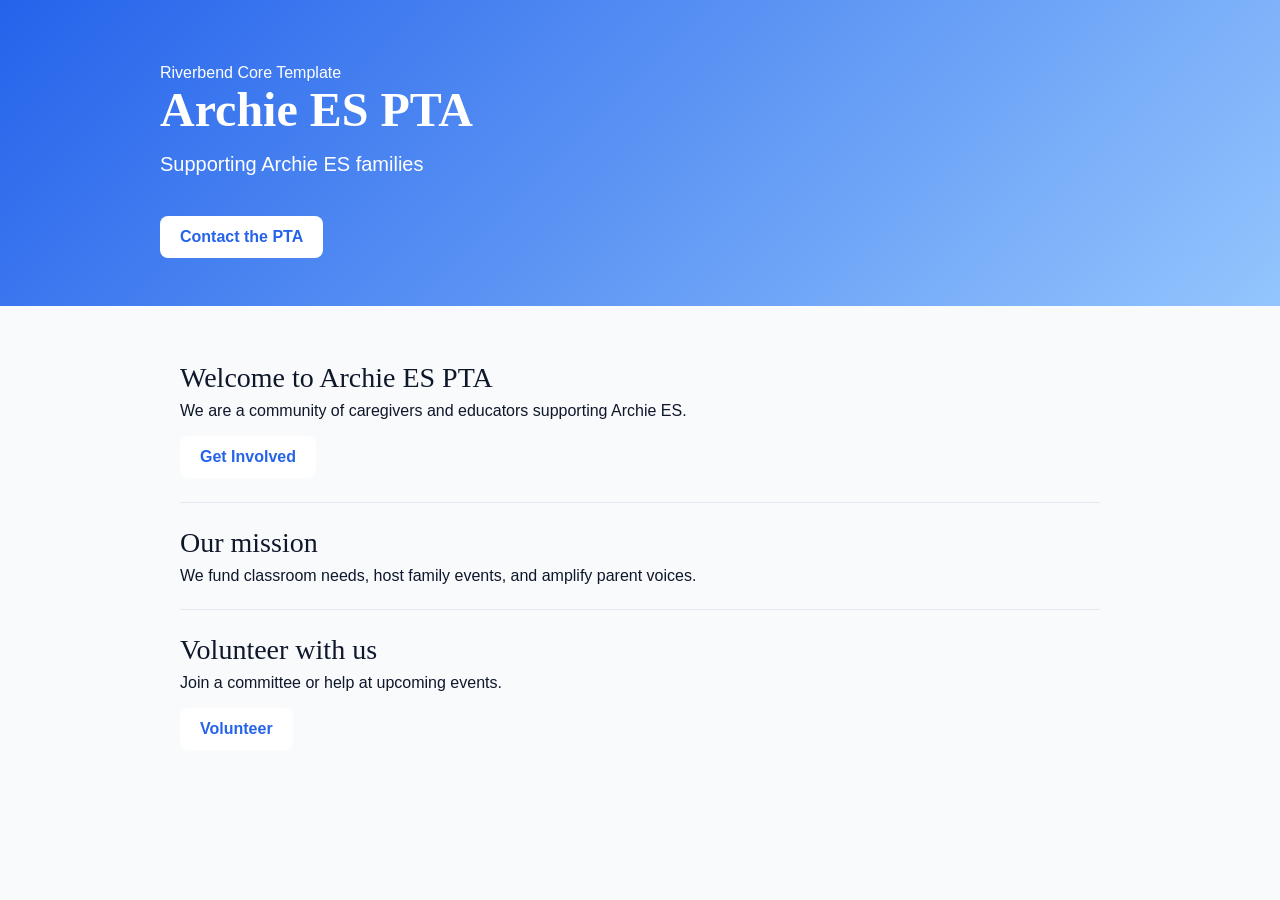
<file: index.html>
<!doctype html>
<html lang="en">
  <head>
    <meta charset="UTF-8" />
    <meta name="viewport" content="width=device-width, initial-scale=1" />
    <title>Archie ES PTA</title>
    <link rel="stylesheet" href="styles.css" />
  </head>
  <body data-template="riverbend_core" data-variant="portal">
    <header>
      <div style="max-width: 960px; margin: 0 auto;">
        <div>Riverbend Core Template</div>
        <h1 class="hero-title">Archie ES PTA</h1>
        <p class="hero-tagline">Supporting Archie ES families</p>
        <a class="cta" href="mailto:hgarg1@umd.edu">Contact the PTA</a>
      </div>
    </header>
    <main>
      
<section>
  <div class="block-title">Welcome to Archie ES PTA</div>
  <div>We are a community of caregivers and educators supporting Archie ES.</div>
  <a class="cta" href="mailto:hgarg1@umd.edu">Get Involved</a>
</section>


<section>
  <div class="block-title">Our mission</div>
  <div>We fund classroom needs, host family events, and amplify parent voices.</div>
  
</section>


<section>
  <div class="block-title">Volunteer with us</div>
  <div>Join a committee or help at upcoming events.</div>
  <a class="cta" href="mailto:hgarg1@umd.edu">Volunteer</a>
</section>

    </main>
    <script src="script.js"></script>
  </body>
</html>
</file>
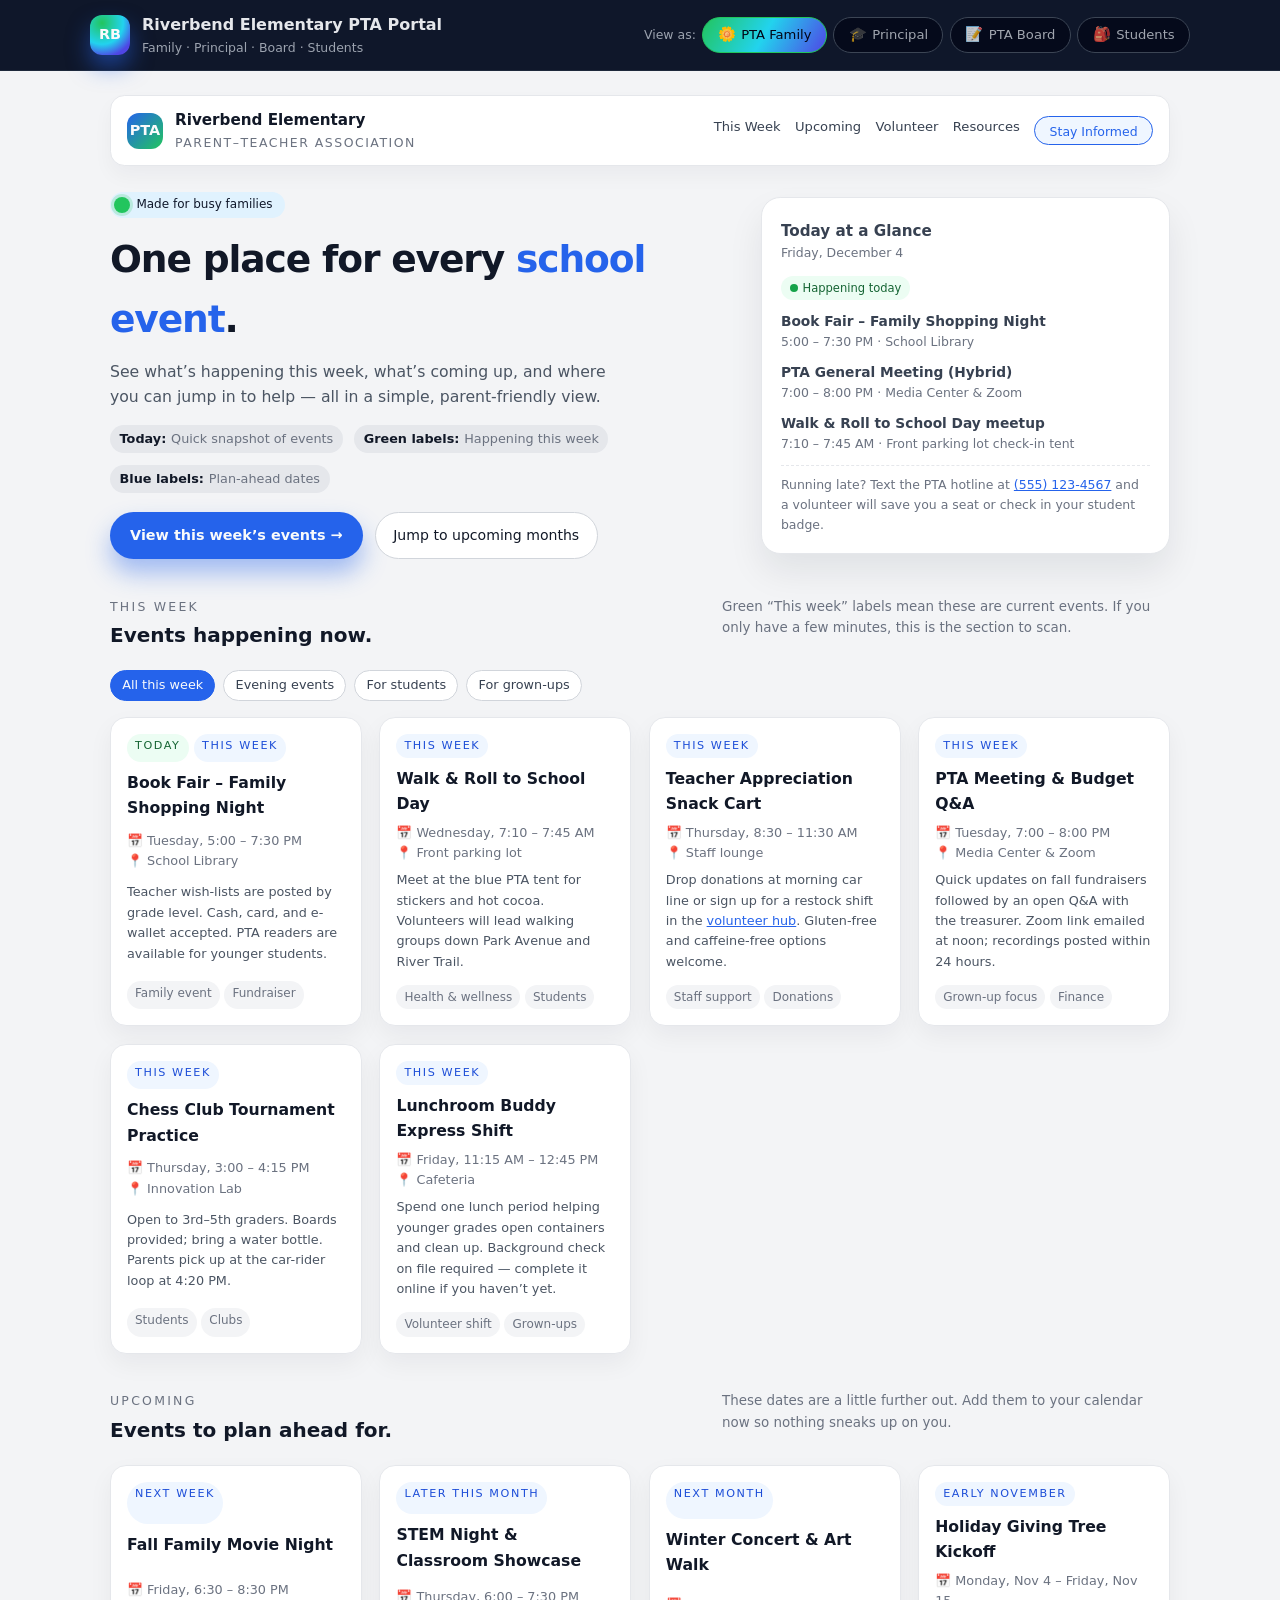
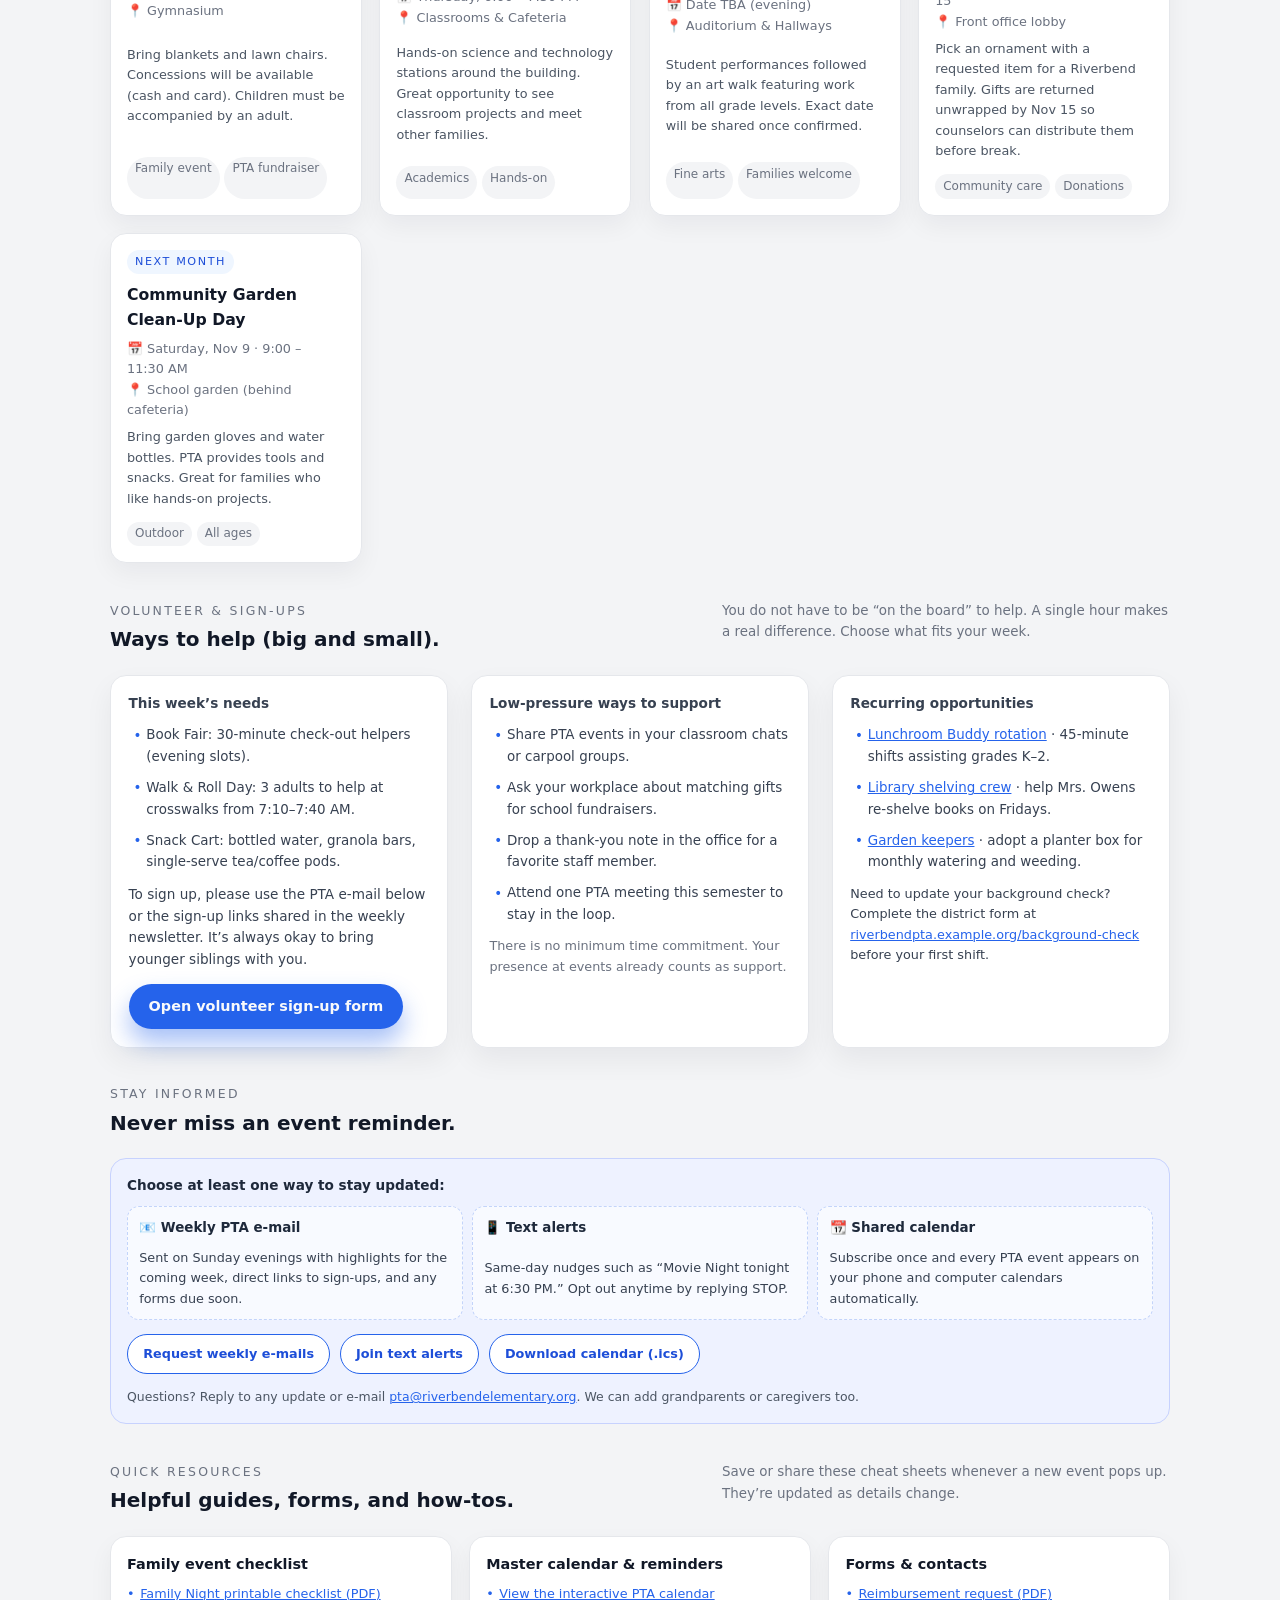
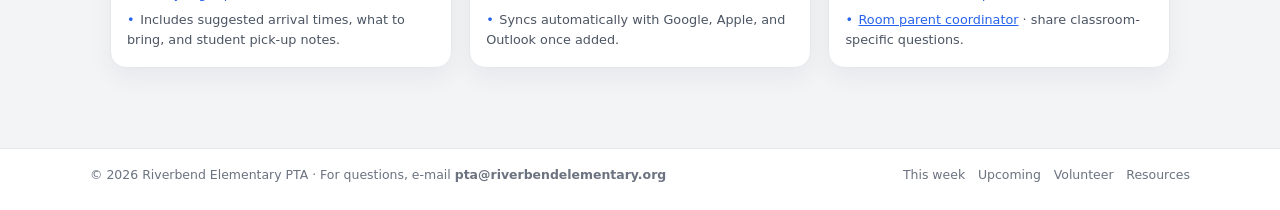
<file: site/index.html>
<!DOCTYPE html>
<html lang="en">
<head>
  <meta charset="UTF-8" />
  <title>Riverbend PTA Portal – Family · Principal · Board · Students</title>
  <meta name="viewport" content="width=device-width, initial-scale=1" />
  <style>
    /* ---------- GLOBAL RESET ---------- */
    *, *::before, *::after {
      box-sizing: border-box;
      margin: 0;
      padding: 0;
    }
    [hidden] {
      display: none !important;
    }
    html {
      scroll-behavior: smooth;
      font-size: clamp(15px, 1.9vw, 16px);
    }
    body {
      font-family: system-ui, -apple-system, BlinkMacSystemFont, "Segoe UI", sans-serif;
      line-height: 1.6;
      -webkit-font-smoothing: antialiased;
      background: #f3f4f6;
      color: #111827;
    }
    body.prevent-scroll {
      overflow: hidden;
    }
    a {
      text-decoration: none;
      color: inherit;
      transition: color 0.2s ease;
    }
    .portal-inline-link {
      color: #2563eb;
      text-decoration: underline;
      text-decoration-thickness: 1px;
    }
    .portal-inline-link:hover {
      color: #1d4ed8;
    }
    a:focus-visible,
    button:focus-visible {
      outline: 3px solid rgba(59, 130, 246, 0.65);
      outline-offset: 2px;
    }
    button {
      font: inherit;
      cursor: pointer;
    }

    /* ---------- ANIMATION HELPERS ---------- */
    @keyframes fade-up {
      from {
        opacity: 0;
        transform: translateY(14px);
      }
      to {
        opacity: 1;
        transform: translateY(0);
      }
    }
    .fade-seq > * {
      opacity: 0;
      animation: fade-up 0.6s ease forwards;
    }
    .fade-seq > *:nth-child(1) {
      animation-delay: 0.05s;
    }
    .fade-seq > *:nth-child(2) {
      animation-delay: 0.12s;
    }
    .fade-seq > *:nth-child(3) {
      animation-delay: 0.19s;
    }
    .fade-seq > *:nth-child(4) {
      animation-delay: 0.26s;
    }
    .fade-seq > *:nth-child(5) {
      animation-delay: 0.33s;
    }
    .fade-seq > *:nth-child(6) {
      animation-delay: 0.4s;
    }
    .fade-seq > *:nth-child(7) {
      animation-delay: 0.47s;
    }
    .fade-seq > *:nth-child(8) {
      animation-delay: 0.54s;
    }
    .fade-seq > *:nth-child(9) {
      animation-delay: 0.61s;
    }
    .fade-seq > *:nth-child(10) {
      animation-delay: 0.68s;
    }
    .card-hover {
      transition: transform 0.24s ease, box-shadow 0.24s ease;
    }
    .card-hover:hover {
      transform: translateY(-4px);
      box-shadow: 0 16px 34px rgba(15, 23, 42, 0.12);
    }
    @media (prefers-reduced-motion: reduce) {
      html {
        scroll-behavior: auto;
      }
      *, *::before, *::after {
        animation-duration: 0.001ms !important;
        animation-iteration-count: 1 !important;
        transition-duration: 0.001ms !important;
        scroll-behavior: auto !important;
      }
      .fade-seq > * {
        opacity: 1 !important;
      }
    }

    /* ---------- PORTAL SHELL ---------- */
    .portal-shell {
      min-height: 100vh;
      display: flex;
      flex-direction: column;
    }

    .portal-header {
      background: #0f172a;
      color: #e5e7eb;
      border-bottom: 1px solid #1e293b;
      padding: 0.75rem 1.25rem;
      position: sticky;
      top: 0;
      z-index: 40;
    }
    .portal-header-inner {
      max-width: 1100px;
      margin: 0 auto;
      display: flex;
      align-items: center;
      justify-content: space-between;
      gap: 1rem;
      flex-wrap: wrap;
    }
    @media (max-width: 560px) {
      .portal-header {
        padding: 0.7rem 1rem;
      }
      .portal-header-inner {
        flex-direction: column;
        align-items: stretch;
        gap: 0.75rem;
      }
      .portal-brand {
        width: 100%;
        justify-content: center;
      }
      .portal-brand-text-main,
      .portal-brand-text-sub {
        text-align: center;
      }
      .portal-toggle-group {
        width: 100%;
        justify-content: center;
        row-gap: 0.35rem;
      }
    }
    .portal-brand {
      display: flex;
      align-items: center;
      gap: 0.75rem;
    }
    .portal-mark {
      width: 40px;
      height: 40px;
      border-radius: 12px;
      background: radial-gradient(circle at 30% 20%, #22c55e, #22d3ee 50%, #4f46e5 80%);
      display: flex;
      align-items: center;
      justify-content: center;
      font-weight: 800;
      font-size: 0.9rem;
      color: #f9fafb;
      box-shadow: 0 12px 22px rgba(37, 99, 235, 0.5);
    }
    .portal-brand-text-main {
      font-weight: 700;
      font-size: 1rem;
    }
    .portal-brand-text-sub {
      font-size: 0.78rem;
      color: #9ca3af;
    }

    .portal-toggle-group {
      display: flex;
      flex-wrap: wrap;
      gap: 0.4rem;
      align-items: center;
    }
    .portal-toggle-label {
      font-size: 0.78rem;
      color: #9ca3af;
    }
    .view-toggle-btn {
      padding: 0.35rem 0.9rem;
      border-radius: 999px;
      border: 1px solid #4b5563;
      background: #020617;
      color: #d1d5db;
      font-size: 0.82rem;
      display: inline-flex;
      align-items: center;
      gap: 0.35rem;
      opacity: 0.75;
      transition: opacity 0.12s ease, border-color 0.12s ease, background 0.12s ease;
    }
    .view-toggle-btn span {
      font-size: 0.9rem;
    }
    .view-toggle-btn.active {
      opacity: 1;
      border-color: #22c55e;
      background: linear-gradient(120deg, #22c55e, #22d3ee, #4f46e5);
      color: #020617;
    }

    .portal-main {
      flex: 1;
    }

    /* ---------- VIEW SWITCHING ---------- */
    .view {
      display: none;
    }
    .view.active {
      display: block;
    }

    /* =========================================================
       FAMILY / PTA MOMS VIEW
       ========================================================= */
    .family-root {
      background: #f3f4f6;
      color: #111827;
    }
    .family-shell {
      max-width: 1100px;
      margin: 0 auto;
      padding: 1.5rem 1.25rem 2.5rem;
    }

    .family-nav {
      background: #ffffff;
      border-radius: 0.9rem;
      padding: 0.8rem 1rem;
      display: flex;
      justify-content: space-between;
      align-items: center;
      gap: 1rem;
      border: 1px solid #e5e7eb;
      box-shadow: 0 10px 20px rgba(15, 23, 42, 0.04);
    }
    .family-nav-left {
      display: flex;
      align-items: center;
      gap: 0.75rem;
    }
    .family-school-mark {
      width: 36px;
      height: 36px;
      border-radius: 12px;
      background: linear-gradient(135deg, #2563eb, #22c55e);
      display: flex;
      align-items: center;
      justify-content: center;
      font-size: 0.9rem;
      font-weight: 700;
      color: #f9fafb;
    }
    .family-school-main {
      font-weight: 700;
      font-size: 0.95rem;
    }
    .family-school-sub {
      font-size: 0.78rem;
      color: #6b7280;
      text-transform: uppercase;
      letter-spacing: 0.12em;
    }
    .family-nav-links {
      display: flex;
      flex-wrap: wrap;
      gap: 0.9rem;
      font-size: 0.82rem;
      color: #374151;
    }
    .family-nav-links a {
      position: relative;
      padding-bottom: 0.12rem;
    }
    .family-nav-links a::after {
      content: "";
      position: absolute;
      left: 0;
      bottom: 0;
      width: 0;
      height: 2px;
      border-radius: 999px;
      background: #2563eb;
      transition: width 0.18s ease;
    }
    .family-nav-links a:hover::after {
      width: 100%;
    }
    .family-nav-pill {
      padding: 0.35rem 0.9rem;
      border-radius: 999px;
      border: 1px solid #2563eb;
      color: #2563eb;
      background: #eff6ff;
      font-size: 0.78rem;
      font-weight: 500;
    }
    @media (max-width: 720px) {
      .family-nav {
        flex-direction: column;
        align-items: flex-start;
      }
      .family-nav-links {
        width: 100%;
        justify-content: space-between;
      }
    }
    @media (max-width: 520px) {
      .family-shell {
        padding: 1.25rem 1rem 2.25rem;
      }
      .family-nav {
        gap: 0.75rem;
        align-items: stretch;
      }
      .family-nav-links {
        flex-direction: column;
        align-items: stretch;
        gap: 0.6rem;
      }
      .family-nav-links a,
      .family-nav-pill {
        width: 100%;
        text-align: center;
      }
      .family-hero-meta {
        justify-content: center;
        text-align: center;
      }
      .family-hero-actions {
        width: 100%;
        justify-content: center;
      }
    }

    .family-hero {
      display: grid;
      grid-template-columns: minmax(0, 1.5fr) minmax(0, 1fr);
      gap: 2.3rem;
      align-items: center;
      margin-top: 1.6rem;
    }
    @media (max-width: 860px) {
      .family-hero {
        grid-template-columns: minmax(0, 1fr);
        text-align: center;
      }
      .family-hero-meta {
        justify-content: center;
      }
      .family-hero-actions {
        justify-content: center;
      }
    }
    @media (max-width: 520px) {
      .family-hero-meta {
        flex-direction: column;
        align-items: center;
      }
    }
    .family-hero-tag {
      display: inline-flex;
      align-items: center;
      gap: 0.4rem;
      padding: 0.2rem 0.8rem 0.2rem 0.25rem;
      border-radius: 999px;
      background: #e0f2fe;
      color: #0f172a;
      font-size: 0.75rem;
      margin-bottom: 0.7rem;
    }
    .family-hero-tag-dot {
      width: 16px;
      height: 16px;
      border-radius: 999px;
      background: #22c55e;
      box-shadow: 0 0 0 3px rgba(34, 197, 94, 0.2);
    }
    .family-hero-title {
      font-size: clamp(1.9rem, 3.1vw, 2.35rem);
      font-weight: 800;
      letter-spacing: -0.03em;
      margin-bottom: 0.6rem;
    }
    .family-hero-title span {
      color: #2563eb;
    }
    .family-hero-sub {
      font-size: 0.98rem;
      color: #4b5563;
      max-width: 32rem;
      margin-bottom: 1rem;
    }
    .family-hero-meta {
      display: flex;
      flex-wrap: wrap;
      gap: 0.7rem;
      font-size: 0.8rem;
      color: #6b7280;
      margin-bottom: 1.2rem;
    }
    .family-hero-meta span {
      display: inline-flex;
      align-items: center;
      gap: 0.3rem;
      padding: 0.25rem 0.6rem;
      border-radius: 999px;
      background: #e5e7eb;
    }
    .family-hero-meta strong {
      color: #111827;
    }
    .family-hero-actions {
      display: flex;
      flex-wrap: wrap;
      gap: 0.75rem;
    }
    .family-btn-primary {
      padding: 0.7rem 1.25rem;
      border-radius: 999px;
      border: none;
      background: #2563eb;
      color: #f9fafb;
      font-weight: 600;
      font-size: 0.9rem;
      display: inline-flex;
      align-items: center;
      gap: 0.4rem;
      box-shadow: 0 14px 25px rgba(37, 99, 235, 0.4);
      transition: transform 0.12s ease, box-shadow 0.12s ease, background 0.12s ease;
    }
    .family-btn-primary:hover {
      background: #1d4ed8;
      transform: translateY(-1px);
      box-shadow: 0 18px 30px rgba(37, 99, 235, 0.5);
    }
    .family-btn-ghost {
      padding: 0.7rem 1.1rem;
      border-radius: 999px;
      border: 1px solid #d1d5db;
      background: #ffffff;
      color: #111827;
      font-weight: 500;
      font-size: 0.88rem;
      display: inline-flex;
      align-items: center;
      gap: 0.4rem;
      transition: background 0.12s ease, border-color 0.12s ease;
    }
    .family-btn-ghost:hover {
      background: #f9fafb;
      border-color: #9ca3af;
    }

    .family-today-card {
      background: #ffffff;
      border-radius: 1.2rem;
      padding: 1.3rem 1.2rem 1.1rem;
      border: 1px solid #e5e7eb;
      box-shadow: 0 18px 35px rgba(15, 23, 42, 0.08);
      font-size: 0.85rem;
      color: #374151;
    }
    .family-today-header {
      display: flex;
      justify-content: space-between;
      align-items: baseline;
      margin-bottom: 0.8rem;
    }
    .family-today-title {
      font-weight: 600;
      font-size: 0.95rem;
    }
    .family-today-date {
      font-size: 0.78rem;
      color: #6b7280;
    }
    .family-today-pill {
      display: inline-flex;
      align-items: center;
      gap: 0.3rem;
      padding: 0.18rem 0.55rem;
      border-radius: 999px;
      background: #ecfdf3;
      color: #166534;
      font-size: 0.72rem;
      margin-bottom: 0.6rem;
    }
    .family-today-pill-dot {
      width: 8px;
      height: 8px;
      border-radius: 999px;
      background: #16a34a;
    }
    .family-today-list {
      list-style: none;
      display: grid;
      gap: 0.55rem;
    }
    .family-today-item-title {
      font-weight: 600;
      font-size: 0.86rem;
    }
    .family-today-item-meta {
      font-size: 0.78rem;
      color: #6b7280;
    }
    .family-today-note {
      font-size: 0.78rem;
      color: #6b7280;
      padding-top: 0.6rem;
      margin-top: 0.7rem;
      border-top: 1px dashed #e5e7eb;
    }

    .family-section {
      margin-top: 2.3rem;
    }
    .family-section-header {
      display: flex;
      justify-content: space-between;
      gap: 1rem;
      align-items: baseline;
      margin-bottom: 1.2rem;
    }
    @media (max-width: 720px) {
      .family-section-header {
        flex-direction: column;
        align-items: flex-start;
      }
    }
    .family-section-kicker {
      font-size: 0.78rem;
      text-transform: uppercase;
      letter-spacing: 0.18em;
      color: #6b7280;
      margin-bottom: 0.15rem;
    }
    .family-section-title {
      font-size: 1.25rem;
      font-weight: 700;
    }
    .family-section-sub {
      font-size: 0.84rem;
      color: #6b7280;
      max-width: 28rem;
    }

    .family-filters {
      display: flex;
      flex-wrap: wrap;
      gap: 0.5rem;
      margin-bottom: 1rem;
      font-size: 0.8rem;
    }
    .family-filter-pill {
      padding: 0.25rem 0.7rem;
      border-radius: 999px;
      border: 1px solid #d1d5db;
      background: #ffffff;
      color: #374151;
    }
    .family-filter-pill.active {
      background: #2563eb;
      border-color: #2563eb;
      color: #f9fafb;
    }

    .family-events-grid {
      display: grid;
      grid-template-columns: repeat(auto-fit, minmax(240px, 1fr));
      gap: 1.1rem;
    }
    .family-event-card {
      background: #ffffff;
      border-radius: 1rem;
      border: 1px solid #e5e7eb;
      padding: 1rem;
      box-shadow: 0 10px 25px rgba(15, 23, 42, 0.05);
      display: grid;
      gap: 0.4rem;
      font-size: 0.82rem;
    }
    .family-event-badges {
      display: flex;
      flex-wrap: wrap;
      gap: 0.35rem;
      font-size: 0.7rem;
      text-transform: uppercase;
      letter-spacing: 0.14em;
      color: #6b7280;
      margin-bottom: 0.1rem;
    }
    .family-event-badge {
      padding: 0.2rem 0.5rem;
      border-radius: 999px;
      background: #eff6ff;
      color: #1d4ed8;
    }
    .family-event-badge--today {
      background: #ecfdf3;
      color: #166534;
    }
    .family-event-title {
      font-size: 0.98rem;
      font-weight: 600;
    }
    .family-event-meta {
      font-size: 0.8rem;
      color: #6b7280;
    }
    .family-event-meta span {
      display: inline-block;
      margin-right: 0.7rem;
    }
    .family-event-note {
      font-size: 0.8rem;
      color: #4b5563;
    }
    .family-event-tags {
      margin-top: 0.4rem;
      display: flex;
      flex-wrap: wrap;
      gap: 0.3rem;
      font-size: 0.75rem;
      color: #6b7280;
    }
    .family-event-tag-pill {
      padding: 0.16rem 0.5rem;
      border-radius: 999px;
      background: #f3f4f6;
    }

    .family-vol-grid {
      display: grid;
      grid-template-columns: repeat(auto-fit, minmax(240px, 1fr));
      gap: 1.4rem;
    }
    .family-vol-card {
      background: #ffffff;
      border-radius: 1rem;
      border: 1px solid #e5e7eb;
      padding: 1.1rem;
      box-shadow: 0 12px 28px rgba(15, 23, 42, 0.06);
      font-size: 0.85rem;
      color: #374151;
    }
    .family-vol-list {
      list-style: none;
      display: grid;
      gap: 0.6rem;
      margin-top: 0.6rem;
      font-size: 0.84rem;
    }
    .family-vol-list li {
      padding-left: 1.1rem;
      position: relative;
    }
    .family-vol-list li::before {
      content: "•";
      position: absolute;
      left: 0.3rem;
      top: 0.02rem;
      color: #2563eb;
    }

    .family-info-card {
      background: #eef2ff;
      border-radius: 1rem;
      padding: 1rem;
      border: 1px solid #c7d2fe;
      font-size: 0.85rem;
      color: #1e293b;
    }
    .family-info-row {
      margin-top: 0.6rem;
      display: grid;
      gap: 0.6rem;
      font-size: 0.84rem;
      grid-template-columns: repeat(auto-fit, minmax(200px, 1fr));
    }
    .family-info-row > div {
      padding: 0.6rem 0.7rem;
      border-radius: 0.75rem;
      background: rgba(255, 255, 255, 0.6);
      border: 1px dashed rgba(37, 99, 235, 0.25);
      display: grid;
      gap: 0.25rem;
    }
    .family-info-actions {
      display: flex;
      flex-wrap: wrap;
      gap: 0.6rem;
      margin-top: 0.9rem;
    }
    .family-link-btn {
      display: inline-flex;
      align-items: center;
      gap: 0.35rem;
      padding: 0.55rem 0.95rem;
      border-radius: 999px;
      border: 1px solid #2563eb;
      background: #ffffff;
      color: #1d4ed8;
      font-size: 0.8rem;
      font-weight: 600;
      transition: transform 0.2s ease, box-shadow 0.2s ease;
      text-decoration: none;
      cursor: pointer;
    }
    .family-link-btn:hover {
      transform: translateY(-1px);
      box-shadow: 0 12px 24px rgba(37, 99, 235, 0.16);
    }
    button.family-link-btn {
      background: #ffffff;
      border: 1px solid #2563eb;
    }
    button.family-link-btn:focus-visible {
      outline: 3px solid rgba(37, 99, 235, 0.45);
      outline-offset: 2px;
    }
    .family-feedback {
      margin-top: 0.75rem;
      padding: 0.6rem 0.8rem;
      border-radius: 0.75rem;
      background: rgba(37, 99, 235, 0.08);
      border: 1px solid rgba(37, 99, 235, 0.25);
      font-size: 0.78rem;
      color: #1d4ed8;
      display: none;
    }
    .family-feedback.is-visible {
      display: block;
    }
    .family-action-drawer {
      position: fixed;
      inset: 0;
      display: grid;
      place-items: center;
      padding: 1.5rem;
      z-index: 70;
      opacity: 0;
      visibility: hidden;
      transition: opacity 0.25s ease;
      overflow-y: auto;
      min-height: 100vh;
    }
    .family-action-drawer.active {
      opacity: 1;
      visibility: visible;
    }
    .family-action-backdrop {
      position: absolute;
      inset: 0;
      background: rgba(15, 23, 42, 0.45);
      backdrop-filter: blur(6px);
    }
    .family-action-panel {
      position: relative;
      width: min(560px, 100%);
      border-radius: 1.5rem;
      border: 1px solid rgba(37, 99, 235, 0.18);
      background: #ffffff;
      box-shadow: 0 30px 60px rgba(15, 23, 42, 0.28);
      padding: 1.6rem;
      display: grid;
      gap: 1.1rem;
      max-height: calc(100vh - 3rem);
      overflow-y: auto;
      scrollbar-gutter: stable;
    }
    .family-action-header {
      display: flex;
      align-items: flex-start;
      justify-content: space-between;
      gap: 1rem;
    }
    .family-action-kicker {
      text-transform: uppercase;
      letter-spacing: 0.18em;
      font-size: 0.72rem;
      color: #2563eb;
      font-weight: 600;
    }
    .family-action-title {
      font-size: 1.35rem;
      font-weight: 700;
      color: #0f172a;
      margin-top: 0.25rem;
    }
    .family-action-close {
      border: none;
      background: rgba(15, 23, 42, 0.08);
      color: #0f172a;
      width: 36px;
      height: 36px;
      border-radius: 999px;
      font-size: 1.3rem;
      line-height: 1;
      display: grid;
      place-items: center;
    }
    .family-action-close:hover {
      background: rgba(37, 99, 235, 0.15);
    }
    .family-action-body {
      display: grid;
      gap: 1rem;
      font-size: 0.9rem;
      color: #0f172a;
    }
    .family-action-form {
      display: grid;
      gap: 0.75rem;
    }
    .family-action-label {
      font-weight: 600;
      font-size: 0.82rem;
      color: #1d4ed8;
    }
    .family-action-input,
    .family-action-textarea {
      width: 100%;
      border: 1px solid rgba(37, 99, 235, 0.25);
      border-radius: 0.85rem;
      padding: 0.6rem 0.8rem;
      font-size: 0.85rem;
      transition: border-color 0.2s ease, box-shadow 0.2s ease;
    }
    .family-action-input:focus,
    .family-action-textarea:focus {
      border-color: #2563eb;
      box-shadow: 0 0 0 3px rgba(37, 99, 235, 0.18);
      outline: none;
    }
    .family-action-textarea {
      resize: vertical;
      min-height: 96px;
    }
    .family-action-primary {
      border: none;
      border-radius: 999px;
      padding: 0.65rem 1.2rem;
      background: linear-gradient(120deg, #2563eb, #22d3ee);
      color: #ffffff;
      font-weight: 600;
      font-size: 0.86rem;
      cursor: pointer;
      transition: transform 0.2s ease, box-shadow 0.2s ease;
    }
    .family-action-primary:hover {
      transform: translateY(-1px);
      box-shadow: 0 18px 36px rgba(37, 99, 235, 0.25);
    }
    .family-action-secondary {
      border: 1px solid rgba(37, 99, 235, 0.35);
      border-radius: 999px;
      padding: 0.6rem 1.05rem;
      background: rgba(37, 99, 235, 0.08);
      color: #1d4ed8;
      font-weight: 600;
      font-size: 0.8rem;
      cursor: pointer;
      transition: background 0.2s ease, border-color 0.2s ease;
      justify-self: start;
    }
    .family-action-secondary:hover {
      background: rgba(37, 99, 235, 0.18);
      border-color: rgba(37, 99, 235, 0.55);
    }
    .family-action-note {
      font-size: 0.78rem;
      color: #475569;
    }
    .family-action-events {
      list-style: none;
      display: grid;
      gap: 0.75rem;
      margin: 0;
      padding: 0;
    }
    .family-action-event {
      border: 1px solid rgba(37, 99, 235, 0.18);
      border-radius: 1rem;
      padding: 0.75rem 1rem;
      background: rgba(37, 99, 235, 0.06);
      display: grid;
      gap: 0.35rem;
      font-size: 0.82rem;
    }
    .family-action-event strong {
      font-size: 0.9rem;
      color: #1e293b;
    }
    .family-action-event span {
      font-size: 0.78rem;
      color: #2563eb;
      font-weight: 600;
    }
    .family-action-event p {
      margin: 0;
      color: #334155;
    }
    .family-action-steps {
      background: rgba(37, 99, 235, 0.08);
      border: 1px solid rgba(37, 99, 235, 0.2);
      border-radius: 1rem;
      padding: 0.9rem 1rem;
      display: grid;
      gap: 0.6rem;
    }
    .family-action-steps h3 {
      font-size: 0.85rem;
      color: #1e293b;
    }
    .family-action-list {
      margin: 0;
      padding-left: 1.1rem;
      display: grid;
      gap: 0.35rem;
      font-size: 0.8rem;
      color: #334155;
    }
    @media (max-width: 640px) {
      .family-action-panel {
        width: 100%;
        border-radius: 1.1rem;
        padding: 1.25rem;
      }
    }
    .family-resource-grid {
      display: grid;
      grid-template-columns: repeat(auto-fit, minmax(220px, 1fr));
      gap: 1.1rem;
      margin-top: 1.1rem;
    }
    .family-resource-card {
      background: #ffffff;
      border-radius: 1rem;
      border: 1px solid #e5e7eb;
      padding: 1rem;
      box-shadow: 0 10px 24px rgba(15, 23, 42, 0.05);
      display: grid;
      gap: 0.5rem;
      font-size: 0.84rem;
    }
    .family-resource-card strong {
      font-size: 0.9rem;
      color: #111827;
    }
    .family-resource-card ul {
      list-style: none;
      display: grid;
      gap: 0.35rem;
      font-size: 0.8rem;
      color: #4b5563;
    }
    .family-resource-card ul li::before {
      content: "•";
      color: #2563eb;
      margin-right: 0.35rem;
    }
    .filtered-out {
      display: none !important;
    }

    .family-footer {
      border-top: 1px solid #e5e7eb;
      background: #ffffff;
      padding: 1rem 1.25rem 1.6rem;
      margin-top: 2.5rem;
      font-size: 0.78rem;
      color: #6b7280;
    }
    .family-footer-inner {
      max-width: 1100px;
      margin: 0 auto;
      display: flex;
      justify-content: space-between;
      gap: 1rem;
      flex-wrap: wrap;
      align-items: center;
    }
    .family-footer-links {
      display: flex;
      flex-wrap: wrap;
      gap: 0.8rem;
    }

    /* =========================================================
       PRINCIPAL / DASHBOARD VIEW
       ========================================================= */
    .principal-root {
      background: #020617;
      color: #e5e7eb;
    }
    .principal-page {
      min-height: 100%;
      display: grid;
      grid-template-columns: 250px minmax(0, 1fr);
    }
    @media (max-width: 900px) {
      .principal-page {
        grid-template-columns: minmax(0, 1fr);
        grid-template-rows: auto 1fr;
      }
    }

    .principal-sidebar {
      background: radial-gradient(circle at 0% 0%, #1d4ed8 0, #020617 55%);
      border-right: 1px solid rgba(30, 64, 175, 0.7);
      padding: 1.4rem 1.1rem;
    }
    @media (max-width: 900px) {
      .principal-sidebar {
        border-right: none;
        border-bottom: 1px solid rgba(30, 64, 175, 0.7);
      }
    }
    .principal-logo {
      width: 42px;
      height: 42px;
      border-radius: 14px;
      background: radial-gradient(circle at 30% 20%, #22c55e, #22d3ee 50%, #4f46e5 80%);
      display: flex;
      align-items: center;
      justify-content: center;
      font-weight: 800;
      font-size: 0.9rem;
      color: #f9fafb;
      box-shadow: 0 18px 30px rgba(37, 99, 235, 0.6);
      margin-bottom: 0.8rem;
    }
    .principal-school-name {
      font-weight: 700;
      font-size: 1rem;
    }
    .principal-role {
      font-size: 0.8rem;
      color: #9ca3af;
      margin-bottom: 1.4rem;
    }
    .principal-sidebar-title {
      font-size: 0.75rem;
      text-transform: uppercase;
      letter-spacing: 0.18em;
      color: #64748b;
      margin: 1.25rem 0 0.5rem;
    }
    .principal-nav-list {
      list-style: none;
      display: grid;
      gap: 0.45rem;
      font-size: 0.85rem;
    }
    .principal-nav-item {
      display: contents;
    }
    .principal-nav-link {
      padding: 0.5rem 0.75rem;
      border-radius: 0.6rem;
      display: flex;
      justify-content: space-between;
      align-items: center;
      gap: 0.8rem;
      width: 100%;
      background: transparent;
      border: 1px solid transparent;
      color: #cbd5f5;
      cursor: pointer;
      font: inherit;
      text-align: left;
      transition: background 0.2s ease, border-color 0.2s ease, color 0.2s ease,
        box-shadow 0.2s ease;
    }
    .principal-nav-link:hover {
      background: rgba(30, 64, 175, 0.22);
      color: #f8fafc;
    }
    .principal-nav-link span:last-child {
      font-size: 0.75rem;
      color: #7c8bb9;
    }
    .principal-nav-link.active {
      background: rgba(15, 23, 42, 0.92);
      border: 1px solid rgba(129, 140, 248, 0.9);
      color: #f8fafc;
      box-shadow: 0 12px 22px rgba(30, 64, 175, 0.45);
    }
    .principal-nav-link.active span:last-child {
      color: #c7d2fe;
    }
    .principal-sidebar-note {
      margin-top: 1.4rem;
      padding: 0.8rem;
      border-radius: 0.75rem;
      border: 1px solid rgba(129, 140, 248, 0.8);
      background: rgba(15, 23, 42, 0.9);
      font-size: 0.8rem;
      color: #c7d2fe;
    }

    .principal-main {
      padding: 1.4rem 1.6rem 1.8rem;
    }
    @media (max-width: 600px) {
      .principal-main {
        padding: 1.1rem 1.1rem 1.6rem;
      }
    }

    .principal-header {
      display: flex;
      justify-content: space-between;
      gap: 1rem;
      align-items: center;
      margin-bottom: 1.2rem;
    }
    @media (max-width: 700px) {
      .principal-header {
        flex-direction: column;
        align-items: flex-start;
      }
    }
    .principal-title-block {
      display: grid;
      gap: 0.25rem;
    }
    .principal-kicker {
      font-size: 0.78rem;
      text-transform: uppercase;
      letter-spacing: 0.2em;
      color: #64748b;
    }
    .principal-title {
      font-size: 1.5rem;
      font-weight: 700;
    }
    .principal-sub {
      font-size: 0.86rem;
      color: #9ca3af;
      max-width: 30rem;
    }
    .principal-controls {
      display: flex;
      flex-wrap: wrap;
      gap: 0.6rem;
      font-size: 0.82rem;
      align-items: center;
      justify-content: flex-end;
    }
    .principal-date-pill {
      padding: 0.25rem 0.7rem;
      border-radius: 999px;
      border: 1px solid rgba(148, 163, 184, 0.7);
      font-size: 0.78rem;
      color: #9ca3af;
    }
    .principal-btn-outline {
      padding: 0.45rem 0.9rem;
      border-radius: 999px;
      border: 1px solid rgba(148, 163, 184, 0.9);
      background: transparent;
      color: #e5e7eb;
    }
    .principal-btn-solid {
      padding: 0.45rem 1rem;
      border-radius: 999px;
      border: none;
      background: linear-gradient(120deg, #22c55e, #22d3ee, #4f46e5);
      color: #020617;
      font-weight: 600;
      box-shadow: 0 16px 30px rgba(37, 99, 235, 0.6);
    }

    .principal-btn-ghost {
      padding: 0.45rem 0.9rem;
      border-radius: 999px;
      border: 1px solid rgba(148, 163, 184, 0.5);
      background: rgba(15, 23, 42, 0.55);
      color: #cbd5f5;
      font-weight: 600;
      transition: background 0.2s ease, border-color 0.2s ease, transform 0.2s ease;
    }
    .principal-btn-ghost:hover {
      background: rgba(51, 65, 85, 0.85);
      border-color: rgba(96, 165, 250, 0.7);
      transform: translateY(-1px);
    }
    .principal-btn-ghost:focus-visible {
      outline: 3px solid rgba(96, 165, 250, 0.5);
      outline-offset: 2px;
    }
    .principal-locked-banner {
      padding: 0.75rem 1rem;
      border-radius: 0.9rem;
      border: 1px solid rgba(96, 165, 250, 0.45);
      background: rgba(37, 99, 235, 0.18);
      color: #bfdbfe;
      font-size: 0.82rem;
      margin-bottom: 1rem;
      display: none;
    }
    .principal-root[data-locked="true"] .principal-locked-banner {
      display: block;
    }
    .principal-root[data-locked="true"] .principal-main > *:not(.principal-locked-banner) {
      filter: blur(6px);
      pointer-events: none;
      user-select: none;
    }
    .principal-access-modal {
      position: fixed;
      inset: 0;
      display: grid;
      place-items: center;
      padding: 1.5rem;
      z-index: 120;
      opacity: 0;
      visibility: hidden;
      transition: opacity 0.28s ease;
      overflow-y: auto;
      min-height: 100vh;
    }
    .principal-access-modal.active {
      opacity: 1;
      visibility: visible;
    }
    .principal-access-backdrop {
      position: absolute;
      inset: 0;
      background: rgba(2, 6, 23, 0.75);
      backdrop-filter: blur(8px);
    }
    .principal-access-dialog {
      position: relative;
      width: min(520px, 100%);
      border-radius: 1.25rem;
      border: 1px solid rgba(148, 163, 184, 0.3);
      background: radial-gradient(circle at top, rgba(59, 130, 246, 0.15), transparent 70%),
        rgba(15, 23, 42, 0.95);
      box-shadow: 0 32px 70px rgba(15, 23, 42, 0.6);
      padding: 1.8rem;
      color: #e5e7eb;
      display: grid;
      gap: 1.2rem;
      max-height: calc(100vh - 3rem);
      overflow-y: auto;
      scrollbar-gutter: stable;
    }
    .principal-access-header {
      display: flex;
      align-items: flex-start;
      justify-content: space-between;
      gap: 1rem;
    }
    .principal-access-kicker {
      text-transform: uppercase;
      letter-spacing: 0.2em;
      font-size: 0.7rem;
      color: #60a5fa;
      font-weight: 600;
    }
    .principal-access-title {
      font-size: 1.4rem;
      font-weight: 700;
    }
    .principal-access-close {
      border: none;
      background: rgba(15, 23, 42, 0.6);
      color: #e5e7eb;
      width: 36px;
      height: 36px;
      border-radius: 999px;
      display: grid;
      place-items: center;
      font-size: 1.2rem;
      line-height: 1;
    }
    .principal-access-close:hover {
      background: rgba(59, 130, 246, 0.35);
    }
    .principal-access-body {
      display: grid;
      gap: 1rem;
    }
    .principal-access-form {
      display: grid;
      gap: 0.75rem;
    }
    .principal-access-label {
      font-size: 0.78rem;
      text-transform: uppercase;
      letter-spacing: 0.16em;
      color: #94a3b8;
      font-weight: 600;
    }
    .principal-access-input {
      width: 100%;
      border-radius: 0.85rem;
      border: 1px solid rgba(148, 163, 184, 0.35);
      background: rgba(15, 23, 42, 0.65);
      color: #f8fafc;
      padding: 0.65rem 0.85rem;
      font-size: 0.88rem;
    }
    .principal-access-input:focus {
      border-color: rgba(96, 165, 250, 0.8);
      outline: none;
      box-shadow: 0 0 0 3px rgba(96, 165, 250, 0.25);
    }
    .principal-access-submit {
      border: none;
      border-radius: 999px;
      padding: 0.65rem 1.1rem;
      background: linear-gradient(135deg, #22d3ee, #60a5fa);
      color: #020617;
      font-weight: 700;
      cursor: pointer;
      display: inline-flex;
      align-items: center;
      justify-content: center;
      gap: 0.4rem;
    }
    .principal-access-submit:hover {
      box-shadow: 0 18px 38px rgba(96, 165, 250, 0.35);
    }
    .principal-access-secondary {
      border-radius: 999px;
      border: 1px solid rgba(148, 163, 184, 0.45);
      background: transparent;
      color: #cbd5f5;
      padding: 0.55rem 1rem;
      font-size: 0.78rem;
      cursor: pointer;
    }
    .principal-access-secondary:hover {
      border-color: rgba(96, 165, 250, 0.65);
      color: #f8fafc;
    }
    .principal-access-hint {
      font-size: 0.72rem;
      color: #94a3b8;
    }
    .principal-access-status {
      border-radius: 0.85rem;
      padding: 0.65rem 0.8rem;
      background: rgba(59, 130, 246, 0.15);
      border: 1px solid rgba(96, 165, 250, 0.45);
      font-size: 0.78rem;
      color: #bfdbfe;
      display: none;
    }
    .principal-access-status.is-visible {
      display: block;
    }
    .principal-access-status.is-visible {
      display: block;
    }
    .principal-access-status.is-error {
      background: rgba(239, 68, 68, 0.2);
      border-color: rgba(248, 113, 113, 0.5);
      color: #fecaca;
    }
    .principal-access-status.is-success {
      background: rgba(16, 185, 129, 0.2);
      border-color: rgba(52, 211, 153, 0.5);
      color: #bbf7d0;
    }
    .principal-reset-section {
      display: grid;
      gap: 1.1rem;
      border-top: 1px solid rgba(148, 163, 184, 0.25);
      padding-top: 1rem;
    }
    .principal-reset-header {
      display: flex;
      justify-content: space-between;
      align-items: flex-start;
      gap: 1rem;
    }
    .principal-reset-header h3 {
      font-size: 1rem;
      margin-bottom: 0.35rem;
    }
    .principal-reset-header p {
      font-size: 0.8rem;
      color: #cbd5f5;
    }
    .principal-reset-steps {
      list-style: none;
      display: grid;
      grid-template-columns: repeat(3, minmax(0, 1fr));
      gap: 0.5rem;
      padding: 0;
      margin: 0;
    }
    @media (max-width: 560px) {
      .principal-reset-steps {
        grid-template-columns: minmax(0, 1fr);
      }
    }
    .principal-reset-steps li {
      text-align: center;
      font-size: 0.68rem;
      letter-spacing: 0.16em;
      text-transform: uppercase;
      padding: 0.55rem 0.4rem;
      border-radius: 0.75rem;
      border: 1px solid rgba(148, 163, 184, 0.3);
      background: rgba(15, 23, 42, 0.65);
      color: #94a3b8;
    }
    .principal-reset-steps li.active {
      border-color: rgba(96, 165, 250, 0.7);
      background: rgba(37, 99, 235, 0.35);
      color: #e0f2fe;
      font-weight: 600;
    }
    .principal-reset-steps li.complete {
      border-color: rgba(16, 185, 129, 0.6);
      background: rgba(16, 185, 129, 0.25);
      color: #bbf7d0;
    }
    .principal-reset-step {
      display: grid;
      gap: 0.75rem;
      font-size: 0.85rem;
      color: #e5e7eb;
    }
    .principal-reset-kit {
      border: 1px dashed rgba(96, 165, 250, 0.6);
      border-radius: 0.85rem;
      padding: 0.75rem;
      display: grid;
      gap: 0.6rem;
      background: rgba(37, 99, 235, 0.12);
    }
    .principal-reset-code {
      font-size: 1.6rem;
      font-weight: 700;
      letter-spacing: 0.28em;
      text-align: center;
    }
    .principal-reset-meta {
      display: flex;
      justify-content: space-between;
      align-items: center;
      flex-wrap: wrap;
      gap: 0.5rem;
      font-size: 0.78rem;
      color: #bfdbfe;
    }
    @media (max-width: 560px) {
      .principal-reset-meta {
        flex-direction: column;
        align-items: flex-start;
      }
    }
    .principal-reset-tip {
      font-size: 0.72rem;
      color: #cbd5f5;
    }
    .principal-reset-success {
      border-radius: 1rem;
      border: 1px solid rgba(16, 185, 129, 0.4);
      background: rgba(16, 185, 129, 0.15);
      padding: 1rem;
      display: grid;
      gap: 0.6rem;
      text-align: center;
    }
    .principal-reset-celebrate {
      font-size: 2.4rem;
    }
    .principal-reset-newpass {
      display: inline-flex;
      align-items: center;
      gap: 0.6rem;
      justify-content: center;
      padding: 0.6rem 0.9rem;
      border-radius: 0.75rem;
      background: rgba(15, 23, 42, 0.35);
      border: 1px solid rgba(148, 163, 184, 0.35);
      font-size: 0.82rem;
      color: #f8fafc;
    }
    .principal-reset-newpass code {
      font-family: "JetBrains Mono", "Fira Code", monospace;
      font-size: 0.9rem;
    }
    @media (max-width: 640px) {
      .principal-access-dialog {
        padding: 1.35rem;
      }
    }
    .principal-small {
      font-size: 0.75rem;
      color: #9ca3af;
    }

    .principal-summary-grid {
      display: grid;
      grid-template-columns: repeat(4, minmax(0, 1fr));
      gap: 1.1rem;
      margin-bottom: 1.6rem;
    }
    @media (max-width: 1024px) {
      .principal-summary-grid {
        grid-template-columns: repeat(2, minmax(0, 1fr));
      }
    }
    @media (max-width: 620px) {
      .principal-summary-grid {
        grid-template-columns: minmax(0, 1fr);
      }
    }
    .principal-summary-card {
      border-radius: 0.9rem;
      padding: 0.8rem 0.85rem;
      background: radial-gradient(circle at 0% 0%, rgba(56, 189, 248, 0.15), transparent 60%),
                  rgba(15, 23, 42, 0.9);
      border: 1px solid rgba(30, 64, 175, 0.8);
      font-size: 0.8rem;
      display: grid;
      gap: 0.15rem;
    }
    .principal-summary-label {
      color: #9ca3af;
      font-size: 0.78rem;
    }
    .principal-summary-value {
      font-size: 1rem;
      font-weight: 700;
    }
    .principal-summary-chip {
      font-size: 0.72rem;
      color: #a5b4fc;
    }
    .principal-summary-bar {
      margin-top: 0.35rem;
      height: 5px;
      border-radius: 999px;
      background: rgba(30, 64, 175, 0.8);
      overflow: hidden;
    }
    .principal-summary-bar-fill {
      height: 100%;
      border-radius: inherit;
      background: linear-gradient(90deg, #22c55e, #22d3ee, #4f46e5);
      width: var(--fill, 50%);
    }

    .principal-grid-2 {
      display: grid;
      grid-template-columns: minmax(0, 1.4fr) minmax(0, 1fr);
      gap: 1.5rem;
      margin-bottom: 1.6rem;
    }
    @media (max-width: 960px) {
      .principal-grid-2 {
        grid-template-columns: minmax(0, 1fr);
      }
    }
    .principal-card {
      border-radius: 1rem;
      background: rgba(15, 23, 42, 0.95);
      border: 1px solid rgba(30, 64, 175, 0.9);
      padding: 0.9rem 0.95rem 1rem;
      font-size: 0.82rem;
    }
    .principal-card-header {
      display: flex;
      justify-content: space-between;
      gap: 0.6rem;
      align-items: baseline;
      margin-bottom: 0.6rem;
    }
    .principal-card-title {
      font-size: 0.9rem;
      font-weight: 600;
    }
    .principal-card-sub {
      font-size: 0.75rem;
      color: #9ca3af;
    }

    .principal-week-load {
      display: grid;
      grid-template-columns: repeat(5, minmax(0, 1fr));
      gap: 0.55rem;
      margin-top: 0.4rem;
    }
    @media (max-width: 640px) {
      .principal-week-load {
        grid-template-columns: repeat(2, minmax(0, 1fr));
      }
    }
    @media (max-width: 420px) {
      .principal-week-load {
        grid-template-columns: minmax(0, 1fr);
      }
    }
    .principal-day-col {
      display: grid;
      gap: 0.25rem;
      justify-items: center;
      font-size: 0.72rem;
      color: #9ca3af;
    }
    .principal-day-bar-wrapper {
      width: 100%;
      height: 80px;
      border-radius: 0.7rem;
      background: rgba(15, 23, 42, 1);
      border: 1px solid rgba(30, 64, 175, 0.8);
      display: flex;
      align-items: flex-end;
      overflow: hidden;
    }
    .principal-day-bar {
      width: 100%;
      background: linear-gradient(180deg, #22c55e, #4f46e5);
      border-radius: inherit;
      height: var(--height, 30%);
    }
    .principal-day-label {
      font-size: 0.68rem;
      text-transform: uppercase;
      letter-spacing: 0.12em;
    }
    .principal-day-count {
      font-size: 0.72rem;
    }

    .principal-coverage-list {
      list-style: none;
      display: grid;
      gap: 0.45rem;
      margin-top: 0.3rem;
    }
    .principal-coverage-item {
      display: flex;
      justify-content: space-between;
      align-items: center;
      gap: 0.5rem;
      font-size: 0.8rem;
    }
    .principal-coverage-label {
      color: #cbd5f5;
    }
    .principal-coverage-meter {
      position: relative;
      width: 38%;
      height: 6px;
      border-radius: 999px;
      background: rgba(15, 23, 42, 1);
      overflow: hidden;
      border: 1px solid rgba(30, 64, 175, 0.9);
    }
    .principal-coverage-fill {
      height: 100%;
      width: var(--fill, 50%);
      background: linear-gradient(90deg, #ef4444, #f97316, #22c55e);
    }
    .principal-coverage-status {
      font-size: 0.76rem;
      color: #9ca3af;
      text-align: right;
      min-width: 80px;
    }

    .principal-checklist {
      list-style: none;
      display: grid;
      gap: 0.4rem;
      margin-top: 0.4rem;
    }
    .principal-checklist li {
      padding-left: 1.4rem;
      position: relative;
    }
    .principal-checklist li::before {
      content: "▹";
      position: absolute;
      left: 0;
      color: #38bdf8;
    }
    .principal-card-link {
      color: #38bdf8;
      text-decoration: underline;
      text-decoration-thickness: 1px;
    }
    .principal-card-link:hover {
      color: #22d3ee;
    }
    .principal-micro-note {
      font-size: 0.72rem;
      color: #94a3b8;
      margin-top: 0.45rem;
    }

    .principal-grid-3 {
      display: grid;
      grid-template-columns: minmax(0, 1.3fr) minmax(0, 1fr);
      gap: 1.5rem;
      margin-bottom: 1.6rem;
    }
    @media (max-width: 900px) {
      .principal-grid-3 {
        grid-template-columns: minmax(0, 1fr);
      }
    }

    .principal-panel {
      display: none;
    }
    .principal-panel.active {
      display: block;
    }
    .principal-full-card {
      margin-bottom: 1.6rem;
    }
    .principal-event-table {
      width: 100%;
      border-collapse: collapse;
      font-size: 0.78rem;
      margin-top: 0.6rem;
    }
    .principal-event-table th,
    .principal-event-table td {
      text-align: left;
      padding: 0.45rem 0.3rem;
      border-bottom: 1px solid rgba(30, 64, 175, 0.7);
    }
    .principal-event-table th {
      font-size: 0.72rem;
      color: #93c5fd;
      letter-spacing: 0.12em;
      text-transform: uppercase;
    }
    .principal-event-table tbody tr:last-child td {
      border-bottom: none;
    }
    .principal-event-table tbody tr.is-hidden {
      display: none;
    }
    .principal-event-pill {
      display: inline-flex;
      align-items: center;
      gap: 0.3rem;
      padding: 0.16rem 0.55rem;
      border-radius: 999px;
      background: rgba(37, 99, 235, 0.25);
      color: #c7d2fe;
      font-size: 0.72rem;
      white-space: nowrap;
    }
    .principal-status-message {
      margin-top: 0.75rem;
      font-size: 0.78rem;
      color: #a5b4fc;
      min-height: 1.1rem;
      opacity: 0;
      transition: opacity 0.25s ease;
    }
    .principal-status-message.is-visible {
      opacity: 1;
    }
    .principal-highlight {
      outline: 2px solid rgba(56, 189, 248, 0.8);
      outline-offset: 3px;
      box-shadow: 0 28px 48px rgba(56, 189, 248, 0.32) !important;
    }
    .principal-inline-note {
      margin-top: 0.55rem;
    }
    .principal-filter-overlay {
      position: fixed;
      inset: 0;
      background: rgba(2, 6, 23, 0.7);
      display: none;
      align-items: center;
      justify-content: center;
      padding: 1.5rem 1.2rem;
      z-index: 70;
      overflow-y: auto;
      min-height: 100vh;
    }
    .principal-filter-overlay.active {
      display: flex;
    }
    .principal-filter-panel {
      background: rgba(15, 23, 42, 0.98);
      border: 1px solid rgba(129, 140, 248, 0.6);
      border-radius: 1rem;
      padding: 1.2rem 1.3rem;
      width: min(480px, 100%);
      color: #e5e7eb;
      box-shadow: 0 32px 60px rgba(15, 23, 42, 0.6);
      max-height: calc(100vh - 3rem);
      overflow-y: auto;
      margin: auto;
      display: grid;
      gap: 1rem;
      scrollbar-gutter: stable;
    }
    .principal-filter-panel h2 {
      font-size: 1rem;
      margin-bottom: 0.6rem;
    }
    #principal-filter-form {
      display: grid;
      gap: 0.9rem;
    }
    .principal-filter-header {
      display: flex;
      justify-content: space-between;
      align-items: center;
      gap: 0.5rem;
      margin-bottom: 0.4rem;
    }
    .principal-filter-close {
      background: none;
      border: 1px solid rgba(148, 163, 184, 0.6);
      color: #cbd5f5;
      border-radius: 999px;
      padding: 0.2rem 0.6rem;
      cursor: pointer;
    }
    .principal-filter-close:hover {
      background: rgba(30, 64, 175, 0.3);
    }
    .principal-filter-group {
      margin-top: 0.8rem;
      display: grid;
      gap: 0.45rem;
    }
    .principal-filter-group legend {
      font-size: 0.78rem;
      color: #94a3b8;
      text-transform: uppercase;
      letter-spacing: 0.14em;
    }
    .principal-filter-options {
      display: flex;
      flex-wrap: wrap;
      gap: 0.55rem;
    }
    .principal-filter-option {
      display: inline-flex;
      align-items: center;
      gap: 0.35rem;
      padding: 0.35rem 0.75rem;
      border-radius: 999px;
      border: 1px solid rgba(129, 140, 248, 0.6);
      background: rgba(30, 41, 59, 0.85);
      font-size: 0.78rem;
    }
    .principal-filter-option input {
      accent-color: #38bdf8;
    }
    .principal-filter-actions {
      display: flex;
      justify-content: flex-end;
      gap: 0.6rem;
      margin-top: 1.1rem;
    }
    .principal-btn-outline.filters-active {
      border-color: rgba(129, 140, 248, 0.9);
      color: #c7d2fe;
    }
    .principal-btn-outline[aria-expanded="true"] {
      background: rgba(30, 64, 175, 0.2);
    }

    .principal-interest-table {
      width: 100%;
      border-collapse: collapse;
      font-size: 0.8rem;
      margin-top: 0.4rem;
    }
    .principal-interest-table th,
    .principal-interest-table td {
      text-align: left;
      padding: 0.35rem 0.25rem;
      border-bottom: 1px solid rgba(30, 64, 175, 0.7);
    }
    .principal-interest-table th {
      font-size: 0.75rem;
      color: #9ca3af;
      text-transform: uppercase;
      letter-spacing: 0.12em;
    }
    .principal-interest-badge {
      font-size: 0.72rem;
      padding: 0.18rem 0.45rem;
      border-radius: 999px;
      border: 1px solid rgba(94, 234, 212, 0.8);
      color: #a5f3fc;
    }

    .principal-risk-list {
      list-style: none;
      display: grid;
      gap: 0.45rem;
      margin-top: 0.35rem;
      font-size: 0.8rem;
    }
    .principal-risk-item {
      padding: 0.5rem 0.55rem;
      border-radius: 0.7rem;
      background: rgba(15, 23, 42, 1);
      border: 1px solid rgba(30, 64, 175, 0.9);
      display: grid;
      gap: 0.1rem;
    }
    .principal-risk-tag-row {
      display: flex;
      justify-content: space-between;
      align-items: baseline;
      font-size: 0.75rem;
      color: #9ca3af;
    }
    .principal-risk-level {
      font-size: 0.72rem;
      padding: 0.15rem 0.45rem;
      border-radius: 999px;
      border: 1px solid;
    }
    .principal-risk-low {
      border-color: #22c55e;
      color: #bbf7d0;
    }
    .principal-risk-med {
      border-color: #f97316;
      color: #fed7aa;
    }
    .principal-risk-high {
      border-color: #ef4444;
      color: #fecaca;
    }
    .principal-risk-text {
      font-size: 0.78rem;
      color: #e5e7eb;
    }

    /* =========================================================
       PTA BOARD VIEW
       ========================================================= */
    .board-root {
      background: #f9fafb;
      color: #111827;
    }
    .board-shell {
      max-width: 1100px;
      margin: 0 auto;
      padding: 1.6rem 1.25rem 2.3rem;
    }
    .board-header {
      display: flex;
      justify-content: space-between;
      gap: 1.5rem;
      align-items: flex-start;
      margin-bottom: 1.7rem;
    }
    @media (max-width: 768px) {
      .board-header {
        flex-direction: column;
      }
    }
    .board-title-block {
      display: grid;
      gap: 0.35rem;
    }
    .board-kicker {
      font-size: 0.78rem;
      text-transform: uppercase;
      letter-spacing: 0.18em;
      color: #6b7280;
    }
    .board-title {
      font-size: 1.4rem;
      font-weight: 700;
    }
    .board-sub {
      font-size: 0.88rem;
      color: #4b5563;
      max-width: 32rem;
    }
    .board-badge {
      display: inline-flex;
      align-items: center;
      gap: 0.35rem;
      padding: 0.28rem 0.75rem;
      border-radius: 999px;
      background: #eef2ff;
      color: #3730a3;
      font-size: 0.78rem;
      border: 1px solid #c7d2fe;
    }
    .board-layout {
      display: grid;
      grid-template-columns: minmax(0, 1.6fr) minmax(0, 1fr);
      gap: 1.5rem;
      margin-bottom: 1.8rem;
    }
    @media (max-width: 900px) {
      .board-layout {
        grid-template-columns: minmax(0, 1fr);
      }
    }
    .board-section-title {
      font-size: 0.95rem;
      font-weight: 600;
      margin-bottom: 0.4rem;
    }
    .board-section-sub {
      font-size: 0.8rem;
      color: #6b7280;
      margin-bottom: 0.9rem;
    }
    .board-officers-grid {
      display: grid;
      grid-template-columns: repeat(auto-fit, minmax(220px, 1fr));
      gap: 1.15rem;
    }
    .board-card {
      background: #ffffff;
      border-radius: 0.9rem;
      padding: 0.9rem;
      border: 1px solid #e5e7eb;
      box-shadow: 0 10px 20px rgba(15, 23, 42, 0.04);
      font-size: 0.82rem;
      display: grid;
      gap: 0.25rem;
    }
    .board-role {
      font-size: 0.75rem;
      text-transform: uppercase;
      letter-spacing: 0.14em;
      color: #6b7280;
    }
    .board-name {
      font-weight: 600;
      font-size: 0.95rem;
    }
    .board-contact {
      font-size: 0.78rem;
      color: #6b7280;
    }
    .board-focus-tags {
      margin-top: 0.3rem;
      display: flex;
      flex-wrap: wrap;
      gap: 0.3rem;
      font-size: 0.75rem;
    }
    .board-tag-pill {
      padding: 0.16rem 0.5rem;
      border-radius: 999px;
      background: #eff6ff;
      color: #1d4ed8;
    }
    .board-meeting-card {
      background: #ffffff;
      border-radius: 1rem;
      padding: 1rem;
      border: 1px solid #e5e7eb;
      box-shadow: 0 10px 25px rgba(15, 23, 42, 0.05);
      font-size: 0.84rem;
      color: #374151;
      display: grid;
      gap: 0.55rem;
      align-self: flex-start;
    }
    .board-meeting-row {
      font-size: 0.82rem;
    }
    .board-meeting-row strong {
      color: #111827;
    }
    .board-meeting-note {
      font-size: 0.78rem;
      color: #6b7280;
    }

    .board-docs-layout {
      display: grid;
      grid-template-columns: minmax(0, 1.4fr) minmax(0, 1fr);
      gap: 1.5rem;
    }
    @media (max-width: 900px) {
      .board-docs-layout {
        grid-template-columns: minmax(0, 1fr);
      }
    }
    .board-table {
      width: 100%;
      border-collapse: collapse;
      font-size: 0.8rem;
      background: #ffffff;
      border-radius: 0.9rem;
      overflow: hidden;
      border: 1px solid #e5e7eb;
      box-shadow: 0 10px 20px rgba(15, 23, 42, 0.04);
    }
    .board-table th,
    .board-table td {
      padding: 0.55rem 0.8rem;
      text-align: left;
      border-bottom: 1px solid #e5e7eb;
    }
    .board-table th {
      font-size: 0.75rem;
      text-transform: uppercase;
      letter-spacing: 0.12em;
      color: #6b7280;
      background: #f9fafb;
    }
    .board-doc-link {
      color: #2563eb;
      text-decoration: underline;
      text-decoration-thickness: 1px;
    }
    .board-doc-link:hover {
      color: #1d4ed8;
    }
    .board-doc-pill {
      display: inline-flex;
      align-items: center;
      gap: 0.25rem;
      padding: 0.16rem 0.5rem;
      border-radius: 999px;
      background: #ecfdf3;
      color: #166534;
      font-size: 0.72rem;
    }
    .board-quick-card {
      background: #eef2ff;
      border-radius: 1rem;
      padding: 0.95rem;
      border: 1px solid #c7d2fe;
      font-size: 0.84rem;
      color: #1e293b;
      display: grid;
      gap: 0.5rem;
    }
    .board-quick-list {
      list-style: none;
      padding-left: 1rem;
      font-size: 0.8rem;
      color: #4b5563;
    }
    .board-quick-list li {
      margin-bottom: 0.25rem;
      position: relative;
    }
    .board-quick-list li::before {
      content: "•";
      position: absolute;
      left: -0.7rem;
      top: 0;
      color: #4f46e5;
    }
    .board-doc-detail {
      background: #ffffff;
      border-radius: 1rem;
      border: 1px solid #e5e7eb;
      padding: 1rem;
      box-shadow: 0 10px 24px rgba(15, 23, 42, 0.05);
      display: grid;
      gap: 0.55rem;
      font-size: 0.84rem;
      color: #374151;
      margin-bottom: 1.2rem;
    }
    .board-doc-detail h3 {
      font-size: 1rem;
      font-weight: 700;
    }
    .board-doc-detail ul {
      list-style: none;
      padding-left: 1.1rem;
      display: grid;
      gap: 0.35rem;
    }
    .board-doc-detail ul li {
      position: relative;
    }
    .board-doc-detail ul li::before {
      content: "–";
      position: absolute;
      left: -0.7rem;
      color: #4b5563;
    }
    .board-resource-grid {
      display: grid;
      grid-template-columns: repeat(auto-fit, minmax(220px, 1fr));
      gap: 1.25rem;
      margin-top: 1.1rem;
    }
    .board-resource-card {
      background: #eef2ff;
      border-radius: 1rem;
      padding: 0.95rem;
      border: 1px solid #c7d2fe;
      font-size: 0.82rem;
      color: #1e293b;
      display: grid;
      gap: 0.45rem;
    }
    .board-resource-card a {
      color: #4f46e5;
      text-decoration: underline;
      text-decoration-thickness: 1px;
    }
    .board-resource-card a:hover {
      color: #312e81;
    }

    /* =========================================================
       STUDENT VIEW
       ========================================================= */
    .student-root {
      background: radial-gradient(circle at top, #e0f2fe 0, #f9fafb 38%, #fef3c7 100%);
      color: #111827;
    }
    .student-shell {
      max-width: 880px;
      margin: 0 auto;
      padding: 1.5rem 1.25rem 2.3rem;
    }
    .student-header {
      text-align: center;
      margin-bottom: 1.5rem;
    }
    .student-kicker {
      font-size: 0.78rem;
      text-transform: uppercase;
      letter-spacing: 0.16em;
      color: #6b7280;
    }
    .student-title {
      font-size: 1.6rem;
      font-weight: 800;
      letter-spacing: -0.04em;
      margin-top: 0.2rem;
    }
    .student-title span {
      color: #2563eb;
    }
    .student-sub {
      font-size: 0.9rem;
      color: #4b5563;
      margin-top: 0.4rem;
    }

    .student-grid {
      display: grid;
      grid-template-columns: repeat(auto-fit, minmax(240px, 1fr));
      gap: 1.2rem;
      margin-bottom: 1.5rem;
    }

    .student-card {
      background: #ffffff;
      border-radius: 1rem;
      padding: 0.9rem 1rem;
      border: 1px solid #e5e7eb;
      box-shadow: 0 10px 25px rgba(15, 23, 42, 0.05);
      font-size: 0.88rem;
    }
    .student-card-title {
      display: inline-flex;
      align-items: center;
      gap: 0.4rem;
      font-size: 0.95rem;
      font-weight: 700;
      margin-bottom: 0.4rem;
    }
    .student-emoji {
      font-size: 1.2rem;
    }
    .student-list {
      list-style: none;
      margin-top: 0.35rem;
      display: grid;
      gap: 0.4rem;
      font-size: 0.86rem;
      color: #374151;
    }
    .student-badge {
      display: inline-flex;
      align-items: center;
      gap: 0.3rem;
      padding: 0.15rem 0.55rem;
      border-radius: 999px;
      font-size: 0.76rem;
      background: #eff6ff;
      color: #1d4ed8;
      margin-left: 0.3rem;
    }
    .student-badge.green {
      background: #ecfdf3;
      color: #166534;
    }

    .student-checklist {
      list-style: none;
      display: grid;
      gap: 0.4rem;
      margin-top: 0.4rem;
      font-size: 0.85rem;
      color: #374151;
    }
    .student-checklist li {
      padding-left: 1.3rem;
      position: relative;
    }
    .student-checklist li::before {
      content: "✓";
      position: absolute;
      left: 0;
      top: 0.02rem;
      color: #16a34a;
      font-size: 0.9rem;
    }

    .student-tips {
      background: #fef9c3;
      border-radius: 1rem;
      padding: 0.9rem 1rem;
      border: 1px solid #facc15;
      font-size: 0.86rem;
      color: #854d0e;
      margin-bottom: 1.4rem;
    }
    .student-tips strong {
      display: block;
      margin-bottom: 0.3rem;
    }
    .student-tips-list {
      list-style: none;
      margin-top: 0.35rem;
      padding-left: 1rem;
    }
    .student-tips-list li {
      margin-bottom: 0.25rem;
      position: relative;
    }
    .student-tips-list li::before {
      content: "★";
      position: absolute;
      left: -0.95rem;
      top: 0;
      font-size: 0.7rem;
    }

    .student-link-grid {
      display: grid;
      grid-template-columns: repeat(auto-fit, minmax(210px, 1fr));
      gap: 1rem;
      margin-top: 1.1rem;
    }
    .student-link-card {
      background: rgba(37, 99, 235, 0.08);
      border-radius: 1rem;
      padding: 0.85rem 1rem;
      border: 1px solid rgba(37, 99, 235, 0.2);
      font-size: 0.84rem;
      color: #1e3a8a;
      display: grid;
      gap: 0.4rem;
    }
    .student-link-card a {
      color: #1d4ed8;
      text-decoration: underline;
      text-decoration-thickness: 2px;
      font-weight: 600;
    }
    .student-link-card a:hover {
      color: #1e40af;
    }

    .student-footer-note {
      text-align: center;
      font-size: 0.8rem;
      color: #6b7280;
      margin-top: 0.8rem;
    }
  </style>
</head>
<body>
  <div class="portal-shell">
    <!-- GLOBAL HEADER -->
    <header class="portal-header">
      <div class="portal-header-inner">
        <div class="portal-brand">
          <div class="portal-mark">RB</div>
          <div>
            <div class="portal-brand-text-main">Riverbend Elementary PTA Portal</div>
            <div class="portal-brand-text-sub">Family · Principal · Board · Students</div>
          </div>
        </div>
        <div class="portal-toggle-group">
          <span class="portal-toggle-label">View as:</span>
          <button class="view-toggle-btn active" data-view-target="family-view">
            <span>🌼</span> PTA Family
          </button>
          <button class="view-toggle-btn" data-view-target="principal-view">
            <span>🎓</span> Principal
          </button>
          <button class="view-toggle-btn" data-view-target="pta-board-view">
            <span>📝</span> PTA Board
          </button>
          <button class="view-toggle-btn" data-view-target="student-view">
            <span>🎒</span> Students
          </button>
        </div>
      </div>
    </header>

    <main class="portal-main">
      <!-- ================= FAMILY VIEW ================= -->
      <section id="family-view" class="view active family-root">
        <div class="family-shell">
          <div class="family-nav">
            <div class="family-nav-left">
              <div class="family-school-mark">PTA</div>
              <div>
                <div class="family-school-main">Riverbend Elementary</div>
                <div class="family-school-sub">Parent–Teacher Association</div>
              </div>
            </div>
            <nav class="family-nav-links">
              <a href="#family-this-week">This Week</a>
              <a href="#family-upcoming">Upcoming</a>
              <a href="#family-volunteer">Volunteer</a>
              <a href="#family-resources">Resources</a>
              <a href="#family-info" class="family-nav-pill">Stay Informed</a>
            </nav>
          </div>

          <section class="family-hero">
            <div>
              <div class="family-hero-tag">
                <div class="family-hero-tag-dot"></div>
                <span>Made for busy families</span>
              </div>
              <h1 class="family-hero-title">
                One place for every <span>school event</span>.
              </h1>
              <p class="family-hero-sub">
                See what’s happening this week, what’s coming up, and where you can jump in to help —
                all in a simple, parent-friendly view.
              </p>
              <div class="family-hero-meta">
                <span><strong>Today:</strong> Quick snapshot of events</span>
                <span><strong>Green labels:</strong> Happening this week</span>
                <span><strong>Blue labels:</strong> Plan-ahead dates</span>
              </div>
              <div class="family-hero-actions">
                <button class="family-btn-primary"
                  onclick="document.getElementById('family-this-week').scrollIntoView({behavior:'smooth'})">
                  View this week’s events →
                </button>
                <button class="family-btn-ghost"
                  onclick="document.getElementById('family-upcoming').scrollIntoView({behavior:'smooth'})">
                  Jump to upcoming months
                </button>
              </div>
            </div>

            <aside class="family-today-card card-hover" aria-label="Today's overview">
              <div class="family-today-header">
                <div>
                  <div class="family-today-title">Today at a Glance</div>
                  <div class="family-today-date" id="family-today-date">Today’s date</div>
                </div>
              </div>
              <div class="family-today-pill">
                <div class="family-today-pill-dot"></div>
                <span>Happening today</span>
              </div>
              <ul class="family-today-list">
                <li>
                  <div class="family-today-item-title">Book Fair – Family Shopping Night</div>
                  <div class="family-today-item-meta">
                    5:00 – 7:30 PM · School Library
                  </div>
                </li>
                <li>
                  <div class="family-today-item-title">PTA General Meeting (Hybrid)</div>
                  <div class="family-today-item-meta">
                    7:00 – 8:00 PM · Media Center &amp; Zoom
                  </div>
                </li>
                <li>
                  <div class="family-today-item-title">Walk &amp; Roll to School Day meetup</div>
                  <div class="family-today-item-meta">
                    7:10 – 7:45 AM · Front parking lot check-in tent
                  </div>
                </li>
              </ul>
              <div class="family-today-note">
                Running late? Text the PTA hotline at <a class="portal-inline-link" href="sms:+15551234567">(555)
                  123-4567</a> and a volunteer will save you a seat or check in your student badge.
              </div>
            </aside>
          </section>

          <section id="family-this-week" class="family-section">
            <div class="family-section-header">
              <div>
                <div class="family-section-kicker">This Week</div>
                <h2 class="family-section-title">Events happening now.</h2>
              </div>
              <p class="family-section-sub">
                Green “This week” labels mean these are current events. If you only have a few minutes,
                this is the section to scan.
              </p>
            </div>

            <div class="family-filters" role="toolbar" aria-label="Filter this week's events">
              <button class="family-filter-pill active" type="button" data-filter="all" aria-pressed="true">
                All this week
              </button>
              <button class="family-filter-pill" type="button" data-filter="evening" aria-pressed="false">
                Evening events
              </button>
              <button class="family-filter-pill" type="button" data-filter="students" aria-pressed="false">
                For students
              </button>
              <button class="family-filter-pill" type="button" data-filter="grownups" aria-pressed="false">
                For grown-ups
              </button>
            </div>



            <div class="family-events-grid fade-seq">
              <article class="family-event-card card-hover" data-categories="evening,families">
                <div class="family-event-badges">
                  <span class="family-event-badge family-event-badge--today">Today</span>
                  <span class="family-event-badge">This week</span>
                </div>
                <h3 class="family-event-title">Book Fair – Family Shopping Night</h3>
                <div class="family-event-meta">
                  <span>📅 Tuesday, 5:00 – 7:30 PM</span>
                  <span>📍 School Library</span>
                </div>
                <p class="family-event-note">
                  Teacher wish-lists are posted by grade level. Cash, card, and e-wallet accepted. PTA readers are
                  available for younger students.
                </p>
                <div class="family-event-tags">
                  <span class="family-event-tag-pill">Family event</span>
                  <span class="family-event-tag-pill">Fundraiser</span>
                </div>
              </article>

              <article class="family-event-card card-hover" data-categories="students,morning">
                <div class="family-event-badges">
                  <span class="family-event-badge">This week</span>
                </div>
                <h3 class="family-event-title">Walk &amp; Roll to School Day</h3>
                <div class="family-event-meta">
                  <span>📅 Wednesday, 7:10 – 7:45 AM</span>
                  <span>📍 Front parking lot</span>
                </div>
                <p class="family-event-note">
                  Meet at the blue PTA tent for stickers and hot cocoa. Volunteers will lead walking groups down Park
                  Avenue and River Trail.
                </p>
                <div class="family-event-tags">
                  <span class="family-event-tag-pill">Health &amp; wellness</span>
                  <span class="family-event-tag-pill">Students</span>
                </div>
              </article>

              <article class="family-event-card card-hover" data-categories="grownups,daytime">
                <div class="family-event-badges">
                  <span class="family-event-badge">This week</span>
                </div>
                <h3 class="family-event-title">Teacher Appreciation Snack Cart</h3>
                <div class="family-event-meta">
                  <span>📅 Thursday, 8:30 – 11:30 AM</span>
                  <span>📍 Staff lounge</span>
                </div>
                <p class="family-event-note">
                  Drop donations at morning car line or sign up for a restock shift in the <a class="portal-inline-link"
                    href="#family-volunteer">volunteer hub</a>. Gluten-free and caffeine-free options welcome.
                </p>
                <div class="family-event-tags">
                  <span class="family-event-tag-pill">Staff support</span>
                  <span class="family-event-tag-pill">Donations</span>
                </div>
              </article>

              <article class="family-event-card card-hover" data-categories="evening,grownups">
                <div class="family-event-badges">
                  <span class="family-event-badge">This week</span>
                </div>
                <h3 class="family-event-title">PTA Meeting &amp; Budget Q&amp;A</h3>
                <div class="family-event-meta">
                  <span>📅 Tuesday, 7:00 – 8:00 PM</span>
                  <span>📍 Media Center &amp; Zoom</span>
                </div>
                <p class="family-event-note">
                  Quick updates on fall fundraisers followed by an open Q&amp;A with the treasurer. Zoom link emailed at
                  noon; recordings posted within 24 hours.
                </p>
                <div class="family-event-tags">
                  <span class="family-event-tag-pill">Grown-up focus</span>
                  <span class="family-event-tag-pill">Finance</span>
                </div>
              </article>

              <article class="family-event-card card-hover" data-categories="students,after-school">
                <div class="family-event-badges">
                  <span class="family-event-badge">This week</span>
                </div>
                <h3 class="family-event-title">Chess Club Tournament Practice</h3>
                <div class="family-event-meta">
                  <span>📅 Thursday, 3:00 – 4:15 PM</span>
                  <span>📍 Innovation Lab</span>
                </div>
                <p class="family-event-note">
                  Open to 3rd–5th graders. Boards provided; bring a water bottle. Parents pick up at the car-rider loop at
                  4:20 PM.
                </p>
                <div class="family-event-tags">
                  <span class="family-event-tag-pill">Students</span>
                  <span class="family-event-tag-pill">Clubs</span>
                </div>
              </article>

              <article class="family-event-card card-hover" data-categories="grownups,daytime">
                <div class="family-event-badges">
                  <span class="family-event-badge">This week</span>
                </div>
                <h3 class="family-event-title">Lunchroom Buddy Express Shift</h3>
                <div class="family-event-meta">
                  <span>📅 Friday, 11:15 AM – 12:45 PM</span>
                  <span>📍 Cafeteria</span>
                </div>
                <p class="family-event-note">
                  Spend one lunch period helping younger grades open containers and clean up. Background check on file
                  required — complete it online if you haven’t yet.
                </p>
                <div class="family-event-tags">
                  <span class="family-event-tag-pill">Volunteer shift</span>
                  <span class="family-event-tag-pill">Grown-ups</span>
                </div>
              </article>
            </div>
          </section>

          <section id="family-upcoming" class="family-section">
            <div class="family-section-header">
              <div>
                <div class="family-section-kicker">Upcoming</div>
                <h2 class="family-section-title">Events to plan ahead for.</h2>
              </div>
              <p class="family-section-sub">
                These dates are a little further out. Add them to your calendar now so nothing sneaks up on you.
              </p>
            </div>

            <div class="family-events-grid fade-seq">
              <article class="family-event-card card-hover">
                <div class="family-event-badges">
                  <span class="family-event-badge">Next week</span>
                </div>
                <h3 class="family-event-title">Fall Family Movie Night</h3>
                <div class="family-event-meta">
                  <span>📅 Friday, 6:30 – 8:30 PM</span>
                  <span>📍 Gymnasium</span>
                </div>
                <p class="family-event-note">
                  Bring blankets and lawn chairs. Concessions will be available (cash and card).
                  Children must be accompanied by an adult.
                </p>
                <div class="family-event-tags">
                  <span class="family-event-tag-pill">Family event</span>
                  <span class="family-event-tag-pill">PTA fundraiser</span>
                </div>
              </article>

              <article class="family-event-card card-hover">
                <div class="family-event-badges">
                  <span class="family-event-badge">Later this month</span>
                </div>
                <h3 class="family-event-title">STEM Night &amp; Classroom Showcase</h3>
                <div class="family-event-meta">
                  <span>📅 Thursday, 6:00 – 7:30 PM</span>
                  <span>📍 Classrooms &amp; Cafeteria</span>
                </div>
                <p class="family-event-note">
                  Hands-on science and technology stations around the building. Great opportunity
                  to see classroom projects and meet other families.
                </p>
                <div class="family-event-tags">
                  <span class="family-event-tag-pill">Academics</span>
                  <span class="family-event-tag-pill">Hands-on</span>
                </div>
              </article>

              <article class="family-event-card card-hover">
                <div class="family-event-badges">
                  <span class="family-event-badge">Next month</span>
                </div>
                <h3 class="family-event-title">Winter Concert &amp; Art Walk</h3>
                <div class="family-event-meta">
                  <span>📅 Date TBA (evening)</span>
                  <span>📍 Auditorium &amp; Hallways</span>
                </div>
                <p class="family-event-note">
                  Student performances followed by an art walk featuring work from all grade levels.
                  Exact date will be shared once confirmed.
                </p>
                <div class="family-event-tags">
                  <span class="family-event-tag-pill">Fine arts</span>
                  <span class="family-event-tag-pill">Families welcome</span>
                </div>
              </article>

              <article class="family-event-card card-hover">
                <div class="family-event-badges">
                  <span class="family-event-badge">Early November</span>
                </div>
                <h3 class="family-event-title">Holiday Giving Tree Kickoff</h3>
                <div class="family-event-meta">
                  <span>📅 Monday, Nov 4 – Friday, Nov 15</span>
                  <span>📍 Front office lobby</span>
                </div>
                <p class="family-event-note">
                  Pick an ornament with a requested item for a Riverbend family. Gifts are returned unwrapped by Nov 15 so
                  counselors can distribute them before break.
                </p>
                <div class="family-event-tags">
                  <span class="family-event-tag-pill">Community care</span>
                  <span class="family-event-tag-pill">Donations</span>
                </div>
              </article>

              <article class="family-event-card card-hover">
                <div class="family-event-badges">
                  <span class="family-event-badge">Next month</span>
                </div>
                <h3 class="family-event-title">Community Garden Clean-Up Day</h3>
                <div class="family-event-meta">
                  <span>📅 Saturday, Nov 9 · 9:00 – 11:30 AM</span>
                  <span>📍 School garden (behind cafeteria)</span>
                </div>
                <p class="family-event-note">
                  Bring garden gloves and water bottles. PTA provides tools and snacks. Great for families who like hands-on
                  projects.
                </p>
                <div class="family-event-tags">
                  <span class="family-event-tag-pill">Outdoor</span>
                  <span class="family-event-tag-pill">All ages</span>
                </div>
              </article>
            </div>
          </section>

          <section id="family-volunteer" class="family-section">
            <div class="family-section-header">
              <div>
                <div class="family-section-kicker">Volunteer &amp; Sign-ups</div>
                <h2 class="family-section-title">Ways to help (big and small).</h2>
              </div>
              <p class="family-section-sub">
                You do not have to be “on the board” to help. A single hour makes a real difference.
                Choose what fits your week.
              </p>
            </div>

            <div class="family-vol-grid fade-seq">
              <div class="family-vol-card card-hover">
                <strong>This week’s needs</strong>
                <ul class="family-vol-list">
                  <li>Book Fair: 30-minute check-out helpers (evening slots).</li>
                  <li>Walk &amp; Roll Day: 3 adults to help at crosswalks from 7:10–7:40 AM.</li>
                  <li>Snack Cart: bottled water, granola bars, single-serve tea/coffee pods.</li>
                </ul>
                <p style="margin-top:0.7rem;">
                  To sign up, please use the PTA e-mail below or the sign-up links shared in the
                  weekly newsletter. It’s always okay to bring younger siblings with you.
                </p>
                <a class="family-btn-primary" style="margin-top:0.8rem;" href="https://riverbendpta.example.org/volunteer-signup"
                  target="_blank" rel="noopener">
                  Open volunteer sign-up form
                </a>
              </div>

              <div class="family-vol-card card-hover">
                <strong>Low-pressure ways to support</strong>
                <ul class="family-vol-list">
                  <li>Share PTA events in your classroom chats or carpool groups.</li>
                  <li>Ask your workplace about matching gifts for school fundraisers.</li>
                  <li>Drop a thank-you note in the office for a favorite staff member.</li>
                  <li>Attend one PTA meeting this semester to stay in the loop.</li>
                </ul>
                <p style="margin-top:0.7rem; font-size:0.8rem; color:#6b7280;">
                  There is no minimum time commitment. Your presence at events already counts as support.
                </p>
              </div>

              <div class="family-vol-card card-hover">
                <strong>Recurring opportunities</strong>
                <ul class="family-vol-list">
                  <li>
                    <a class="portal-inline-link" href="https://riverbendpta.example.org/signup/lunchroom" target="_blank"
                      rel="noopener">Lunchroom Buddy rotation</a> · 45-minute shifts assisting grades K–2.
                  </li>
                  <li>
                    <a class="portal-inline-link" href="https://riverbendpta.example.org/signup/library" target="_blank"
                      rel="noopener">Library shelving crew</a> · help Mrs. Owens re-shelve books on Fridays.
                  </li>
                  <li>
                    <a class="portal-inline-link" href="https://riverbendpta.example.org/signup/garden" target="_blank"
                      rel="noopener">Garden keepers</a> · adopt a planter box for monthly watering and weeding.
                  </li>
                </ul>
                <p style="margin-top:0.7rem; font-size:0.8rem;">
                  Need to update your background check? Complete the district form at
                  <a class="portal-inline-link" href="https://riverbendpta.example.org/background-check" target="_blank"
                    rel="noopener">riverbendpta.example.org/background-check</a> before your first shift.
                </p>
              </div>
            </div>
          </section>

          <section id="family-info" class="family-section">
            <div class="family-section-header">
              <div>
                <div class="family-section-kicker">Stay Informed</div>
                <h2 class="family-section-title">Never miss an event reminder.</h2>
              </div>
            </div>

            <div class="family-info-card card-hover" id="family-info-card">
              <strong>Choose at least one way to stay updated:</strong>
              <div class="family-info-row">
                <div>
                  <strong>📧 Weekly PTA e-mail</strong>
                  <p style="margin-top:0.35rem; font-size:0.8rem; color:#374151;">
                    Sent on Sunday evenings with highlights for the coming week, direct links to sign-ups, and any forms due soon.
                  </p>
                </div>
                <div>
                  <strong>📱 Text alerts</strong>
                  <p style="margin-top:0.35rem; font-size:0.8rem; color:#374151;">
                    Same-day nudges such as “Movie Night tonight at 6:30 PM.” Opt out anytime by replying STOP.
                  </p>
                </div>
                <div>
                  <strong>📆 Shared calendar</strong>
                  <p style="margin-top:0.35rem; font-size:0.8rem; color:#374151;">
                    Subscribe once and every PTA event appears on your phone and computer calendars automatically.
                  </p>
                </div>
              </div>
              <div class="family-info-actions">
                <button class="family-link-btn" type="button" id="family-request-email-btn">
                  Request weekly e-mails
                </button>
                <button class="family-link-btn" type="button" id="family-text-alert-btn">
                  Join text alerts
                </button>
                <button class="family-link-btn" type="button" id="family-calendar-btn">
                  Download calendar (.ics)
                </button>
              </div>
              <div class="family-feedback" id="family-info-feedback" role="status" aria-live="polite" hidden></div>
              <p style="margin-top:0.8rem; font-size:0.78rem; color:#4b5563;">
                Questions? Reply to any update or e-mail <a class="portal-inline-link" href="mailto:pta@riverbendelementary.org">pta@riverbendelementary.org</a>.
                We can add grandparents or caregivers too.
              </p>
            </div>

            <section id="family-resources" class="family-section" aria-label="Family resources and downloads">
              <div class="family-section-header">
                <div>
                  <div class="family-section-kicker">Quick resources</div>
                  <h2 class="family-section-title">Helpful guides, forms, and how-tos.</h2>
                </div>
                <p class="family-section-sub">
                  Save or share these cheat sheets whenever a new event pops up. They’re updated as details change.
                </p>
              </div>

              <div class="family-resource-grid fade-seq">
                <article class="family-resource-card card-hover" id="family-checklist">
                  <strong>Family event checklist</strong>
                  <ul>
                    <li><a class="portal-inline-link" href="https://riverbendpta.example.org/checklists/family-night.pdf" target="_blank" rel="noopener">Family Night printable checklist (PDF)</a></li>
                    <li>Includes suggested arrival times, what to bring, and student pick-up notes.</li>
                  </ul>
                </article>

                <article class="family-resource-card card-hover" id="family-calendar">
                  <strong>Master calendar &amp; reminders</strong>
                  <ul>
                    <li><a class="portal-inline-link" href="https://riverbendpta.example.org/calendar" target="_blank" rel="noopener">View the interactive PTA calendar</a></li>
                    <li>Syncs automatically with Google, Apple, and Outlook once added.</li>
                  </ul>
                </article>

                <article class="family-resource-card card-hover" id="family-forms">
                  <strong>Forms &amp; contacts</strong>
                  <ul>
                    <li><a class="portal-inline-link" href="https://riverbendpta.example.org/forms/reimbursement.pdf" target="_blank" rel="noopener">Reimbursement request (PDF)</a></li>
                    <li><a class="portal-inline-link" href="mailto:roomparents@riverbendpta.example.org">Room parent coordinator</a> · share classroom-specific questions.</li>
                  </ul>
                </article>
              </div>
            </section>
          </section>
        </div>

        <footer class="family-footer">
          <div class="family-footer-inner">
            <div>© <span id="family-year"></span> Riverbend Elementary PTA · For questions, e-mail <strong>pta@riverbendelementary.org</strong></div>
            <div class="family-footer-links">
              <a href="#family-this-week">This week</a>
              <a href="#family-upcoming">Upcoming</a>
              <a href="#family-volunteer">Volunteer</a>
              <a href="#family-resources">Resources</a>
            </div>
          </div>
        </footer>
      </section>

      <!-- ================= PRINCIPAL VIEW ================= -->
      <section id="principal-view" class="view principal-root">
        <div class="principal-page">
          <aside class="principal-sidebar">
            <div class="principal-logo">RB</div>
            <div class="principal-school-name">Riverbend Elementary</div>
            <div class="principal-role">Principal dashboard · PTA events</div>

            <div class="principal-sidebar-title">View</div>
            <ul class="principal-nav-list">
              <li class="principal-nav-item">
                <button type="button" class="principal-nav-link active" data-panel-target="this-week" aria-pressed="true">
                  <span>This week</span>
                  <span>5 events</span>
                </button>
              </li>
              <li class="principal-nav-item">
                <button type="button" class="principal-nav-link" data-panel-target="next-30" aria-pressed="false">
                  <span>Next 30 days</span>
                  <span>12 events</span>
                </button>
              </li>
              <li class="principal-nav-item">
                <button type="button" class="principal-nav-link" data-panel-target="by-grade" aria-pressed="false">
                  <span>By grade level</span>
                  <span>Overview</span>
                </button>
              </li>
            </ul>

            <div class="principal-sidebar-title">Quick checks</div>
            <ul class="principal-nav-list">
              <li class="principal-nav-item">
                <button type="button" class="principal-nav-link" data-panel-force="this-week"
                  data-scroll-target="#principal-volunteer-card" data-highlight-target="#principal-volunteer-card">
                  <span>Volunteer coverage</span>
                  <span>2 low</span>
                </button>
              </li>
              <li class="principal-nav-item">
                <button type="button" class="principal-nav-link" data-panel-force="this-week"
                  data-scroll-target="#principal-events-card" data-filter-timing="evening"
                  data-quick-message="Filtered to evening events for this week.">
                  <span>Evening events</span>
                  <span>3 this week</span>
                </button>
              </li>
              <li class="principal-nav-item">
                <button type="button" class="principal-nav-link" data-panel-force="this-week"
                  data-scroll-target="#principal-load-card" data-highlight-target="#principal-load-card"
                  data-quick-message="Review building load and staffing balance.">
                  <span>Building load</span>
                  <span>Balanced</span>
                </button>
              </li>
            </ul>

            <div class="principal-sidebar-note">
              This dashboard summarizes PTA activity so you can spot busy nights,
              staffing gaps, and parent interest at a glance — without reading every flyer.
            </div>
          </aside>

          <main class="principal-main">
            <div class="principal-locked-banner" id="principal-locked-banner" hidden>
              Principal access required. Enter the password to unlock this view.
            </div>
            <header class="principal-header">
              <div class="principal-title-block">
                <div class="principal-kicker" id="principal-view-kicker">This Week · Snapshot</div>
                <h1 class="principal-title" id="principal-view-title">PTA events and building impact</h1>
                <p class="principal-sub" id="principal-view-sub">
                  Current week overview. Green means comfortably covered, orange needs a second look,
                  red means something may need to move or get extra support.
                </p>
              </div>
              <div class="principal-controls">
                <button class="principal-btn-ghost" type="button" id="principal-manage-access">
                  Manage access
                </button>
                <span class="principal-date-pill" id="principal-date-pill">Week of —</span>
                <button class="principal-btn-outline" type="button" id="principal-filter-btn" aria-expanded="false">
                  Adjust filters
                </button>
                <button class="principal-btn-solid" type="button" id="principal-export-btn">
                  Export snapshot
                </button>
              </div>
            </header>
            <p class="principal-status-message" id="principal-status-message" role="status" aria-live="polite"></p>

            <div class="principal-filter-overlay" id="principal-filter-overlay" hidden>
              <div class="principal-filter-panel" role="dialog" aria-modal="true"
                aria-labelledby="principal-filter-heading">
                <div class="principal-filter-header">
                  <h2 id="principal-filter-heading">Adjust event filters</h2>
                  <button type="button" class="principal-filter-close" id="principal-filter-close">Close</button>
                </div>
                <form id="principal-filter-form">
                  <fieldset class="principal-filter-group">
                    <legend>Focus areas</legend>
                    <div class="principal-filter-options">
                      <label class="principal-filter-option" for="principal-filter-family">
                        <input type="checkbox" id="principal-filter-family" name="focus" value="family" checked />
                        Family events
                      </label>
                      <label class="principal-filter-option" for="principal-filter-staff">
                        <input type="checkbox" id="principal-filter-staff" name="focus" value="staff" checked />
                        Staff support
                      </label>
                      <label class="principal-filter-option" for="principal-filter-students">
                        <input type="checkbox" id="principal-filter-students" name="focus" value="students" checked />
                        Student-facing
                      </label>
                      <label class="principal-filter-option" for="principal-filter-community">
                        <input type="checkbox" id="principal-filter-community" name="focus" value="community" checked />
                        Community / fundraising
                      </label>
                    </div>
                  </fieldset>
                  <fieldset class="principal-filter-group">
                    <legend>Timing</legend>
                    <div class="principal-filter-options">
                      <label class="principal-filter-option" for="principal-filter-morning">
                        <input type="checkbox" id="principal-filter-morning" name="timing" value="morning" checked />
                        Morning
                      </label>
                      <label class="principal-filter-option" for="principal-filter-schoolday">
                        <input type="checkbox" id="principal-filter-schoolday" name="timing" value="schoolday" checked />
                        School day
                      </label>
                      <label class="principal-filter-option" for="principal-filter-evening">
                        <input type="checkbox" id="principal-filter-evening" name="timing" value="evening" checked />
                        Evening
                      </label>
                    </div>
                  </fieldset>
                  <div class="principal-filter-actions">
                    <button type="button" class="principal-btn-outline" id="principal-filter-reset">Reset</button>
                    <button type="submit" class="principal-btn-solid">Apply filters</button>
                  </div>
                </form>
              </div>
            </div>

            <div class="principal-panel active" data-panel="this-week" id="principal-panel-this-week">
              <section class="principal-summary-grid" aria-label="Summary metrics for this week">
              <article class="principal-summary-card card-hover" style="--fill:70%;">
                <div class="principal-summary-label">Total events (Sun–Sat)</div>
                <div class="principal-summary-value">5</div>
                <div class="principal-summary-chip">2 student-facing · 3 family/teacher</div>
                <div class="principal-summary-bar"><div class="principal-summary-bar-fill"></div></div>
              </article>

              <article class="principal-summary-card card-hover" style="--fill:60%;">
                <div class="principal-summary-label">Evening events</div>
                <div class="principal-summary-value">3</div>
                <div class="principal-summary-chip">Within typical range</div>
                <div class="principal-summary-bar"><div class="principal-summary-bar-fill"></div></div>
              </article>

              <article class="principal-summary-card card-hover" style="--fill:45%;">
                <div class="principal-summary-label">Volunteer coverage</div>
                <div class="principal-summary-value">~65%</div>
                <div class="principal-summary-chip">2 events under 50% staffed</div>
                <div class="principal-summary-bar"><div class="principal-summary-bar-fill"></div></div>
              </article>

              <article class="principal-summary-card card-hover" style="--fill:55%;">
                <div class="principal-summary-label">Building load</div>
                <div class="principal-summary-value">Moderate</div>
                <div class="principal-summary-chip">No back-to-back late nights</div>
                <div class="principal-summary-bar"><div class="principal-summary-bar-fill"></div></div>
              </article>
              </section>

              <section class="principal-full-card" aria-label="Detailed list of this week's events">
                <article class="principal-card card-hover" id="principal-events-card">
                  <header class="principal-card-header">
                    <div>
                      <div class="principal-card-title">This week’s event roster</div>
                      <div class="principal-card-sub">Filter to see the events that need your attention.</div>
                    </div>
                    <div class="principal-small" id="principal-events-count">Showing 5 of 5 events</div>
                  </header>

                  <p class="principal-small">
                    Use the filters to focus on student-facing events, staffing needs, or evening commitments.
                  </p>

                  <table class="principal-event-table" id="principal-event-table">
                    <thead>
                      <tr>
                        <th scope="col">Event</th>
                        <th scope="col">When</th>
                        <th scope="col">Focus</th>
                        <th scope="col">Notes</th>
                      </tr>
                    </thead>
                    <tbody>
                      <tr data-focus="family,community" data-timing="evening">
                        <td>Book Fair — Family Night</td>
                        <td>Tue · 5:00 – 7:30 PM</td>
                        <td><span class="principal-event-pill">Family · Fundraiser</span></td>
                        <td>Coverage comfortable — confirm cash box pickup at 4:30 PM.</td>
                      </tr>
                      <tr data-focus="students" data-timing="morning">
                        <td>Walk &amp; Roll to School Day</td>
                        <td>Wed · 7:10 – 7:45 AM</td>
                        <td><span class="principal-event-pill">Student-facing</span></td>
                        <td>Needs two additional crosswalk adults.</td>
                      </tr>
                      <tr data-focus="staff" data-timing="schoolday">
                        <td>Teacher Snack Cart</td>
                        <td>Thu · 8:30 – 11:30 AM</td>
                        <td><span class="principal-event-pill">Staff support</span></td>
                        <td>Check storage space for extra donations arriving Wednesday.</td>
                      </tr>
                      <tr data-focus="students" data-timing="schoolday">
                        <td>Chess Club Tournament Practice</td>
                        <td>Thu · 3:00 – 4:15 PM</td>
                        <td><span class="principal-event-pill">Student enrichment</span></td>
                        <td>Confirm dismissal coverage for car-rider loop at 4:20 PM.</td>
                      </tr>
                      <tr data-focus="family,community" data-timing="evening">
                        <td>PTA Meeting &amp; Budget Q&amp;A</td>
                        <td>Tue · 7:00 – 8:00 PM</td>
                        <td><span class="principal-event-pill">Family · Governance</span></td>
                        <td>Hybrid option open; watch for Zoom chat questions during finance report.</td>
                      </tr>
                    </tbody>
                  </table>

                  <p class="principal-inline-note principal-small">
                    Exporting a snapshot saves these rows so you can share them with APs or office staff.
                  </p>
                </article>
              </section>

              <section class="principal-grid-2">
                <article class="principal-card card-hover" id="principal-load-card" aria-label="Event load by weekday">
                <header class="principal-card-header">
                  <div>
                    <div class="principal-card-title">Event load by weekday</div>
                    <div class="principal-card-sub">
                      Helps avoid overloading the same night each week.
                    </div>
                  </div>
                  <div class="principal-small">This week only</div>
                </header>

                <div class="principal-week-load">
                  <div class="principal-day-col">
                    <div class="principal-day-bar-wrapper">
                      <div class="principal-day-bar" style="--height:35%;"></div>
                    </div>
                    <div class="principal-day-label">Mon</div>
                    <div class="principal-day-count">1 event</div>
                  </div>
                  <div class="principal-day-col">
                    <div class="principal-day-bar-wrapper">
                      <div class="principal-day-bar" style="--height:70%;"></div>
                    </div>
                    <div class="principal-day-label">Tue</div>
                    <div class="principal-day-count">2 events</div>
                  </div>
                  <div class="principal-day-col">
                    <div class="principal-day-bar-wrapper">
                      <div class="principal-day-bar" style="--height:35%;"></div>
                    </div>
                    <div class="principal-day-label">Wed</div>
                    <div class="principal-day-count">1 event</div>
                  </div>
                  <div class="principal-day-col">
                    <div class="principal-day-bar-wrapper">
                      <div class="principal-day-bar" style="--height:35%;"></div>
                    </div>
                    <div class="principal-day-label">Thu</div>
                    <div class="principal-day-count">1 event</div>
                  </div>
                  <div class="principal-day-col">
                    <div class="principal-day-bar-wrapper">
                      <div class="principal-day-bar" style="--height:10%; opacity:0.4;"></div>
                    </div>
                    <div class="principal-day-label">Fri</div>
                    <div class="principal-day-count">0 events</div>
                  </div>
                </div>

                <p class="principal-small" style="margin-top:0.55rem;">
                  Note: Tuesday is the busiest night (PTA Meeting + Book Fair evening). If you see more than
                  3 events on one weekday, consider spacing new requests.
                </p>
              </article>

              <article class="principal-card card-hover" id="principal-volunteer-card" aria-label="Volunteer coverage by event">
                <header class="principal-card-header">
                  <div>
                    <div class="principal-card-title">Volunteer coverage</div>
                    <div class="principal-card-sub">
                      Where the PTA could use extra staff or admin support.
                    </div>
                  </div>
                </header>

                <ul class="principal-coverage-list">
                  <li class="principal-coverage-item">
                    <span class="principal-coverage-label">Book Fair — Family Night</span>
                    <div class="principal-coverage-meter" style="--fill:80%;">
                      <div class="principal-coverage-fill"></div>
                    </div>
                    <span class="principal-coverage-status">Comfortable</span>
                  </li>
                  <li class="principal-coverage-item">
                    <span class="principal-coverage-label">Walk &amp; Roll to School</span>
                    <div class="principal-coverage-meter" style="--fill:45%;">
                      <div class="principal-coverage-fill"></div>
                    </div>
                    <span class="principal-coverage-status">Needs 2 adults</span>
                  </li>
                  <li class="principal-coverage-item">
                    <span class="principal-coverage-label">Teacher Snack Cart</span>
                    <div class="principal-coverage-meter" style="--fill:35%;">
                      <div class="principal-coverage-fill"></div>
                    </div>
                    <span class="principal-coverage-status">Low coverage</span>
                  </li>
                  <li class="principal-coverage-item">
                    <span class="principal-coverage-label">After-school Club Support</span>
                    <div class="principal-coverage-meter" style="--fill:70%;">
                      <div class="principal-coverage-fill"></div>
                    </div>
                    <span class="principal-coverage-status">On track</span>
                  </li>
                </ul>

                <p class="principal-small" style="margin-top:0.6rem;">
                  A quick e-mail or morning announcement from the office often fills the last few
                  volunteer spots faster than another flyer.
                </p>
              </article>
            </section>

              <section class="principal-grid-3" aria-label="Parent interest and scheduling risks">
              <article class="principal-card card-hover">
                <header class="principal-card-header">
                  <div>
                    <div class="principal-card-title">Parent interest (informal signals)</div>
                    <div class="principal-card-sub">
                      Based on RSVP forms, hallway chatter, and PTA feedback — not a formal survey.
                    </div>
                  </div>
                </header>

                <table class="principal-interest-table">
                  <thead>
                    <tr>
                      <th>Event</th>
                      <th>Signal</th>
                      <th>Note</th>
                    </tr>
                  </thead>
                  <tbody>
                    <tr>
                      <td>Fall Family Movie Night</td>
                      <td><span class="principal-interest-badge">High interest</span></td>
                      <td>Lots of “Are we doing this again?” comments.</td>
                    </tr>
                    <tr>
                      <td>PTA General Meeting</td>
                      <td><span class="principal-interest-badge" style="border-color:#f59e0b;color:#fed7aa;">Mixed</span></td>
                      <td>Parents prefer hybrid option &amp; shorter agenda.</td>
                    </tr>
                    <tr>
                      <td>STEM Night</td>
                      <td><span class="principal-interest-badge">High interest</span></td>
                      <td>Teachers &amp; parents excited, kids talk about it.</td>
                    </tr>
                    <tr>
                      <td>Snack Cart Drop-offs</td>
                      <td><span class="principal-interest-badge" style="border-color:#22c55e;color:#bbf7d0;">Steady</span></td>
                      <td>Low lift for families, high impact for staff.</td>
                    </tr>
                  </tbody>
                </table>

                <p class="principal-small" style="margin-top:0.6rem;">
                  High-interest events are good places to pilot new ideas — raffles, community partners,
                  or student showcases — because turnout is already strong.
                </p>
              </article>

              <article class="principal-card card-hover">
                <header class="principal-card-header">
                  <div>
                    <div class="principal-card-title">Scheduling &amp; fatigue watchlist</div>
                    <div class="principal-card-sub">
                      Helps prevent “too many nights at school in a row” for families and staff.
                    </div>
                  </div>
                </header>

                <ul class="principal-risk-list">
                  <li class="principal-risk-item">
                    <div class="principal-risk-tag-row">
                      <span>Tue evening stack</span>
                      <span class="principal-risk-level principal-risk-med">Medium</span>
                    </div>
                    <p class="principal-risk-text">
                      Book Fair evening + PTA Meeting the same night. <br />
                      ✅ Acceptable this week, but keep an eye on similar patterns.
                    </p>
                  </li>
                  <li class="principal-risk-item">
                    <div class="principal-risk-tag-row">
                      <span>Staff bandwidth</span>
                      <span class="principal-risk-level principal-risk-high">Higher</span>
                    </div>
                    <p class="principal-risk-text">
                      Teacher committees also meeting this week. <br />
                      Consider PTO/PTA covering more logistics so staff can leave on time.
                    </p>
                  </li>
                  <li class="principal-risk-item">
                    <div class="principal-risk-tag-row">
                      <span>Family time balance</span>
                      <span class="principal-risk-level principal-risk-low">Low</span>
                    </div>
                    <p class="principal-risk-text">
                      No Friday events and only one late-night this week — good for overall family balance.
                    </p>
                  </li>
                </ul>

                <p class="principal-small" style="margin-top:0.6rem;">
                  If you ever see multiple “Higher” risks in a week, that’s a good trigger to
                  pause new event approvals or ask PTA to regroup on timing.
                </p>
              </article>
            </section>

              <section class="principal-grid-2" aria-label="Action items and communication notes">
                <article class="principal-card card-hover">
                <header class="principal-card-header">
                  <div>
                    <div class="principal-card-title">Action items for the principal</div>
                    <div class="principal-card-sub">Quick wins that keep the week smooth.</div>
                  </div>
                </header>

                <ul class="principal-checklist">
                  <li>
                    Confirm building coverage for <strong>Friday Movie Night</strong> by looping in the evening custodian
                    team (reply-all to <a class="principal-card-link" href="mailto:operations@riverbendpta.example.org">operations@riverbendpta.example.org</a>).
                  </li>
                  <li>
                    Approve PTA table placement in the front lobby so families can check in for <strong>Walk &amp; Roll</strong>
                    and pick up reflective stickers.
                  </li>
                  <li>
                    Record a 30-second <strong>morning announcement shout-out</strong> to staff for the snack cart; PTA will
                    drop the script in your inbox by noon Tuesday.
                  </li>
                </ul>

                <p class="principal-micro-note">
                  Knock these out and volunteers can handle the rest. Each one removes a frequent “Can we get approval?”
                  e-mail.
                </p>
              </article>

              <article class="principal-card card-hover">
                <header class="principal-card-header">
                  <div>
                    <div class="principal-card-title">Communications &amp; facilities notes</div>
                    <div class="principal-card-sub">What the office team should know for newsletters and setups.</div>
                  </div>
                </header>

                <ul class="principal-checklist">
                  <li>
                    Add the <strong>Giving Tree kickoff</strong> to next week’s family newsletter with drop-off instructions and
                    counselor contact info.
                  </li>
                  <li>
                    Ensure <strong>gym floor covering</strong> is scheduled for Movie Night (submit request via
                    <a class="principal-card-link" href="https://district.example.org/facilities" target="_blank" rel="noopener">district facilities portal</a>).
                  </li>
                  <li>
                    Share <strong>bus loop reminder</strong> with staff: Walk &amp; Roll groups will use the main sidewalk so buses
                    should unload 5 minutes early on Wednesday.
                  </li>
                </ul>

                <p class="principal-micro-note">
                  PTA comms lead <a class="principal-card-link" href="mailto:vp.riverbendpta@example.org">vp.riverbendpta@example.org</a>
                  is ready to plug these into templates once you give the thumbs up.
                </p>
                </article>
              </section>
            </div>

            <div class="principal-panel" data-panel="next-30" id="principal-panel-next-30">
              <section class="principal-summary-grid" aria-label="Summary metrics for the next 30 days">
                <article class="principal-summary-card card-hover" style="--fill:65%;">
                  <div class="principal-summary-label">Total PTA touchpoints (30 days)</div>
                  <div class="principal-summary-value">18</div>
                  <div class="principal-summary-chip">7 evening commitments</div>
                  <div class="principal-summary-bar"><div class="principal-summary-bar-fill"></div></div>
                </article>

                <article class="principal-summary-card card-hover" style="--fill:52%;">
                  <div class="principal-summary-label">High-demand nights</div>
                  <div class="principal-summary-value">4</div>
                  <div class="principal-summary-chip">Watch Oct 17 · Nov 1</div>
                  <div class="principal-summary-bar"><div class="principal-summary-bar-fill"></div></div>
                </article>

                <article class="principal-summary-card card-hover" style="--fill:58%;">
                  <div class="principal-summary-label">Volunteer commitments</div>
                  <div class="principal-summary-value">82</div>
                  <div class="principal-summary-chip">Goal: 95 pledged</div>
                  <div class="principal-summary-bar"><div class="principal-summary-bar-fill"></div></div>
                </article>

                <article class="principal-summary-card card-hover" style="--fill:62%;">
                  <div class="principal-summary-label">Budget impact</div>
                  <div class="principal-summary-value">$6.4K</div>
                  <div class="principal-summary-chip">Book Fair + Giving Tree</div>
                  <div class="principal-summary-bar"><div class="principal-summary-bar-fill"></div></div>
                </article>
              </section>

              <section class="principal-grid-2" aria-label="Upcoming calendar and approvals">
                <article class="principal-card card-hover" id="principal-next30-calendar">
                  <header class="principal-card-header">
                    <div>
                      <div class="principal-card-title">Next 30-day calendar highlights</div>
                      <div class="principal-card-sub">Key events that impact building use and staffing.</div>
                    </div>
                  </header>

                  <table class="principal-event-table" id="principal-next30-table">
                    <thead>
                      <tr>
                        <th scope="col">Event</th>
                        <th scope="col">Date &amp; time</th>
                        <th scope="col">Focus</th>
                        <th scope="col">Notes</th>
                      </tr>
                    </thead>
                    <tbody>
                      <tr>
                        <td>STEM Night</td>
                        <td>Thu, Nov 7 · 6:00 – 8:00 PM</td>
                        <td><span class="principal-event-pill">Family · STEM</span></td>
                        <td>Finalize custodial overtime request by Oct 28.</td>
                      </tr>
                      <tr>
                        <td>Community Garden Clean-Up</td>
                        <td>Sat, Nov 9 · 9:00 – 11:30 AM</td>
                        <td><span class="principal-event-pill">Community</span></td>
                        <td>Order mulch delivery for Nov 8 (PTA covers cost).</td>
                      </tr>
                      <tr>
                        <td>Holiday Giving Tree Kickoff</td>
                        <td>Nov 4 – Nov 15</td>
                        <td><span class="principal-event-pill">Community care</span></td>
                        <td>Counselors confirming 12 families receiving support.</td>
                      </tr>
                      <tr>
                        <td>Teacher Conference Meals</td>
                        <td>Nov 18 – Nov 20</td>
                        <td><span class="principal-event-pill">Staff support</span></td>
                        <td>Catering deposit due Nov 8; confirm dietary list.</td>
                      </tr>
                      <tr>
                        <td>Winter Concert Support</td>
                        <td>Tue, Dec 3 · 5:30 – 8:30 PM</td>
                        <td><span class="principal-event-pill">Students &amp; families</span></td>
                        <td>Need ushers + sound volunteer assigned by Nov 20.</td>
                      </tr>
                    </tbody>
                  </table>

                  <p class="principal-small principal-inline-note">
                    Dates include district non-school days so you can plan custodial coverage and HVAC schedules.
                  </p>
                </article>

                <article class="principal-card card-hover">
                  <header class="principal-card-header">
                    <div>
                      <div class="principal-card-title">Upcoming approvals &amp; deadlines</div>
                      <div class="principal-card-sub">Handle these early to avoid last-minute scrambles.</div>
                    </div>
                  </header>

                  <ul class="principal-checklist">
                    <li>Approve STEM Night vendor list (electric + robotics) by <strong>Oct 18</strong>.</li>
                    <li>Confirm gym access for the <strong>Nov 9 Garden Clean-Up</strong> rain plan.</li>
                    <li>Sign updated facilities agreement for <strong>Winter Concert</strong> stage lighting by Oct 30.</li>
                    <li>Review PTA reimbursement batch scheduled for <strong>Nov 12</strong> (Book Fair expenses).</li>
                  </ul>

                  <p class="principal-micro-note">
                    Once these approvals are logged, PTA officers can finalize communication and volunteer pushes.
                  </p>
                </article>
              </section>

              <section class="principal-grid-2" aria-label="Logistics and volunteer planning for next 30 days">
                <article class="principal-card card-hover">
                  <header class="principal-card-header">
                    <div>
                      <div class="principal-card-title">Logistics watchlist (30 days)</div>
                      <div class="principal-card-sub">Spot friction points before they become emergencies.</div>
                    </div>
                  </header>

                  <ul class="principal-risk-list">
                    <li class="principal-risk-item">
                      <div class="principal-risk-tag-row">
                        <span>STEM Night exhibits</span>
                        <span class="principal-risk-level principal-risk-med">Medium</span>
                      </div>
                      <p class="principal-risk-text">Need final electricity map from vendors — PTA following up by Oct 21.</p>
                    </li>
                    <li class="principal-risk-item">
                      <div class="principal-risk-tag-row">
                        <span>Giving Tree storage</span>
                        <span class="principal-risk-level principal-risk-low">Low</span>
                      </div>
                      <p class="principal-risk-text">Stage closet reserved; request custodial key access for counselors.</p>
                    </li>
                    <li class="principal-risk-item">
                      <div class="principal-risk-tag-row">
                        <span>Winter concert load-out</span>
                        <span class="principal-risk-level principal-risk-med">Medium</span>
                      </div>
                      <p class="principal-risk-text">Coordinate custodians for chair reset by 8:30 PM on Dec 3.</p>
                    </li>
                  </ul>

                  <p class="principal-small principal-inline-note">
                    Invite AP Turner to the Nov 1 planning check-in so decisions can be made on the spot.
                  </p>
                </article>

                <article class="principal-card card-hover">
                  <header class="principal-card-header">
                    <div>
                      <div class="principal-card-title">Volunteer pipeline</div>
                      <div class="principal-card-sub">Where PTA still needs a principal signal boost.</div>
                    </div>
                  </header>

                  <ul class="principal-checklist">
                    <li><strong>STEM Night</strong> — 6 of 10 classroom hosts confirmed; highlight during staff meeting.</li>
                    <li><strong>Conference Meals</strong> — catering covered, but need 4 dessert drop-offs (ask 4th grade families).</li>
                    <li><strong>Garden Clean-Up</strong> — scouts partnering; principal shout-out could add family turnout.</li>
                    <li><strong>Winter Concert</strong> — seek 2 bilingual greeters for newcomer families.</li>
                  </ul>

                  <p class="principal-micro-note">
                    A single paragraph in the Sunday family message typically fills these remaining slots.</p>
                </article>
              </section>
            </div>

            <div class="principal-panel" data-panel="by-grade" id="principal-panel-by-grade">
              <section class="principal-summary-grid" aria-label="Summary metrics by grade level">
                <article class="principal-summary-card card-hover" style="--fill:68%;">
                  <div class="principal-summary-label">Grades engaged this month</div>
                  <div class="principal-summary-value">6</div>
                  <div class="principal-summary-chip">Every grade has an event touchpoint</div>
                  <div class="principal-summary-bar"><div class="principal-summary-bar-fill"></div></div>
                </article>

                <article class="principal-summary-card card-hover" style="--fill:54%;">
                  <div class="principal-summary-label">Highest need grade</div>
                  <div class="principal-summary-value">3rd grade</div>
                  <div class="principal-summary-chip">STEM presenters running low</div>
                  <div class="principal-summary-bar"><div class="principal-summary-bar-fill"></div></div>
                </article>

                <article class="principal-summary-card card-hover" style="--fill:60%;">
                  <div class="principal-summary-label">Shared opportunities</div>
                  <div class="principal-summary-value">4</div>
                  <div class="principal-summary-chip">Cross-grade family events</div>
                  <div class="principal-summary-bar"><div class="principal-summary-bar-fill"></div></div>
                </article>

                <article class="principal-summary-card card-hover" style="--fill:48%;">
                  <div class="principal-summary-label">Open classroom requests</div>
                  <div class="principal-summary-value">8</div>
                  <div class="principal-summary-chip">Focus on K–1 classroom support</div>
                  <div class="principal-summary-bar"><div class="principal-summary-bar-fill"></div></div>
                </article>
              </section>

              <section class="principal-grid-2" aria-label="Grade-level focus overview">
                <article class="principal-card card-hover" id="principal-grade-table-card">
                  <header class="principal-card-header">
                    <div>
                      <div class="principal-card-title">Grade-level spotlights</div>
                      <div class="principal-card-sub">Where PTA is partnering directly with each grade.</div>
                    </div>
                  </header>

                  <table class="principal-event-table" id="principal-grade-table">
                    <thead>
                      <tr>
                        <th scope="col">Grade</th>
                        <th scope="col">Upcoming highlight</th>
                        <th scope="col">PTA lead</th>
                        <th scope="col">Notes</th>
                      </tr>
                    </thead>
                    <tbody>
                      <tr>
                        <td>K</td>
                        <td>Playground refresh helpers · Oct 18</td>
                        <td>Volunteer Chair</td>
                        <td>Need 2 more adults for paint touch-ups.</td>
                      </tr>
                      <tr>
                        <td>1st</td>
                        <td>Reading Buddies kickoff · Oct 24</td>
                        <td>Teacher Liaison</td>
                        <td>Principal welcome video requested for families.</td>
                      </tr>
                      <tr>
                        <td>2nd</td>
                        <td>Science lab docents · Oct 30</td>
                        <td>STEM Night Lead</td>
                        <td>Safety glasses inventory complete; confirm parent training slides.</td>
                      </tr>
                      <tr>
                        <td>3rd</td>
                        <td>STEM Night presenters · Nov 7</td>
                        <td>VP Programs</td>
                        <td>Short 3 presenters — ask classroom teachers for referrals.</td>
                      </tr>
                      <tr>
                        <td>4th</td>
                        <td>Walk &amp; Roll route leaders · Nov 6</td>
                        <td>Safety Chair</td>
                        <td>Staffing strong; send thank-you note post-event.</td>
                      </tr>
                      <tr>
                        <td>5th</td>
                        <td>Safety patrol breakfast · Nov 15</td>
                        <td>Treasurer</td>
                        <td>Awaiting principal approval for early cafeteria access.</td>
                      </tr>
                    </tbody>
                  </table>
                </article>

                <article class="principal-card card-hover">
                  <header class="principal-card-header">
                    <div>
                      <div class="principal-card-title">Support requests by grade</div>
                      <div class="principal-card-sub">Quick wins that remove classroom friction.</div>
                    </div>
                  </header>

                  <ul class="principal-checklist">
                    <li><strong>K</strong> — request 2 lunch buddies for Oct 23 (introduce car-line volunteers).</li>
                    <li><strong>1st</strong> — need Spanish translation of Reading Buddies flyer.</li>
                    <li><strong>2nd</strong> — confirm science lab doors unlocked by 7:45 AM on Oct 30.</li>
                    <li><strong>3rd</strong> — principal shout-out in newsletter for STEM presenters.</li>
                    <li><strong>5th</strong> — approve PA system use for safety patrol breakfast announcements.</li>
                  </ul>

                  <p class="principal-micro-note">
                    These items align with SIP goals around literacy and family engagement — easy wins to highlight in reports.
                  </p>
                </article>
              </section>

              <section class="principal-grid-2" aria-label="Cross-grade opportunities and family engagement">
                <article class="principal-card card-hover">
                  <header class="principal-card-header">
                    <div>
                      <div class="principal-card-title">Cross-grade opportunities</div>
                      <div class="principal-card-sub">Pair older helpers with younger grades for stronger turnout.</div>
                    </div>
                  </header>

                  <ul class="principal-checklist">
                    <li><strong>Buddy reading</strong> — 5th grade can rotate through 1st grade classes during conference week.</li>
                    <li><strong>Garden clean-up</strong> — Suggest 2nd + 4th grade combo teams for tool sharing.</li>
                    <li><strong>Spirit assemblies</strong> — Invite 3rd grade to host November assembly with student council.</li>
                    <li><strong>STEM Night welcome crew</strong> — pair kindergarten families with 5th grade ambassadors.</li>
                  </ul>

                  <p class="principal-micro-note">
                    Announce these pairings during the Oct 21 staff huddle so teachers can prep students.</p>
                </article>

                <article class="principal-card card-hover">
                  <header class="principal-card-header">
                    <div>
                      <div class="principal-card-title">Family engagement notes</div>
                      <div class="principal-card-sub">Signals from grade-level liaisons and PTA feedback forms.</div>
                    </div>
                  </header>

                  <ul class="principal-checklist">
                    <li>3rd grade families asking for more hands-on STEM previews — PTA filming lab teaser.</li>
                    <li>1st grade prefer earlier volunteer sign-ups; send November sheet by Oct 15.</li>
                    <li>5th grade parents offered to lead secondary transition Q&amp;A in December.</li>
                    <li>Kindergarten appreciates clear parking instructions; share map again week of Oct 16.</li>
                  </ul>

                  <p class="principal-micro-note">
                    Sharing these quick notes in your staff newsletter keeps teachers aligned with PTA messaging.</p>
                </article>
              </section>
            </div>
          </main>
        </div>
      </section>

      <!-- ================= PTA BOARD VIEW ================= -->
      <section id="pta-board-view" class="view board-root">
        <div class="board-shell">
          <header class="board-header">
            <div class="board-title-block">
              <div class="board-kicker">PTA Leadership</div>
              <h1 class="board-title">Board, meetings, and key documents.</h1>
              <p class="board-sub">
                A clear overview of who’s serving this year, when the board meets,
                and where to find bylaws and minutes — so families always know
                how decisions are made.
              </p>
            </div>
            <div>
              <div class="board-badge">
                ✅ Transparent · Organized · Parent-led
              </div>
            </div>
          </header>

          <section class="board-layout">
            <div>
              <h2 class="board-section-title">2024–2025 PTA Board</h2>
              <p class="board-section-sub">
                All positions are volunteer roles. You can contact any officer with questions
                or ideas — they’re here to represent families and support the school.
              </p>

              <div class="board-officers-grid fade-seq">
                <article class="board-card card-hover">
                  <div class="board-role">President</div>
                  <div class="board-name">Alex Johnson</div>
                  <div class="board-contact">📧 president.riverbendpta@example.org</div>
                  <div class="board-focus-tags">
                    <span class="board-tag-pill">Agenda &amp; priorities</span>
                    <span class="board-tag-pill">Principal liaison</span>
                  </div>
                </article>

                <article class="board-card card-hover">
                  <div class="board-role">Vice President</div>
                  <div class="board-name">Maria Lopez</div>
                  <div class="board-contact">📧 vp.riverbendpta@example.org</div>
                  <div class="board-focus-tags">
                    <span class="board-tag-pill">Events support</span>
                    <span class="board-tag-pill">Volunteer teams</span>
                  </div>
                </article>

                <article class="board-card card-hover">
                  <div class="board-role">Treasurer</div>
                  <div class="board-name">Jordan Kim</div>
                  <div class="board-contact">📧 treasurer.riverbendpta@example.org</div>
                  <div class="board-focus-tags">
                    <span class="board-tag-pill">Budget &amp; reports</span>
                    <span class="board-tag-pill">Fundraisers</span>
                  </div>
                </article>

                <article class="board-card card-hover">
                  <div class="board-role">Secretary</div>
                  <div class="board-name">Priya Patel</div>
                  <div class="board-contact">📧 secretary.riverbendpta@example.org</div>
                  <div class="board-focus-tags">
                    <span class="board-tag-pill">Minutes</span>
                    <span class="board-tag-pill">Bylaws &amp; records</span>
                  </div>
                </article>

                <article class="board-card card-hover">
                  <div class="board-role">Volunteer Chair</div>
                  <div class="board-name">Taylor Brooks</div>
                  <div class="board-contact">📧 volunteers.riverbendpta@example.org</div>
                  <div class="board-focus-tags">
                    <span class="board-tag-pill">Sign-ups</span>
                    <span class="board-tag-pill">Room parents</span>
                  </div>
                </article>

                <article class="board-card card-hover">
                  <div class="board-role">Teacher Liaison</div>
                  <div class="board-name">Ms. Lacey Reed</div>
                  <div class="board-contact">📧 lacey.reed@riverbendpta.example.org</div>
                  <div class="board-focus-tags">
                    <span class="board-tag-pill">Staff voice</span>
                    <span class="board-tag-pill">Classroom needs</span>
                  </div>
                </article>

                <article class="board-card card-hover">
                  <div class="board-role">Fundraising Chair</div>
                  <div class="board-name">Chris Alvarez</div>
                  <div class="board-contact">📧 fundraising.riverbendpta@example.org</div>
                  <div class="board-focus-tags">
                    <span class="board-tag-pill">Community partners</span>
                    <span class="board-tag-pill">Grants</span>
                  </div>
                </article>
              </div>
            </div>

            <aside class="board-meeting-card card-hover">
              <h2 class="board-section-title">Board meetings</h2>
              <div class="board-meeting-row">
                <strong>Schedule:</strong> 1st Tuesday of each month, 6:30–8:00 PM
              </div>
              <div class="board-meeting-row">
                <strong>Location:</strong> Media Center (hybrid option via Zoom when noted)
              </div>
              <div class="board-meeting-row">
                <strong>Who may attend:</strong> All interested parents, guardians, staff, and community members.
              </div>
              <p class="board-meeting-note">
                Time is reserved at the start of each meeting for questions and ideas from families.
                You do not need to be a “member” to listen in.
              </p>
            </aside>
          </section>

          <section class="board-docs-layout">
            <div>
              <h2 class="board-section-title">Bylaws &amp; key documents</h2>
              <p class="board-section-sub">
                These documents guide how the PTA operates. For official copies, please contact the Secretary.
              </p>

              <table class="board-table">
                <thead>
                  <tr>
                    <th>Document</th>
                    <th>Last updated</th>
                    <th>Type</th>
                  </tr>
                </thead>
                <tbody>
                  <tr>
                    <td><a href="#doc-bylaws" class="board-doc-link">PTA Bylaws (current)</a></td>
                    <td>August 2024</td>
                    <td><span class="board-doc-pill">Bylaws</span></td>
                  </tr>
                  <tr>
                    <td><a href="#doc-budget" class="board-doc-link">2024–2025 Budget Overview</a></td>
                    <td>September 2024</td>
                    <td><span class="board-doc-pill">Finance</span></td>
                  </tr>
                  <tr>
                    <td><a href="#doc-minutes-sept" class="board-doc-link">September Meeting Minutes</a></td>
                    <td>September 10, 2024</td>
                    <td><span class="board-doc-pill">Minutes</span></td>
                  </tr>
                  <tr>
                    <td><a href="#doc-minutes-oct" class="board-doc-link">October Meeting Minutes</a></td>
                    <td>October 8, 2024</td>
                    <td><span class="board-doc-pill">Minutes</span></td>
                  </tr>
                  <tr>
                    <td><a href="#doc-audit" class="board-doc-link">Annual Financial Review Summary</a></td>
                    <td>July 2024</td>
                    <td><span class="board-doc-pill">Finance</span></td>
                  </tr>
                  <tr>
                    <td><a href="#doc-volunteer-handbook" class="board-doc-link">Volunteer Handbook</a></td>
                    <td>October 2024</td>
                    <td><span class="board-doc-pill">Reference</span></td>
                  </tr>
                </tbody>
              </table>

              <div class="board-doc-detail card-hover" id="doc-bylaws">
                <h3>PTA Bylaws (current)</h3>
                <p>Defines officer roles, meeting procedures, and how funds are approved.</p>
                <ul>
                  <li>Download: <a class="portal-inline-link" href="https://riverbendpta.example.org/docs/bylaws.pdf" target="_blank" rel="noopener">bylaws.pdf</a></li>
                  <li>Summary one-pager for quick reference: <a class="portal-inline-link" href="https://riverbendpta.example.org/docs/bylaws-cheatsheet.pdf" target="_blank" rel="noopener">cheatsheet</a></li>
                </ul>
              </div>

              <div class="board-doc-detail card-hover" id="doc-budget">
                <h3>2024–2025 Budget Overview</h3>
                <p>Shows projected income and expenses by category along with year-to-date actuals.</p>
                <ul>
                  <li>View spreadsheet: <a class="portal-inline-link" href="https://riverbendpta.example.org/docs/budget.xlsx" target="_blank" rel="noopener">budget.xlsx</a></li>
                  <li>Questions? E-mail <a class="portal-inline-link" href="mailto:treasurer.riverbendpta@example.org">treasurer.riverbendpta@example.org</a></li>
                </ul>
              </div>

              <div class="board-doc-detail card-hover" id="doc-minutes-sept">
                <h3>September Meeting Minutes</h3>
                <p>Approved during the October board meeting.</p>
                <ul>
                  <li>Download minutes: <a class="portal-inline-link" href="https://riverbendpta.example.org/docs/minutes-sept.pdf" target="_blank" rel="noopener">minutes-sept.pdf</a></li>
                  <li>Key votes: Movie Night budget increase, STEM Night co-lead approval.</li>
                </ul>
              </div>

              <div class="board-doc-detail card-hover" id="doc-minutes-oct">
                <h3>October Meeting Minutes</h3>
                <p>Draft shared for transparency; official approval happens at the November meeting.</p>
                <ul>
                  <li>Draft minutes: <a class="portal-inline-link" href="https://riverbendpta.example.org/docs/minutes-oct-draft.pdf" target="_blank" rel="noopener">minutes-oct-draft.pdf</a></li>
                  <li>Includes volunteer recognition list and fundraising progress chart.</li>
                </ul>
              </div>

              <div class="board-doc-detail card-hover" id="doc-audit">
                <h3>Annual Financial Review Summary</h3>
                <p>Independent audit verifying that income and expenses matched bank statements for 2023–2024.</p>
                <ul>
                  <li>Summary PDF: <a class="portal-inline-link" href="https://riverbendpta.example.org/docs/financial-review.pdf" target="_blank" rel="noopener">financial-review.pdf</a></li>
                  <li>Contact the audit committee at <a class="portal-inline-link" href="mailto:audit@riverbendpta.example.org">audit@riverbendpta.example.org</a></li>
                </ul>
              </div>

              <div class="board-doc-detail card-hover" id="doc-volunteer-handbook">
                <h3>Volunteer Handbook</h3>
                <p>A quick guide for new volunteers covering sign-in procedures, background checks, and event expectations.</p>
                <ul>
                  <li>Handbook PDF: <a class="portal-inline-link" href="https://riverbendpta.example.org/docs/volunteer-handbook.pdf" target="_blank" rel="noopener">volunteer-handbook.pdf</a></li>
                  <li>Printed copies available in the front office near the PTA mailbox.</li>
                </ul>
              </div>
            </div>

            <aside class="board-quick-card card-hover">
              <h2 class="board-section-title">How families can get involved in decisions</h2>
              <ul class="board-quick-list">
                <li>Attend at least one board or general meeting this year to see how things work.</li>
                <li>E-mail the President or any officer if you have a concern or idea for an event.</li>
                <li>Review bylaws and budget summary before the annual voting meeting.</li>
                <li>Join a short-term committee (for example, Movie Night, STEM Night, Book Fair).</li>
              </ul>
              <p style="font-size:0.78rem; color:#4b5563;">
                The goal is for PTA decisions to feel open, understandable, and collaborative —
                never like they’re happening “behind closed doors.”
              </p>
            </aside>
          </section>

          <section class="board-section" aria-label="PTA resource library" style="margin-top:2rem;">
            <h2 class="board-section-title">Resource library for board &amp; committee leads</h2>
            <p class="board-section-sub">
              These quick links keep everyone on the same page — share them with committee co-leads and room parents.
            </p>

            <div class="board-resource-grid fade-seq">
              <article class="board-resource-card card-hover">
                <strong>Grants &amp; sponsorship tracker</strong>
                <p>Live spreadsheet of pending business partnerships, district grants, and deadlines.</p>
                <a href="https://riverbendpta.example.org/resources/grants-tracker" target="_blank" rel="noopener">Open tracker</a>
              </article>

              <article class="board-resource-card card-hover">
                <strong>Communications toolkit</strong>
                <p>Templates for flyers, social posts, and morning announcements. Includes brand colors and logos.</p>
                <a href="https://riverbendpta.example.org/resources/comms-kit.zip" target="_blank" rel="noopener">Download toolkit</a>
              </article>

              <article class="board-resource-card card-hover">
                <strong>Room parent starter pack</strong>
                <p>Sample e-mails, budget request form, and timeline for fall and spring classroom events.</p>
                <a href="https://riverbendpta.example.org/resources/room-parent-pack.pdf" target="_blank" rel="noopener">View starter pack</a>
              </article>
            </div>
          </section>
        </div>
      </section>

      <!-- ================= STUDENT VIEW ================= -->
      <section id="student-view" class="view student-root">
        <div class="student-shell">
          <header class="student-header">
            <div class="student-kicker">For Students</div>
            <h1 class="student-title">
              What’s happening at <span>our school</span> this week? 🎉
            </h1>
            <p class="student-sub">
              This page is just for you. See the fun stuff that’s coming up and how you can join in.
            </p>
          </header>

          <section class="student-grid fade-seq">
            <article class="student-card card-hover">
              <div class="student-card-title">
                <span class="student-emoji">📅</span>
                This week’s fun things
              </div>
              <ul class="student-list">
                <li>
                  <strong>Book Fair Night</strong>
                  <span class="student-badge green">Today</span>
                  <br />
                  Come to the library with your grown-ups to look at books.
                  You can help pick classroom books from your teacher’s wish list.
                </li>
                <li>
                  <strong>Walk &amp; Roll to School</strong>
                  <span class="student-badge">Morning</span>
                  <br />
                  Meet other students and walk in together from the front parking lot.
                  Scooters and strollers are okay — just listen to the helpers.
                </li>
                <li>
                  <strong>Teacher Snack Cart</strong>
                  <br />
                  The PTA is surprising teachers with snacks.
                  If you see the cart, you can say “Thanks for teaching us!” 🧃
                </li>
                <li>
                  <strong>Chess Club Practice</strong>
                  <span class="student-badge">After school</span>
                  <br />
                  Meet in the Innovation Lab on Thursday. Bring a water bottle and practice matches your best moves.
                </li>
                <li>
                  <strong>Spirit Wear Friday</strong>
                  <span class="student-badge">All day</span>
                  <br />
                  Wear your Riverbend colors or favorite school shirt to earn house points for your class.
                </li>
              </ul>
            </article>

            <article class="student-card card-hover">
              <div class="student-card-title">
                <span class="student-emoji">👀</span>
                Coming up soon
              </div>
              <ul class="student-list">
                <li>
                  <strong>Family Movie Night</strong>
                  <br />
                  Wear comfy clothes, bring a blanket, and watch a movie in the gym.
                  You must come with a grown-up.
                </li>
                <li>
                  <strong>STEM Night</strong>
                  <br />
                  Try science and tech stations around the school.
                  You can show your family the projects you’ve been working on.
                </li>
                <li>
                  <strong>Winter Concert &amp; Art Walk</strong>
                  <br />
                  Sing, play instruments, or show your artwork on the walls.
                  Dates will be announced in class and here.
                </li>
                <li>
                  <strong>Holiday Giving Tree</strong>
                  <br />
                  Choose an ornament with a wish list item to help a Riverbend family. Bring gifts back by November 15.
                </li>
                <li>
                  <strong>Garden Clean-Up Day</strong>
                  <br />
                  Help plant bulbs and pull weeds with your family on Saturday, November 9. Gloves provided!
                </li>
              </ul>
            </article>

            <article class="student-card card-hover">
              <div class="student-card-title">
                <span class="student-emoji">✅</span>
                Before you go
              </div>
              <ul class="student-checklist">
                <li>Ask a grown-up who is picking you up after the event and where to meet them.</li>
                <li>Pack a labeled water bottle and jacket in case the gym or playground feels chilly.</li>
                <li>Charge your Chromebook if you need it for STEM Night stations or homework afterward.</li>
              </ul>
              <p style="margin-top:0.6rem; font-size:0.82rem; color:#4b5563;">
                Need help? Use the <a class="portal-inline-link" href="https://riverbendpta.example.org/students/help" target="_blank" rel="noopener">student help form</a>
                and a counselor or PTA volunteer will follow up.
              </p>
            </article>
          </section>

          <section class="student-tips card-hover">
            <strong>How to be ready for events ⭐</strong>
            <ul class="student-tips-list">
              <li>Ask your grown-up which events you might go to this week.</li>
              <li>Check what you should wear (comfy clothes, school spirit shirt, etc.).</li>
              <li>If you’re nervous, bring a friend or ask a teacher where to go.</li>
              <li>Say “thank you” to the helpers — most of them are parents volunteering their time.</li>
              <li>Pack a small snack or water bottle if the event happens right after school.</li>
              <li>Look at the weather so you know if you need a jacket or umbrella.</li>
            </ul>
          </section>

          <div class="student-link-grid fade-seq">
            <article class="student-link-card card-hover">
              <strong>Morning announcements replay</strong>
              <p>Catch up if you missed the news crew. New episodes post by 4:00 PM each day.</p>
              <a href="https://riverbendpta.example.org/students/announcements" target="_blank" rel="noopener">Listen online</a>
            </article>

            <article class="student-link-card card-hover">
              <strong>Clubs &amp; activities schedule</strong>
              <p>See which clubs meet on which days plus pick-up locations for families.</p>
              <a href="https://riverbendpta.example.org/students/clubs" target="_blank" rel="noopener">View schedule</a>
            </article>

            <article class="student-link-card card-hover">
              <strong>Spirit wear shop</strong>
              <p>Order school shirts and hoodies so you’re ready for Spirit Fridays.</p>
              <a href="https://riverbendpta.example.org/shop" target="_blank" rel="noopener">Visit the shop</a>
            </article>
          </div>

          <p class="student-footer-note">
            If you’re not sure about any event, just ask your teacher or grown-up and they can
            check the family page for more details. 💬
          </p>
        </div>
      </section>
    </main>
  </div>

  <div class="family-action-drawer" id="family-action-drawer" hidden>
    <div class="family-action-backdrop" id="family-action-backdrop"></div>
    <div class="family-action-panel" role="dialog" aria-modal="true" aria-labelledby="family-action-title">
      <header class="family-action-header">
        <div>
          <div class="family-action-kicker">Stay in the loop</div>
          <h2 class="family-action-title" id="family-action-title">PTA updates</h2>
        </div>
        <button type="button" class="family-action-close" id="family-action-close" aria-label="Close">
          ×
        </button>
      </header>
      <div class="family-action-body" id="family-action-body"></div>
    </div>
  </div>

  <div class="principal-access-modal" id="principal-access-modal" hidden>
    <div class="principal-access-backdrop" id="principal-access-backdrop"></div>
    <div class="principal-access-dialog" role="dialog" aria-modal="true" aria-labelledby="principal-access-title">
      <header class="principal-access-header">
        <div>
          <div class="principal-access-kicker">Principal only</div>
          <h2 class="principal-access-title" id="principal-access-title">Unlock the dashboard</h2>
        </div>
        <button type="button" class="principal-access-close" id="principal-access-close" aria-label="Close">
          ×
        </button>
      </header>
      <div class="principal-access-body">
        <form id="principal-login-form" class="principal-access-form">
          <label class="principal-access-label" for="principal-password-input">Access password</label>
          <input type="password" id="principal-password-input" class="principal-access-input" autocomplete="current-password"
            required placeholder="Enter password" />
          <button type="submit" class="principal-access-submit">Unlock dashboard</button>
          <button type="button" class="principal-access-secondary" id="principal-open-reset">
            Forgot or reset password
          </button>
          <p class="principal-access-hint">Unlocking keeps this tab active for four hours on this device.</p>
        </form>
        <div class="principal-access-status" id="principal-access-status" role="alert" aria-live="assertive"></div>

        <section id="principal-reset-section" class="principal-reset-section" hidden aria-labelledby="principal-reset-heading">
          <header class="principal-reset-header">
            <div>
              <div class="principal-reset-kicker">Secure reset</div>
              <h3 id="principal-reset-heading">Generate a new access password</h3>
              <p>Create a recovery kit, verify the code, then set a brand-new password.</p>
            </div>
            <button type="button" class="principal-access-secondary" id="principal-reset-back">
              Back to sign-in
            </button>
          </header>
          <ol class="principal-reset-steps" id="principal-reset-steps">
            <li class="active" data-step="kit">1. Recovery kit</li>
            <li data-step="verify">2. Verify code</li>
            <li data-step="set">3. New password</li>
          </ol>
          <div class="principal-reset-flow">
            <div class="principal-reset-step" data-step="kit" id="principal-reset-kit-step">
              <p>
                Generate a one-time recovery kit that you can screenshot or copy. Share it with your assistant principal so the
                dashboard is never locked out.
              </p>
              <button type="button" class="principal-access-submit" id="principal-reset-generate">
                Create recovery kit
              </button>
              <div class="principal-reset-kit" id="principal-reset-kit" hidden>
                <div class="principal-reset-code" id="principal-reset-code" aria-live="polite"></div>
                <div class="principal-reset-meta">
                  <span id="principal-reset-countdown">Expires in 15:00</span>
                  <button type="button" class="principal-access-secondary" id="principal-reset-copy">Copy code</button>
                </div>
                <p class="principal-reset-tip">We also saved this code locally so you can finish the reset without leaving the
                  page.</p>
              </div>
            </div>
            <form class="principal-reset-step" data-step="verify" id="principal-reset-verify-step" hidden>
              <label class="principal-access-label" for="principal-reset-code-input">Enter the 6-digit recovery code</label>
              <input type="text" inputmode="numeric" pattern="\d{6}" maxlength="6" minlength="6"
                class="principal-access-input" id="principal-reset-code-input" placeholder="Example: 204819" required />
              <button type="submit" class="principal-access-submit">Verify code</button>
            </form>
            <form class="principal-reset-step" data-step="set" id="principal-reset-set-step" hidden>
              <label class="principal-access-label" for="principal-reset-password">New password</label>
              <input type="password" id="principal-reset-password" class="principal-access-input" autocomplete="new-password"
                required placeholder="Create new password" />
              <label class="principal-access-label" for="principal-reset-confirm">Confirm new password</label>
              <input type="password" id="principal-reset-confirm" class="principal-access-input" autocomplete="new-password"
                required placeholder="Re-enter password" />
              <p class="principal-access-hint">Use at least 8 characters with a mix of letters, numbers, and a symbol.</p>
              <button type="submit" class="principal-access-submit">Save new password</button>
            </form>
            <div class="principal-reset-success" id="principal-reset-success" hidden>
              <div class="principal-reset-celebrate" aria-hidden="true">🎉</div>
              <h4>Password updated!</h4>
              <p>Your new password is active immediately. We’ve cleared the old recovery kit for security.</p>
              <div class="principal-reset-newpass" id="principal-reset-newpass" hidden>
                <span>New password:</span>
                <code id="principal-reset-newpass-text"></code>
                <button type="button" class="principal-access-secondary" id="principal-reset-newpass-copy">Copy</button>
              </div>
              <button type="button" class="principal-access-submit" id="principal-reset-finish">Return to sign-in</button>
            </div>
          </div>
        </section>
      </div>
    </div>
  </div>

  <script>
    // --- Principal access + global view toggle ---
    const bodyElement = document.body;
    const viewButtons = document.querySelectorAll(".view-toggle-btn");
    const views = document.querySelectorAll(".view");
    let activeViewId =
      (Array.from(views).find(view => view.classList.contains("active")) || views[0])?.id || null;

    const principalView = document.getElementById("principal-view");
    const principalLockedBanner = document.getElementById("principal-locked-banner");
    const principalManageAccessBtn = document.getElementById("principal-manage-access");

    const principalAccessModal = document.getElementById("principal-access-modal");
    const principalAccessBackdrop = document.getElementById("principal-access-backdrop");
    const principalAccessClose = document.getElementById("principal-access-close");
    const principalLoginForm = document.getElementById("principal-login-form");
    const principalPasswordInput = document.getElementById("principal-password-input");
    const principalAccessStatus = document.getElementById("principal-access-status");
    const principalOpenResetBtn = document.getElementById("principal-open-reset");
    const principalResetSection = document.getElementById("principal-reset-section");
    const principalResetBackBtn = document.getElementById("principal-reset-back");
    const principalResetSteps = document.getElementById("principal-reset-steps");
    const principalResetKitStep = document.getElementById("principal-reset-kit-step");
    const principalResetGenerateBtn = document.getElementById("principal-reset-generate");
    const principalResetKit = document.getElementById("principal-reset-kit");
    const principalResetCodeElem = document.getElementById("principal-reset-code");
    const principalResetCountdown = document.getElementById("principal-reset-countdown");
    const principalResetCopyBtn = document.getElementById("principal-reset-copy");
    const principalResetVerifyStep = document.getElementById("principal-reset-verify-step");
    const principalResetCodeInput = document.getElementById("principal-reset-code-input");
    const principalResetSetStep = document.getElementById("principal-reset-set-step");
    const principalResetPasswordInput = document.getElementById("principal-reset-password");
    const principalResetConfirmInput = document.getElementById("principal-reset-confirm");
    const principalResetSuccess = document.getElementById("principal-reset-success");
    const principalResetFinishBtn = document.getElementById("principal-reset-finish");
    const principalResetNewPass = document.getElementById("principal-reset-newpass");
    const principalResetNewPassText = document.getElementById("principal-reset-newpass-text");
    const principalResetNewPassCopy = document.getElementById("principal-reset-newpass-copy");

    const PRINCIPAL_PASSWORD_KEY = "ptaPrincipalPasswordHash";
    const PRINCIPAL_RESET_KEY = "ptaPrincipalResetKit";
    const PRINCIPAL_UNLOCK_KEY = "ptaPrincipalUnlockedUntil";
    const PRINCIPAL_UNLOCK_DURATION = 4 * 60 * 60 * 1000;
    const RESET_EXPIRATION_MS = 15 * 60 * 1000;
    const DEFAULT_PRINCIPAL_PASSWORD = "RiverbendLead!2024";

    let principalAccessGranted = false;
    let pendingViewButton = null;
    let principalCountdownTimer;
    let lastSetPrincipalPassword = "";
    const resetStepOrder = { kit: 0, verify: 1, set: 2 };

    function safeGet(storage, key) {
      try {
        return storage.getItem(key);
      } catch (error) {
        console.warn("Storage get failed", error);
        return null;
      }
    }

    function safeSet(storage, key, value) {
      try {
        storage.setItem(key, value);
      } catch (error) {
        console.warn("Storage set failed", error);
      }
    }

    function safeRemove(storage, key) {
      try {
        storage.removeItem(key);
      } catch (error) {
        console.warn("Storage remove failed", error);
      }
    }

    function hashPassword(value) {
      try {
        return btoa(value);
      } catch (error) {
        return btoa(unescape(encodeURIComponent(value)));
      }
    }

    function ensureDefaultPrincipalPassword() {
      const stored = safeGet(localStorage, PRINCIPAL_PASSWORD_KEY);
      if (!stored) {
        safeSet(localStorage, PRINCIPAL_PASSWORD_KEY, hashPassword(DEFAULT_PRINCIPAL_PASSWORD));
      }
    }

    function getStoredPrincipalPasswordHash() {
      return safeGet(localStorage, PRINCIPAL_PASSWORD_KEY);
    }

    function setPrincipalPassword(newPassword) {
      safeSet(localStorage, PRINCIPAL_PASSWORD_KEY, hashPassword(newPassword));
    }

    function storeResetKit(code, expiresAt) {
      safeSet(localStorage, PRINCIPAL_RESET_KEY, JSON.stringify({ code, expiresAt }));
    }

    function loadResetKit() {
      const raw = safeGet(localStorage, PRINCIPAL_RESET_KEY);
      if (!raw) return null;
      try {
        return JSON.parse(raw);
      } catch (error) {
        return null;
      }
    }

    function clearResetKit() {
      safeRemove(localStorage, PRINCIPAL_RESET_KEY);
    }

    function markPrincipalUnlocked() {
      safeSet(sessionStorage, PRINCIPAL_UNLOCK_KEY, String(Date.now() + PRINCIPAL_UNLOCK_DURATION));
    }

    function isPrincipalUnlocked() {
      const raw = safeGet(sessionStorage, PRINCIPAL_UNLOCK_KEY);
      if (!raw) return false;
      const expires = Number(raw);
      return Number.isFinite(expires) && expires > Date.now();
    }

    function applyViewTheme(targetId) {
      if (targetId === "principal-view") {
        bodyElement.style.background = "#020617";
        bodyElement.style.color = "#e5e7eb";
      } else if (targetId === "student-view") {
        bodyElement.style.background =
          "radial-gradient(circle at top, #e0f2fe 0, #f9fafb 38%, #fef3c7 100%)";
        bodyElement.style.color = "#111827";
      } else {
        bodyElement.style.background = "#f3f4f6";
        bodyElement.style.color = "#111827";
      }
    }

    function switchView(targetId) {
      if (!targetId || activeViewId === targetId) return;
      viewButtons.forEach(button => {
        const matches = button.getAttribute("data-view-target") === targetId;
        button.classList.toggle("active", matches);
        button.setAttribute("aria-pressed", String(matches));
      });
      views.forEach(view => {
        view.classList.toggle("active", view.id === targetId);
      });
      activeViewId = targetId;
      applyViewTheme(targetId);
    }

    function updatePrincipalLockState() {
      if (!principalView) return;
      if (principalAccessGranted) {
        principalView.removeAttribute("data-locked");
        if (principalLockedBanner) {
          principalLockedBanner.hidden = true;
        }
      } else {
        principalView.setAttribute("data-locked", "true");
        if (principalLockedBanner) {
          principalLockedBanner.hidden = false;
        }
      }
    }

    function setPrincipalAccessStatus(message, type = "info") {
      if (!principalAccessStatus) return;
      if (!message) {
        principalAccessStatus.textContent = "";
        principalAccessStatus.classList.remove("is-visible", "is-error", "is-success");
        principalAccessStatus.hidden = true;
        return;
      }
      principalAccessStatus.textContent = message;
      principalAccessStatus.hidden = false;
      principalAccessStatus.classList.add("is-visible");
      principalAccessStatus.classList.toggle("is-error", type === "error");
      principalAccessStatus.classList.toggle("is-success", type === "success");
      if (type !== "error" && type !== "success") {
        principalAccessStatus.classList.remove("is-error", "is-success");
      }
    }

    function resetPrincipalAccessStatus() {
      setPrincipalAccessStatus("");
    }

    function stopResetCountdown() {
      if (principalCountdownTimer) {
        clearInterval(principalCountdownTimer);
        principalCountdownTimer = undefined;
      }
    }

    function startResetCountdown(expiresAt) {
      if (!principalResetCountdown) return;
      stopResetCountdown();
      function tick() {
        const remaining = expiresAt - Date.now();
        if (remaining <= 0) {
          principalResetCountdown.textContent = "Expired";
          stopResetCountdown();
          if (principalResetKit) principalResetKit.hidden = true;
          clearResetKit();
          goToResetStep("kit");
          setPrincipalAccessStatus("The recovery code expired. Generate a new kit to continue.", "error");
          return;
        }
        const totalSeconds = Math.floor(remaining / 1000);
        const minutes = String(Math.floor(totalSeconds / 60)).padStart(2, "0");
        const seconds = String(totalSeconds % 60).padStart(2, "0");
        principalResetCountdown.textContent = `Expires in ${minutes}:${seconds}`;
      }
      tick();
      principalCountdownTimer = setInterval(tick, 1000);
    }

    function resetResetFlowUI() {
      if (principalResetSteps) {
        principalResetSteps.querySelectorAll("li").forEach(item => {
          const itemStep = item.getAttribute("data-step") || "kit";
          item.classList.remove("complete", "active");
          if (itemStep === "kit") {
            item.classList.add("active");
          }
        });
      }
      if (principalResetKitStep) principalResetKitStep.classList.remove("is-complete");
      if (principalResetVerifyStep) principalResetVerifyStep.hidden = true;
      if (principalResetSetStep) principalResetSetStep.hidden = true;
      if (principalResetSuccess) principalResetSuccess.hidden = true;
      if (principalResetNewPass) principalResetNewPass.hidden = true;
    }

    function goToResetStep(step) {
      const order = resetStepOrder[step] ?? resetStepOrder.kit;
      if (principalResetSteps) {
        principalResetSteps.querySelectorAll("li").forEach(item => {
          const itemStep = item.getAttribute("data-step") || "kit";
          const itemOrder = resetStepOrder[itemStep] ?? resetStepOrder.kit;
          item.classList.toggle("active", itemOrder === order);
          item.classList.toggle("complete", itemOrder < order);
        });
      }
      if (principalResetVerifyStep) principalResetVerifyStep.hidden = order !== resetStepOrder.verify;
      if (principalResetSetStep) principalResetSetStep.hidden = order !== resetStepOrder.set;
      if (principalResetSuccess) principalResetSuccess.hidden = true;
      if (principalResetKitStep) {
        principalResetKitStep.classList.toggle("is-complete", order > resetStepOrder.kit);
      }
    }

    function openPrincipalAccessModal() {
      if (!principalAccessModal) return;
      principalAccessModal.hidden = false;
      requestAnimationFrame(() => principalAccessModal.classList.add("active"));
      document.body.classList.add("prevent-scroll");
      resetPrincipalAccessStatus();
      resetResetFlowUI();
      setPrincipalAccessStatus("Enter your access password to unlock the dashboard.", "info");
      if (principalResetSection) principalResetSection.hidden = true;
      if (principalLoginForm) principalLoginForm.hidden = false;
      if (principalResetKit) principalResetKit.hidden = true;
      stopResetCountdown();
      if (principalPasswordInput) {
        principalPasswordInput.value = "";
        setTimeout(() => principalPasswordInput.focus(), 80);
      }
    }

    function closePrincipalAccessModal() {
      if (!principalAccessModal) return;
      principalAccessModal.classList.remove("active");
      if (!(familyActionDrawer && !familyActionDrawer.hidden)) {
        document.body.classList.remove("prevent-scroll");
      }
      setTimeout(() => {
        principalAccessModal.hidden = true;
      }, 200);
      pendingViewButton = null;
      stopResetCountdown();
      resetResetFlowUI();
      if (principalResetSection) principalResetSection.hidden = true;
      if (principalLoginForm) principalLoginForm.hidden = false;
      if (principalResetKit) principalResetKit.hidden = true;
      resetPrincipalAccessStatus();
    }

    function openResetFlow() {
      if (!principalResetSection || !principalLoginForm) return;
      principalLoginForm.hidden = true;
      principalResetSection.hidden = false;
      resetResetFlowUI();
      if (principalResetCodeInput) principalResetCodeInput.value = "";
      if (principalResetPasswordInput) principalResetPasswordInput.value = "";
      if (principalResetConfirmInput) principalResetConfirmInput.value = "";
      const kit = loadResetKit();
      stopResetCountdown();
      if (kit && kit.expiresAt > Date.now()) {
        if (principalResetKit) principalResetKit.hidden = false;
        if (principalResetCodeElem) principalResetCodeElem.textContent = kit.code;
        goToResetStep("verify");
        startResetCountdown(kit.expiresAt);
        setPrincipalAccessStatus("Recovery kit restored. Enter the code below to continue.", "info");
      } else {
        clearResetKit();
        if (principalResetKit) principalResetKit.hidden = true;
        goToResetStep("kit");
        setPrincipalAccessStatus("Step 1: create a recovery kit to begin the reset.", "info");
      }
      setTimeout(() => {
        if (principalResetCodeInput && principalResetVerifyStep && !principalResetVerifyStep.hidden) {
          principalResetCodeInput.focus();
        }
      }, 120);
    }

    function returnToLoginFromReset() {
      stopResetCountdown();
      resetResetFlowUI();
      if (principalResetSection) principalResetSection.hidden = true;
      if (principalLoginForm) principalLoginForm.hidden = false;
      if (principalResetKit) principalResetKit.hidden = true;
      if (principalPasswordInput) {
        setTimeout(() => principalPasswordInput.focus(), 80);
      }
      setPrincipalAccessStatus("Enter your access password to unlock the dashboard.", "info");
    }

    function generateResetKit() {
      const code = String(Math.floor(100000 + Math.random() * 900000));
      const expiresAt = Date.now() + RESET_EXPIRATION_MS;
      if (principalResetCodeElem) principalResetCodeElem.textContent = code;
      if (principalResetKit) principalResetKit.hidden = false;
      storeResetKit(code, expiresAt);
      goToResetStep("verify");
      setPrincipalAccessStatus("Recovery kit generated. Enter the code to verify your identity.", "success");
      startResetCountdown(expiresAt);
      if (principalResetCodeInput) {
        principalResetCodeInput.value = "";
        setTimeout(() => principalResetCodeInput.focus(), 80);
      }
    }

    function validatePrincipalPassword(value) {
      const hasLength = value.length >= 8;
      const hasLetter = /[A-Za-z]/.test(value);
      const hasNumber = /\d/.test(value);
      const hasSymbol = /[^A-Za-z0-9\s]/.test(value);
      return hasLength && hasLetter && hasNumber && hasSymbol;
    }

    function copyToClipboard(text) {
      if (navigator.clipboard && navigator.clipboard.writeText) {
        return navigator.clipboard.writeText(text);
      }
      const textarea = document.createElement("textarea");
      textarea.value = text;
      textarea.setAttribute("readonly", "");
      textarea.style.position = "absolute";
      textarea.style.left = "-9999px";
      document.body.appendChild(textarea);
      textarea.select();
      try {
        const succeeded = document.execCommand("copy");
        document.body.removeChild(textarea);
        return succeeded ? Promise.resolve() : Promise.reject(new Error("Copy failed"));
      } catch (error) {
        document.body.removeChild(textarea);
        return Promise.reject(error);
      }
    }

    function showResetSuccess(newPassword) {
      if (principalResetSteps) {
        principalResetSteps.querySelectorAll("li").forEach(item => {
          item.classList.add("complete");
          item.classList.remove("active");
        });
        const finalStep = principalResetSteps.querySelector('li[data-step="set"]');
        if (finalStep) finalStep.classList.add("active");
      }
      if (principalResetVerifyStep) principalResetVerifyStep.hidden = true;
      if (principalResetSetStep) principalResetSetStep.hidden = true;
      if (principalResetKitStep) principalResetKitStep.classList.add("is-complete");
      if (principalResetSuccess) principalResetSuccess.hidden = false;
      if (principalResetNewPass && principalResetNewPassText) {
        principalResetNewPassText.textContent = newPassword;
        principalResetNewPass.hidden = false;
      }
      stopResetCountdown();
    }

    function handlePrincipalLogin(event) {
      event.preventDefault();
      const entered = principalPasswordInput ? principalPasswordInput.value.trim() : "";
      if (!entered) {
        setPrincipalAccessStatus("Enter the access password to continue.", "error");
        if (principalPasswordInput) principalPasswordInput.focus();
        return;
      }
      const storedHash = getStoredPrincipalPasswordHash();
      if (storedHash && hashPassword(entered) === storedHash) {
        principalAccessGranted = true;
        markPrincipalUnlocked();
        updatePrincipalLockState();
        closePrincipalAccessModal();
        switchView("principal-view");
        if (typeof setPrincipalStatus === "function") {
          setPrincipalStatus("Principal dashboard unlocked. Session active for four hours.");
        }
        lastSetPrincipalPassword = entered;
        if (principalPasswordInput) principalPasswordInput.value = "";
      } else {
        setPrincipalAccessStatus("Incorrect password. Try again or reset it below.", "error");
        if (principalPasswordInput) {
          principalPasswordInput.select();
          principalPasswordInput.focus();
        }
      }
    }

    ensureDefaultPrincipalPassword();
    principalAccessGranted = isPrincipalUnlocked();
    updatePrincipalLockState();
    applyViewTheme(activeViewId);

    viewButtons.forEach(btn => {
      btn.addEventListener("click", () => {
        const targetId = btn.getAttribute("data-view-target");
        if (targetId === "principal-view" && !principalAccessGranted) {
          pendingViewButton = btn;
          openPrincipalAccessModal();
          return;
        }
        switchView(targetId);
      });
    });

    if (principalManageAccessBtn) {
      principalManageAccessBtn.addEventListener("click", () => {
        pendingViewButton = principalManageAccessBtn;
        openPrincipalAccessModal();
      });
    }

    if (principalAccessClose) {
      principalAccessClose.addEventListener("click", () => closePrincipalAccessModal());
    }

    if (principalAccessBackdrop) {
      principalAccessBackdrop.addEventListener("click", () => closePrincipalAccessModal());
    }

    document.addEventListener("keydown", evt => {
      if (evt.key === "Escape") {
        if (principalAccessModal && !principalAccessModal.hidden) {
          closePrincipalAccessModal();
          return;
        }
        if (familyActionDrawer && !familyActionDrawer.hidden) {
          closeFamilyAction();
        }
      }
    });

    if (principalLoginForm) {
      principalLoginForm.addEventListener("submit", handlePrincipalLogin);
    }

    if (principalOpenResetBtn) {
      principalOpenResetBtn.addEventListener("click", () => openResetFlow());
    }

    if (principalResetBackBtn) {
      principalResetBackBtn.addEventListener("click", () => returnToLoginFromReset());
    }

    if (principalResetGenerateBtn) {
      principalResetGenerateBtn.addEventListener("click", () => generateResetKit());
    }

    if (principalResetCopyBtn) {
      principalResetCopyBtn.addEventListener("click", () => {
        const code = principalResetCodeElem ? principalResetCodeElem.textContent.trim() : "";
        if (!code) {
          setPrincipalAccessStatus("Generate a recovery kit before copying.", "error");
          return;
        }
        copyToClipboard(code)
          .then(() => setPrincipalAccessStatus("Recovery code copied to your clipboard.", "success"))
          .catch(() => setPrincipalAccessStatus("Copy failed. Use Ctrl+C or tap-and-hold to copy the code.", "error"));
      });
    }

    if (principalResetVerifyStep) {
      principalResetVerifyStep.addEventListener("submit", event => {
        event.preventDefault();
        const inputCode = principalResetCodeInput ? principalResetCodeInput.value.trim() : "";
        const kit = loadResetKit();
        if (!kit) {
          setPrincipalAccessStatus("Generate a recovery kit first.", "error");
          goToResetStep("kit");
          if (principalResetKit) principalResetKit.hidden = true;
          return;
        }
        if (kit.expiresAt <= Date.now()) {
          setPrincipalAccessStatus("That recovery code has expired. Generate a new kit.", "error");
          clearResetKit();
          if (principalResetKit) principalResetKit.hidden = true;
          goToResetStep("kit");
          stopResetCountdown();
          return;
        }
        if (kit.code !== inputCode) {
          setPrincipalAccessStatus("That code doesn’t match the recovery kit.", "error");
          if (principalResetCodeInput) principalResetCodeInput.focus();
          return;
        }
        setPrincipalAccessStatus("Code verified. Set a new password below.", "success");
        goToResetStep("set");
        if (principalResetPasswordInput) {
          setTimeout(() => principalResetPasswordInput.focus(), 80);
        }
      });
    }

    if (principalResetSetStep) {
      principalResetSetStep.addEventListener("submit", event => {
        event.preventDefault();
        const newPassword = principalResetPasswordInput ? principalResetPasswordInput.value.trim() : "";
        const confirmPassword = principalResetConfirmInput ? principalResetConfirmInput.value.trim() : "";
        if (!validatePrincipalPassword(newPassword)) {
          setPrincipalAccessStatus(
            "Use at least 8 characters with a letter, number, and symbol for the new password.",
            "error"
          );
          if (principalResetPasswordInput) principalResetPasswordInput.focus();
          return;
        }
        if (newPassword !== confirmPassword) {
          setPrincipalAccessStatus("Passwords do not match. Try again.", "error");
          if (principalResetConfirmInput) principalResetConfirmInput.focus();
          return;
        }
        setPrincipalPassword(newPassword);
        clearResetKit();
        lastSetPrincipalPassword = newPassword;
        showResetSuccess(newPassword);
        setPrincipalAccessStatus(
          "Password updated. Return to sign-in to unlock the dashboard with your new password.",
          "success"
        );
      });
    }

    if (principalResetFinishBtn) {
      principalResetFinishBtn.addEventListener("click", () => {
        returnToLoginFromReset();
        if (principalPasswordInput) {
          principalPasswordInput.value = lastSetPrincipalPassword;
          principalPasswordInput.focus();
        }
        if (lastSetPrincipalPassword) {
          setPrincipalAccessStatus(
            "Password updated. Enter it above to unlock the dashboard.",
            "success"
          );
        }
      });
    }

    if (principalResetNewPassCopy) {
      principalResetNewPassCopy.addEventListener("click", () => {
        const text = principalResetNewPassText ? principalResetNewPassText.textContent : "";
        copyToClipboard(text || "")
          .then(() => setPrincipalAccessStatus("New password copied to clipboard.", "success"))
          .catch(() => setPrincipalAccessStatus("Copy failed. Select the password and copy manually.", "error"));
      });
    }
    // --- Family view date + year ---
    const familyTodayElem = document.getElementById("family-today-date");
    const familyYearElem = document.getElementById("family-year");
    const now = new Date();
    const dateOptions = { weekday: "long", month: "long", day: "numeric" };
    if (familyTodayElem) familyTodayElem.textContent = now.toLocaleDateString(undefined, dateOptions);
    if (familyYearElem) familyYearElem.textContent = now.getFullYear();

    // --- Family actions & downloads ---
    const familyRequestEmailBtn = document.getElementById("family-request-email-btn");
    const familyTextAlertBtn = document.getElementById("family-text-alert-btn");
    const familyCalendarBtn = document.getElementById("family-calendar-btn");
    const familyInfoFeedback = document.getElementById("family-info-feedback");
    const familyActionDrawer = document.getElementById("family-action-drawer");
    const familyActionBody = document.getElementById("family-action-body");
    const familyActionClose = document.getElementById("family-action-close");
    const familyActionTitle = document.getElementById("family-action-title");
    const familyActionBackdrop = document.getElementById("family-action-backdrop");

    const FAMILY_EMAIL_ADDRESS = "subscribe@riverbendpta.example.org";
    const TEXT_ALERT_NUMBER = "+15550123";
    const TEXT_ALERT_DISPLAY = "(555) 012-3PTA";
    const TEXT_ALERT_KEYWORD = "JOIN RIVERBEND";

    const calendarEvents = [
      {
        title: "Book Fair — Family Night",
        start: "2024-10-15T17:00",
        end: "2024-10-15T19:30",
        description: "Shop the fair together with literacy stations and a snack table supported by PTA volunteers.",
        location: "Riverbend Elementary Library",
        display: "Tue, Oct 15 · 5:00 – 7:30 PM"
      },
      {
        title: "Walk & Roll to School Day",
        start: "2024-10-16T07:10",
        end: "2024-10-16T07:45",
        description: "Meet at the corners around campus for the walking school bus and crosswalk cheers.",
        location: "Neighborhood routes to Riverbend Elementary",
        display: "Wed, Oct 16 · 7:10 – 7:45 AM"
      },
      {
        title: "PTA Meeting & Budget Q&A",
        start: "2024-10-22T19:00",
        end: "2024-10-22T20:00",
        description: "Hybrid meeting with finance updates, committee spotlights, and open Q&A for families.",
        location: "Riverbend Elementary Media Center + Zoom",
        display: "Tue, Oct 22 · 7:00 – 8:00 PM"
      },
      {
        title: "STEM Night",
        start: "2024-11-07T18:00",
        end: "2024-11-07T20:00",
        description: "Hands-on stations, robotics demos, and student presenters across the building.",
        location: "Riverbend Elementary Campus",
        display: "Thu, Nov 7 · 6:00 – 8:00 PM"
      },
      {
        title: "Community Garden Clean-Up",
        start: "2024-11-09T09:00",
        end: "2024-11-09T11:30",
        description: "Mulch delivery, planter refresh, and family-friendly outdoor projects.",
        location: "Riverbend Community Garden",
        display: "Sat, Nov 9 · 9:00 – 11:30 AM"
      },
      {
        title: "Teacher Conference Meals",
        start: "2024-11-18T08:30",
        end: "2024-11-20T17:00",
        description: "PTA coordinates daily meals for teachers during fall conferences; drop-off help welcome.",
        location: "Riverbend Elementary Staff Lounge",
        display: "Nov 18 – Nov 20"
      }
    ];

    let familyFeedbackTimer;
    let familyActionOrigin = null;

    function setFamilyFeedback(message) {
      if (!familyInfoFeedback) return;
      familyInfoFeedback.textContent = message;
      familyInfoFeedback.hidden = false;
      familyInfoFeedback.classList.add("is-visible");
      clearTimeout(familyFeedbackTimer);
      familyFeedbackTimer = setTimeout(() => {
        familyInfoFeedback.classList.remove("is-visible");
        familyInfoFeedback.hidden = true;
      }, 7000);
    }

    function closeFamilyAction() {
      if (!familyActionDrawer) return;
      familyActionDrawer.classList.remove("active");
      setTimeout(() => {
        familyActionDrawer.hidden = true;
        if (familyActionBody) familyActionBody.innerHTML = "";
      }, 220);
      if (!(principalAccessModal && !principalAccessModal.hidden)) {
        document.body.classList.remove("prevent-scroll");
      }
      if (familyActionOrigin) {
        familyActionOrigin.focus();
        familyActionOrigin = null;
      }
    }

    function focusFamilyAction() {
      if (!familyActionBody) return;
      const first = familyActionBody.querySelector(
        'input, button, textarea, select, a[href]'
      );
      if (first) first.focus();
    }

    function openFamilyAction(type, origin) {
      if (!familyActionDrawer || !familyActionBody || !familyActionTitle) return;
      familyActionOrigin = origin || null;
      familyActionBody.innerHTML = "";
      familyActionDrawer.hidden = false;
      requestAnimationFrame(() => familyActionDrawer.classList.add("active"));
      document.body.classList.add("prevent-scroll");
      if (type === "email") {
        familyActionTitle.textContent = "Request weekly e-mails";
        renderEmailAction();
      } else if (type === "text") {
        familyActionTitle.textContent = "Join PTA text alerts";
        renderTextAction();
      } else {
        familyActionTitle.textContent = "Download the PTA calendar";
        renderCalendarAction();
      }
      setTimeout(() => focusFamilyAction(), 120);
    }

    function renderEmailAction() {
      if (!familyActionBody) return;
      familyActionBody.innerHTML = `
        <p>We will pre-fill an e-mail to ${FAMILY_EMAIL_ADDRESS}. Add any notes and send it to join the weekly update list.</p>
        <form class="family-action-form" id="family-email-form">
          <label class="family-action-label" for="family-email-name">Your name</label>
          <input class="family-action-input" id="family-email-name" name="family-email-name" type="text" required placeholder="Example: Jordan Lee" />
          <label class="family-action-label" for="family-email-address">Preferred e-mail address</label>
          <input class="family-action-input" id="family-email-address" name="family-email-address" type="email" required placeholder="you@example.com" />
          <label class="family-action-label" for="family-email-notes">Notes (optional)</label>
          <textarea class="family-action-textarea" id="family-email-notes" rows="3" placeholder="Add grandparents, grade-level notes, or questions."></textarea>
          <button type="submit" class="family-action-primary">Compose request e-mail</button>
          <p class="family-action-note">Your default mail app will open with a ready-to-send message.</p>
        </form>
        <button type="button" class="family-action-secondary" id="family-email-copy">Copy pre-written message</button>
      `;

      function composeEmailTemplate() {
        const nameInput = document.getElementById("family-email-name");
        const emailInput = document.getElementById("family-email-address");
        const notesInput = document.getElementById("family-email-notes");
        const name = nameInput ? nameInput.value.trim() : "Riverbend family";
        const address = emailInput ? emailInput.value.trim() : "";
        const notes = notesInput ? notesInput.value.trim() : "";
        const lines = [
          "Hello Riverbend PTA team,",
          "",
          `Please add ${name || "our family"} to the weekly PTA update list.`,
          address ? `Preferred e-mail: ${address}` : "Preferred e-mail: (same as this message)"
        ];
        if (notes) {
          lines.push("", notes);
        }
        lines.push("", "Thank you!");
        return { name, address, notes, lines };
      }

      const emailForm = document.getElementById("family-email-form");
      if (emailForm) {
        emailForm.addEventListener("submit", event => {
          event.preventDefault();
          const template = composeEmailTemplate();
          const subject = encodeURIComponent("Add me to PTA updates");
          const body = encodeURIComponent(template.lines.join("\n"));
          const mailto = `mailto:${FAMILY_EMAIL_ADDRESS}?subject=${subject}&body=${body}`;
          window.location.href = mailto;
          const addressSuffix = template.address ? ` for ${template.address}` : "";
          setFamilyFeedback(`Email draft opened. Finish sending it to join the weekly PTA updates${addressSuffix}.`);
          closeFamilyAction();
        });
      }

      const copyBtn = document.getElementById("family-email-copy");
      if (copyBtn) {
        copyBtn.addEventListener("click", () => {
          const template = composeEmailTemplate();
          const message = `${template.lines.join("\n")}\n\nSend to: ${FAMILY_EMAIL_ADDRESS}`;
          copyToClipboard(message)
            .then(() => setFamilyFeedback("Copied the PTA subscription message. Paste it into any e-mail app."))
            .catch(() => setFamilyFeedback(`Copy failed. Email ${FAMILY_EMAIL_ADDRESS} with subject “Add me to PTA updates.”`));
        });
      }
    }

    function renderTextAction() {
      if (!familyActionBody) return;
      familyActionBody.innerHTML = `
        <p>We’ll prepare the exact opt-in message so you can start receiving PTA text alerts.</p>
        <form class="family-action-form" id="family-text-form">
          <label class="family-action-label" for="family-text-number">Your mobile number</label>
          <input class="family-action-input" id="family-text-number" name="family-text-number" type="tel" required placeholder="555-123-4567" />
          <button type="submit" class="family-action-primary">Open messaging app</button>
          <p class="family-action-note">Standard messaging rates may apply. Reply STOP anytime to unsubscribe.</p>
        </form>
        <div class="family-action-steps">
          <h3>What happens next</h3>
          <ol class="family-action-list">
            <li>We’ll launch your SMS app addressed to ${TEXT_ALERT_DISPLAY}.</li>
            <li>Tap send to deliver “${TEXT_ALERT_KEYWORD}”.</li>
            <li>Look for a confirmation reply within a minute.</li>
          </ol>
        </div>
        <button type="button" class="family-action-secondary" id="family-text-copy">Copy join message</button>
      `;

      const textForm = document.getElementById("family-text-form");
      if (textForm) {
        textForm.addEventListener("submit", event => {
          event.preventDefault();
          const smsLink = `sms:${TEXT_ALERT_NUMBER}?&body=${encodeURIComponent(TEXT_ALERT_KEYWORD)}`;
          window.location.href = smsLink;
          setFamilyFeedback(`Opening your messaging app. Send “${TEXT_ALERT_KEYWORD}” to ${TEXT_ALERT_DISPLAY}.`);
          closeFamilyAction();
        });
      }

      const copyBtn = document.getElementById("family-text-copy");
      if (copyBtn) {
        copyBtn.addEventListener("click", () => {
          const content = `${TEXT_ALERT_KEYWORD}\nText to: ${TEXT_ALERT_DISPLAY}`;
          copyToClipboard(content)
            .then(() => setFamilyFeedback(`Copied the opt-in message. Text “${TEXT_ALERT_KEYWORD}” to ${TEXT_ALERT_DISPLAY}.`))
            .catch(() => setFamilyFeedback(`Copy failed. Manually text “${TEXT_ALERT_KEYWORD}” to ${TEXT_ALERT_DISPLAY}.`));
        });
      }
    }

    function formatUtc(date) {
      return date.toISOString().replace(/[-:]/g, "").split(".")[0] + "Z";
    }

    function toIcsDateTime(value) {
      const [datePart, timePart = "00:00"] = value.split("T");
      const date = datePart.replace(/-/g, "");
      const time = (timePart.length === 5 ? `${timePart}:00` : timePart).replace(/:/g, "");
      return `${date}T${time}`;
    }

    function escapeIcsText(text) {
      const stringValue = String(text);
      return stringValue
        .split("\\").join("\\\\")
        .split(";").join("\;")
        .split(",").join("\,")
        .split("\n").join("\n");
    }

    function buildIcsContent(events) {
      const lines = [
        "BEGIN:VCALENDAR",
        "VERSION:2.0",
        "PRODID:-//Riverbend Elementary PTA//Calendar//EN",
        "CALSCALE:GREGORIAN",
        "METHOD:PUBLISH"
      ];
      const stamp = formatUtc(new Date());
      events.forEach(event => {
        const uid = (window.crypto && crypto.randomUUID)
          ? crypto.randomUUID()
          : `${Date.now()}-${Math.random().toString(16).slice(2)}`;
        lines.push("BEGIN:VEVENT");
        lines.push(`UID:${uid}@riverbendpta.local`);
        lines.push(`DTSTAMP:${stamp}`);
        lines.push(`DTSTART;TZID=America/Chicago:${toIcsDateTime(event.start)}`);
        lines.push(`DTEND;TZID=America/Chicago:${toIcsDateTime(event.end)}`);
        lines.push(`SUMMARY:${escapeIcsText(event.title)}`);
        if (event.description) lines.push(`DESCRIPTION:${escapeIcsText(event.description)}`);
        if (event.location) lines.push(`LOCATION:${escapeIcsText(event.location)}`);
        lines.push("END:VEVENT");
      });
      lines.push("END:VCALENDAR");
      return lines.join("\r\n");
    }

    function downloadIcsFile(filename, content) {
      const blob = new Blob([content], { type: "text/calendar;charset=utf-8" });
      const url = URL.createObjectURL(blob);
      const link = document.createElement("a");
      link.href = url;
      link.download = filename;
      document.body.appendChild(link);
      link.click();
      document.body.removeChild(link);
      URL.revokeObjectURL(url);
    }

    function renderCalendarAction() {
      if (!familyActionBody) return;
      const eventsMarkup = calendarEvents
        .map(event => `
          <li class="family-action-event">
            <strong>${event.title}</strong>
            <span>${event.display}</span>
            <p>${event.description}</p>
          </li>
        `)
        .join("");
      familyActionBody.innerHTML = `
        <p>Download an .ics file that includes the latest PTA events so you can subscribe in any calendar app.</p>
        <ul class="family-action-events">${eventsMarkup}</ul>
        <button type="button" class="family-action-primary" id="family-calendar-download">Download .ics file</button>
        <p class="family-action-note">Import into Google Calendar, Apple Calendar, Outlook, or any app that supports .ics files.</p>
      `;
      const downloadBtn = document.getElementById("family-calendar-download");
      if (downloadBtn) {
        downloadBtn.addEventListener("click", () => {
          const icsContent = buildIcsContent(calendarEvents);
          downloadIcsFile("riverbend-pta-calendar.ics", icsContent);
          setFamilyFeedback("Downloaded the PTA calendar (.ics) with this month’s events.");
          closeFamilyAction();
        });
      }
    }

    if (familyRequestEmailBtn) {
      familyRequestEmailBtn.addEventListener("click", () => openFamilyAction("email", familyRequestEmailBtn));
    }

    if (familyTextAlertBtn) {
      familyTextAlertBtn.addEventListener("click", () => openFamilyAction("text", familyTextAlertBtn));
    }

    if (familyCalendarBtn) {
      familyCalendarBtn.addEventListener("click", () => openFamilyAction("calendar", familyCalendarBtn));
    }

    if (familyActionClose) {
      familyActionClose.addEventListener("click", () => closeFamilyAction());
    }

    if (familyActionBackdrop) {
      familyActionBackdrop.addEventListener("click", () => closeFamilyAction());
    }

    // --- Principal header + panels ---
    const principalKicker = document.getElementById("principal-view-kicker");
    const principalTitle = document.getElementById("principal-view-title");
    const principalSub = document.getElementById("principal-view-sub");
    const principalDatePill = document.getElementById("principal-date-pill");
    const principalStatusMessage = document.getElementById("principal-status-message");
    const principalPanels = document.querySelectorAll(".principal-panel");
    const principalPanelButtons = document.querySelectorAll("[data-panel-target]");
    const principalQuickButtons = document.querySelectorAll("[data-panel-force]");
    const principalEventsRows = Array.from(document.querySelectorAll("#principal-event-table tbody tr"));
    const principalEventsCount = document.getElementById("principal-events-count");
    const principalFilterBtn = document.getElementById("principal-filter-btn");
    const principalFilterOverlay = document.getElementById("principal-filter-overlay");
    const principalFilterForm = document.getElementById("principal-filter-form");
    const principalFilterClose = document.getElementById("principal-filter-close");
    const principalFilterReset = document.getElementById("principal-filter-reset");
    const principalExportBtn = document.getElementById("principal-export-btn");
    const principalDateFormatter = new Intl.DateTimeFormat(undefined, { month: "short", day: "numeric" });
    const monday = new Date(now);
    const day = now.getDay();
    const diffToMonday = (day === 0 ? -6 : 1) - day;
    monday.setDate(now.getDate() + diffToMonday);
    const thisWeekLabel = "Week of " + principalDateFormatter.format(monday);
    const rangeStart = new Date(now);
    const rangeEnd = new Date(now);
    rangeEnd.setDate(now.getDate() + 30);
    const thirtyDayLabel =
      principalDateFormatter.format(rangeStart) + " – " + principalDateFormatter.format(rangeEnd);
    const principalPanelCopy = {
      "this-week": {
        kicker: "This Week · Snapshot",
        title: "PTA events and building impact",
        sub:
          "Current week overview. Green means comfortably covered, orange needs a second look, red means something may need to move or get extra support.",
        label: "this week"
      },
      "next-30": {
        kicker: "Next 30 days · Planning view",
        title: "Upcoming PTA schedule and approvals",
        sub:
          "Preview volunteer needs, building usage, and approvals coming due so you can plan ahead.",
        label: "the next 30 days"
      },
      "by-grade": {
        kicker: "By grade level · Coverage",
        title: "Grade-level partnerships at a glance",
        sub:
          "See which grades have events, requests, and cross-grade opportunities so you can balance support.",
        label: "grade-level coverage"
      }
    };
    const principalDateLabels = {
      "this-week": thisWeekLabel,
      "next-30": thirtyDayLabel,
      "by-grade": "Grades K–5 overview"
    };
    const defaultFocus = ["family", "staff", "students", "community"];
    const defaultTiming = ["morning", "schoolday", "evening"];
    const filterState = {
      focus: new Set(defaultFocus),
      timing: new Set(defaultTiming)
    };
    let principalStatusTimer;
    let activePanelId = "this-week";

    function setPrincipalStatus(message) {
      if (!principalStatusMessage) return;
      clearTimeout(principalStatusTimer);
      if (message) {
        principalStatusMessage.textContent = message;
        principalStatusMessage.classList.add("is-visible");
        principalStatusTimer = setTimeout(() => {
          principalStatusMessage.classList.remove("is-visible");
        }, 6000);
      } else {
        principalStatusMessage.textContent = "";
        principalStatusMessage.classList.remove("is-visible");
      }
    }

    function setsMatch(set, values) {
      if (set.size !== values.length) return false;
      return values.every(value => set.has(value));
    }

    function updateFilterButtonState() {
      if (!principalFilterBtn) return;
      const atDefault =
        setsMatch(filterState.focus, defaultFocus) && setsMatch(filterState.timing, defaultTiming);
      principalFilterBtn.classList.toggle("filters-active", !atDefault);
    }

    function syncFilterForm() {
      if (!principalFilterForm) return;
      const checkboxes = principalFilterForm.querySelectorAll('input[type="checkbox"]');
      checkboxes.forEach(box => {
        if (box.name === "focus") {
          box.checked = filterState.focus.has(box.value);
        } else if (box.name === "timing") {
          box.checked = filterState.timing.has(box.value);
        }
      });
    }

    function applyPrincipalFilters() {
      if (!principalEventsRows.length) return 0;
      let visible = 0;
      principalEventsRows.forEach(row => {
        const focusTags = row.dataset.focus ? row.dataset.focus.split(",").map(tag => tag.trim()) : [];
        const timingTag = row.dataset.timing;
        const focusMatch = focusTags.some(tag => filterState.focus.has(tag));
        const timingMatch = filterState.timing.has(timingTag);
        const show = focusMatch && timingMatch;
        row.classList.toggle("is-hidden", !show);
        if (show) visible += 1;
      });
      if (principalEventsCount) {
        principalEventsCount.textContent = `Showing ${visible} of ${principalEventsRows.length} events`;
      }
      return visible;
    }

    function activatePrincipalPanel(panelId) {
      if (!panelId) return;
      activePanelId = panelId;
      principalPanels.forEach(panel => {
        panel.classList.toggle("active", panel.dataset.panel === panelId);
      });
      principalPanelButtons.forEach(btn => {
        const isActive = btn.getAttribute("data-panel-target") === panelId;
        btn.classList.toggle("active", isActive);
        btn.setAttribute("aria-pressed", String(isActive));
      });
      const copy = principalPanelCopy[panelId];
      if (copy) {
        if (principalKicker) principalKicker.textContent = copy.kicker;
        if (principalTitle) principalTitle.textContent = copy.title;
        if (principalSub) principalSub.textContent = copy.sub;
      }
      const labelText = principalDateLabels[panelId];
      if (principalDatePill && labelText) {
        principalDatePill.textContent = labelText;
      }
      if (panelId === "this-week") {
        const visible = applyPrincipalFilters();
        setPrincipalStatus(`Showing ${visible} of ${principalEventsRows.length} events this week.`);
      } else {
        setPrincipalStatus("");
      }
    }

    principalPanelButtons.forEach(btn => {
      btn.addEventListener("click", () => activatePrincipalPanel(btn.getAttribute("data-panel-target")));
    });

    function openFilterOverlay() {
      if (!principalFilterOverlay) return;
      principalFilterOverlay.hidden = false;
      principalFilterOverlay.classList.add("active");
      document.body.classList.add("prevent-scroll");
      if (principalFilterBtn) principalFilterBtn.setAttribute("aria-expanded", "true");
      syncFilterForm();
      const firstInput = principalFilterOverlay.querySelector("input");
      if (firstInput) firstInput.focus();
    }

    function closeFilterOverlay() {
      if (!principalFilterOverlay) return;
      principalFilterOverlay.classList.remove("active");
      principalFilterOverlay.hidden = true;
      document.body.classList.remove("prevent-scroll");
      if (principalFilterBtn) {
        principalFilterBtn.setAttribute("aria-expanded", "false");
        principalFilterBtn.focus();
      }
    }

    function setPrincipalFilters({ focus, timing, announce }) {
      if (focus && focus.length) {
        filterState.focus = new Set(focus);
      }
      if (timing && timing.length) {
        filterState.timing = new Set(timing);
      }
      const visible = applyPrincipalFilters();
      updateFilterButtonState();
      syncFilterForm();
      if (announce) {
        setPrincipalStatus(announce);
      } else {
        setPrincipalStatus(`Showing ${visible} of ${principalEventsRows.length} events this week.`);
      }
    }

    if (principalFilterBtn) {
      principalFilterBtn.addEventListener("click", () => openFilterOverlay());
    }

    if (principalFilterClose) {
      principalFilterClose.addEventListener("click", () => closeFilterOverlay());
    }

    if (principalFilterOverlay) {
      principalFilterOverlay.addEventListener("click", evt => {
        if (evt.target === principalFilterOverlay) {
          closeFilterOverlay();
        }
      });
    }

    document.addEventListener("keydown", evt => {
      if (evt.key === "Escape" && principalFilterOverlay && !principalFilterOverlay.hidden) {
        closeFilterOverlay();
      }
    });

    if (principalFilterForm) {
      principalFilterForm.addEventListener("submit", evt => {
        evt.preventDefault();
        const selectedFocus = Array.from(
          principalFilterForm.querySelectorAll('input[name="focus"]:checked')
        ).map(box => box.value);
        const selectedTiming = Array.from(
          principalFilterForm.querySelectorAll('input[name="timing"]:checked')
        ).map(box => box.value);
        filterState.focus = new Set(selectedFocus.length ? selectedFocus : defaultFocus);
        filterState.timing = new Set(selectedTiming.length ? selectedTiming : defaultTiming);
        const visible = applyPrincipalFilters();
        updateFilterButtonState();
        closeFilterOverlay();
        setPrincipalStatus(`Showing ${visible} of ${principalEventsRows.length} events this week.`);
      });
    }

    if (principalFilterReset) {
      principalFilterReset.addEventListener("click", () => {
        filterState.focus = new Set(defaultFocus);
        filterState.timing = new Set(defaultTiming);
        const visible = applyPrincipalFilters();
        updateFilterButtonState();
        syncFilterForm();
        setPrincipalStatus(`Showing ${visible} of ${principalEventsRows.length} events this week.`);
      });
    }

    function highlightCard(selector) {
      const element = document.querySelector(selector);
      if (!element) return;
      element.classList.add("principal-highlight");
      setTimeout(() => element.classList.remove("principal-highlight"), 1600);
    }

    principalQuickButtons.forEach(btn => {
      btn.addEventListener("click", () => {
        const forcedPanel = btn.getAttribute("data-panel-force");
        if (forcedPanel) {
          activatePrincipalPanel(forcedPanel);
        }
        const timing = btn.getAttribute("data-filter-timing");
        const message = btn.getAttribute("data-quick-message");
        if (timing) {
          setPrincipalFilters({
            focus: defaultFocus,
            timing: [timing],
            announce: message || `Filtered to ${timing} events this week.`
          });
        } else if (message) {
          setPrincipalStatus(message);
        }
        const highlightTarget = btn.getAttribute("data-highlight-target");
        if (highlightTarget) {
          highlightCard(highlightTarget);
        }
        const scrollTarget = btn.getAttribute("data-scroll-target");
        if (scrollTarget) {
          const target = document.querySelector(scrollTarget);
          if (target) target.scrollIntoView({ behavior: "smooth", block: "center" });
        }
        btn.classList.add("active");
        setTimeout(() => btn.classList.remove("active"), 1200);
      });
    });

    const principalExportData = {
      "this-week": [
        {
          name: "Book Fair — Family Night",
          when: "Tue · 5:00 – 7:30 PM",
          focus: "Family · Fundraiser",
          notes: "Coverage comfortable; cash box pickup at 4:30 PM."
        },
        {
          name: "Walk & Roll to School Day",
          when: "Wed · 7:10 – 7:45 AM",
          focus: "Student-facing",
          notes: "Needs two additional crosswalk adults."
        },
        {
          name: "Teacher Snack Cart",
          when: "Thu · 8:30 – 11:30 AM",
          focus: "Staff support",
          notes: "Check storage for extra donations arriving Wednesday."
        },
        {
          name: "Chess Club Tournament Practice",
          when: "Thu · 3:00 – 4:15 PM",
          focus: "Student enrichment",
          notes: "Confirm dismissal coverage at the car-rider loop."
        },
        {
          name: "PTA Meeting & Budget Q&A",
          when: "Tue · 7:00 – 8:00 PM",
          focus: "Family · Governance",
          notes: "Monitor Zoom chat during the finance report."
        }
      ],
      "next-30": [
        {
          name: "STEM Night",
          when: "Nov 7 · 6:00 – 8:00 PM",
          focus: "Family · STEM",
          notes: "Finalize custodial overtime request by Oct 28."
        },
        {
          name: "Community Garden Clean-Up",
          when: "Nov 9 · 9:00 – 11:30 AM",
          focus: "Community",
          notes: "Mulch delivery scheduled for Nov 8."
        },
        {
          name: "Holiday Giving Tree Kickoff",
          when: "Nov 4 – Nov 15",
          focus: "Community care",
          notes: "Counselors coordinating support for 12 families."
        },
        {
          name: "Teacher Conference Meals",
          when: "Nov 18 – Nov 20",
          focus: "Staff support",
          notes: "Catering deposit due Nov 8."
        },
        {
          name: "Winter Concert Support",
          when: "Dec 3 · 5:30 – 8:30 PM",
          focus: "Students & families",
          notes: "Assign ushers and sound volunteer by Nov 20."
        }
      ],
      "by-grade": [
        {
          name: "Kindergarten",
          when: "Playground refresh helpers · Oct 18",
          focus: "Volunteer Chair",
          notes: "Need two more adults for paint touch-ups."
        },
        {
          name: "1st grade",
          when: "Reading Buddies kickoff · Oct 24",
          focus: "Teacher Liaison",
          notes: "Record a welcome video for families."
        },
        {
          name: "2nd grade",
          when: "Science lab docents · Oct 30",
          focus: "STEM Night Lead",
          notes: "Confirm parent training slides and lab access."
        },
        {
          name: "3rd grade",
          when: "STEM Night presenters · Nov 7",
          focus: "VP Programs",
          notes: "Recruit three additional presenters."
        },
        {
          name: "4th grade",
          when: "Walk & Roll route leaders · Nov 6",
          focus: "Safety Chair",
          notes: "Staffing on track; send thank-you note afterward."
        },
        {
          name: "5th grade",
          when: "Safety patrol breakfast · Nov 15",
          focus: "Treasurer",
          notes: "Awaiting principal approval for early cafeteria access."
        }
      ]
    };

    function exportPrincipalSnapshot() {
      const activePanel = activePanelId;
      const rows = principalExportData[activePanel] || [];
      if (!rows.length) {
        setPrincipalStatus("No data to export for this view.");
        return;
      }
      const header = ["Name", "When", "Focus", "Notes"];
      const csvLines = [header.join(",")];
      rows.forEach(item => {
        const cells = [item.name, item.when, item.focus, item.notes].map(value =>
          `"${String(value).replace(/"/g, '""')}"`
        );
        csvLines.push(cells.join(","));
      });
      const csvContent = csvLines.join("\\n");
      const blob = new Blob([csvContent], { type: "text/csv;charset=utf-8;" });
      const url = URL.createObjectURL(blob);
      const link = document.createElement("a");
      const todayStamp = new Date().toISOString().slice(0, 10);
      link.href = url;
      link.setAttribute("download", `riverbend-principal-${activePanel}-${todayStamp}.csv`);
      document.body.appendChild(link);
      link.click();
      document.body.removeChild(link);
      URL.revokeObjectURL(url);
      const panelLabel = principalPanelCopy[activePanel]?.label || activePanel;
      setPrincipalStatus(`Downloaded snapshot for ${panelLabel} (${rows.length} rows).`);
    }

    if (principalExportBtn) {
      principalExportBtn.addEventListener("click", exportPrincipalSnapshot);
    }

    activatePrincipalPanel(activePanelId);
    updateFilterButtonState();
    const initialVisible = applyPrincipalFilters();
    setPrincipalStatus(`Showing ${initialVisible} of ${principalEventsRows.length} events this week.`);

    // --- Family event filters ---
    const familyFilterButtons = document.querySelectorAll(".family-filter-pill");
    const familyEventCards = document.querySelectorAll("#family-this-week [data-categories]");
    familyFilterButtons.forEach(btn => {
      btn.addEventListener("click", () => {
        const filter = btn.getAttribute("data-filter");
        familyFilterButtons.forEach(b => {
          b.classList.remove("active");
          b.setAttribute("aria-pressed", "false");
        });
        btn.classList.add("active");
        btn.setAttribute("aria-pressed", "true");

        familyEventCards.forEach(card => {
          const categories = card.dataset.categories.split(",").map(c => c.trim());
          const show = filter === "all" || categories.includes(filter);
          card.classList.toggle("filtered-out", !show);
        });
      });
    });
  </script>
</body>
</html>
</file>
<file: styles.css>
:root {
  --primary: #2563eb;
  --secondary: #0f172a;
  --font-heading: 'Fraunces', serif;
  --font-body: 'IBM Plex Sans', sans-serif;
}
* { box-sizing: border-box; }
body {
  margin: 0;
  font-family: var(--font-body);
  color: var(--secondary);
  background: #f8fafc;
}
header {
  padding: 64px 20px 48px;
  background: linear-gradient(135deg, var(--primary), #93c5fd);
  color: white;
}
main { padding: 32px 20px 64px; max-width: 960px; margin: 0 auto; }
section { padding: 24px 0; border-bottom: 1px solid #e2e8f0; }
section:last-child { border-bottom: none; }
.hero-title { font-family: var(--font-heading); font-size: 48px; margin: 0 0 16px; }
.hero-tagline { font-size: 20px; margin: 0 0 24px; }
.block-title { font-family: var(--font-heading); font-size: 28px; margin-bottom: 8px; }
.cta { display: inline-block; margin-top: 16px; padding: 12px 20px; background: white; color: var(--primary); text-decoration: none; border-radius: 8px; font-weight: 600; }

body[data-variant="story"] header { background: linear-gradient(135deg, var(--primary), #f59e0b); }
body[data-variant="story"] .hero-title { font-size: 52px; letter-spacing: -0.02em; }

body[data-variant="dashboard"] main { max-width: 1120px; }
body[data-variant="dashboard"] section { border-bottom-style: dashed; }

body[data-variant="bulletin"] header { background: linear-gradient(135deg, var(--primary), #f97316); }
body[data-variant="bulletin"] section { background: #fff7ed; padding: 24px; border-radius: 16px; margin-bottom: 16px; }

body[data-variant="pixel"] header { background: linear-gradient(135deg, var(--primary), #a855f7); }
body[data-variant="pixel"] .hero-title { text-transform: uppercase; letter-spacing: 0.04em; }

body[data-variant="tactical"] header { background: linear-gradient(135deg, #0f172a, var(--primary)); }
body[data-variant="tactical"] .hero-tagline { opacity: 0.85; }

body[data-variant="zine"] header { background: linear-gradient(135deg, var(--primary), #ec4899); }
body[data-variant="zine"] .hero-title { font-size: 54px; letter-spacing: -0.04em; }
</file>
